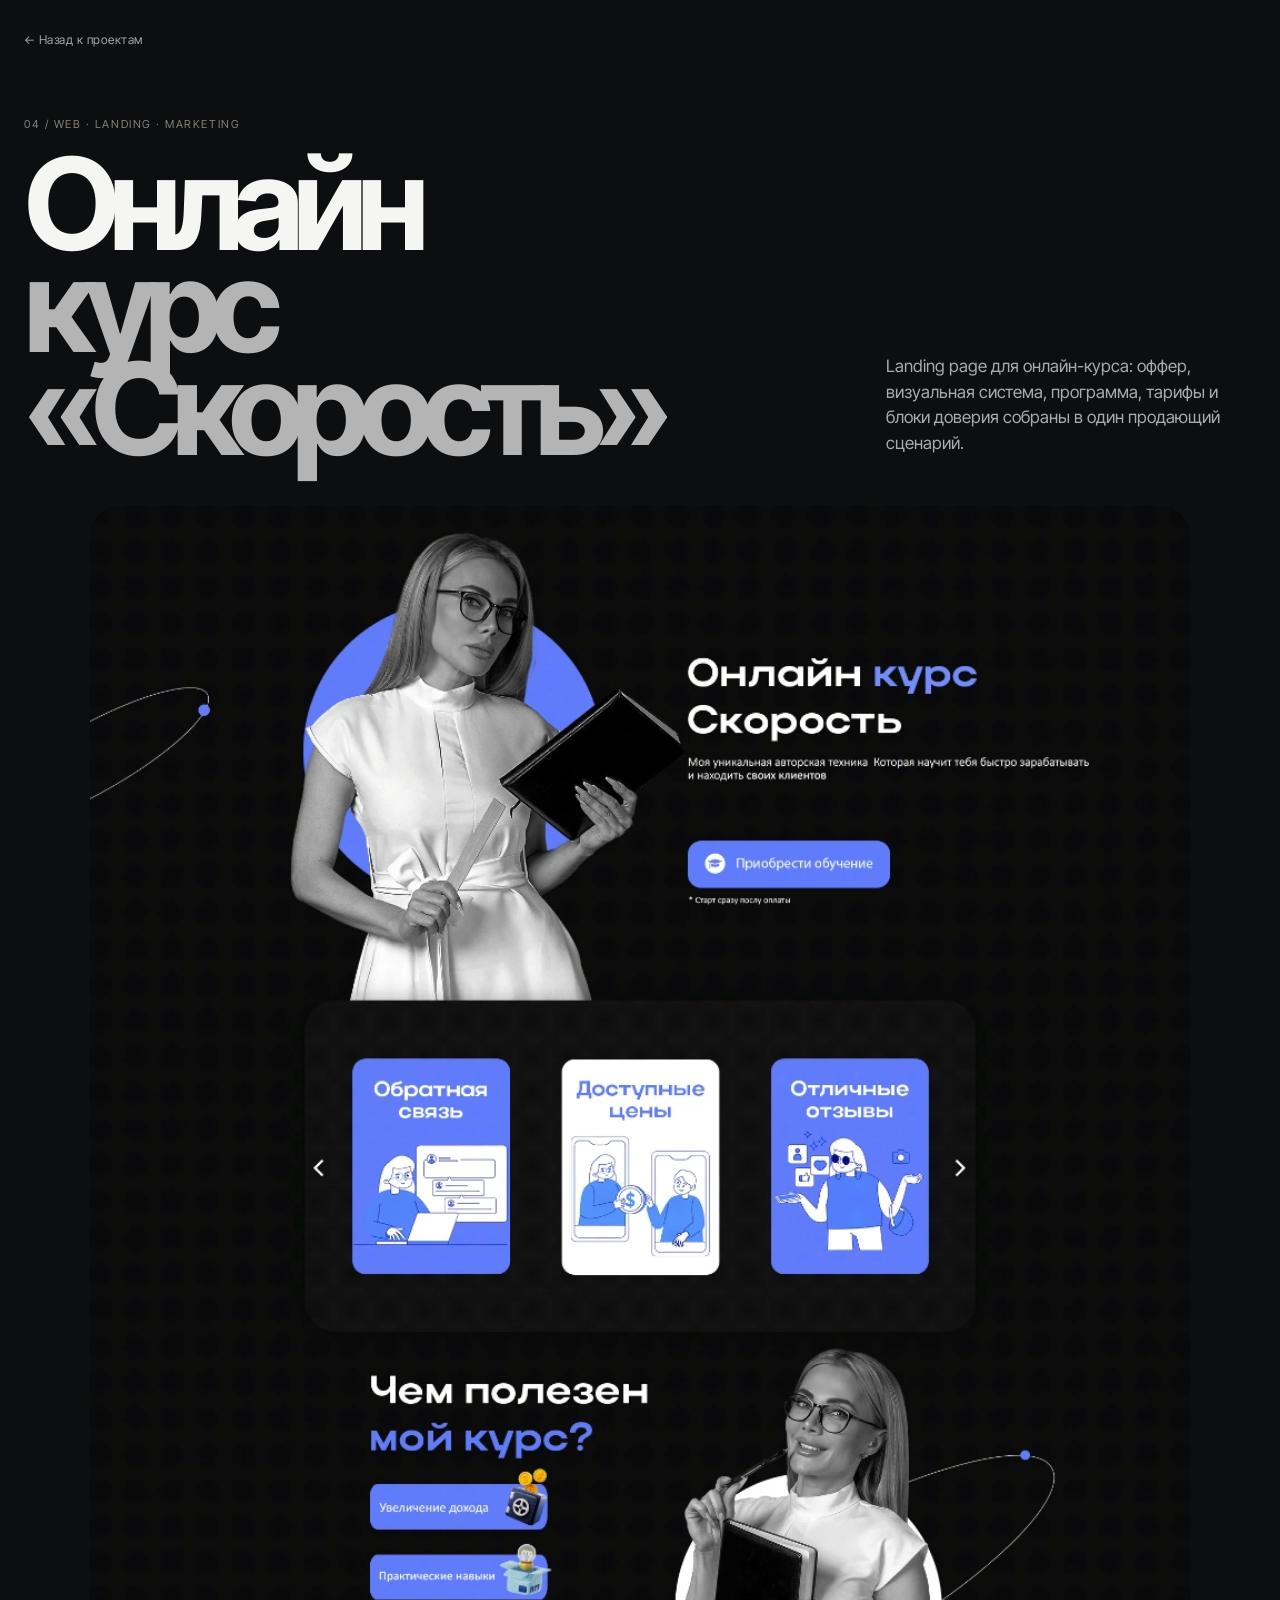
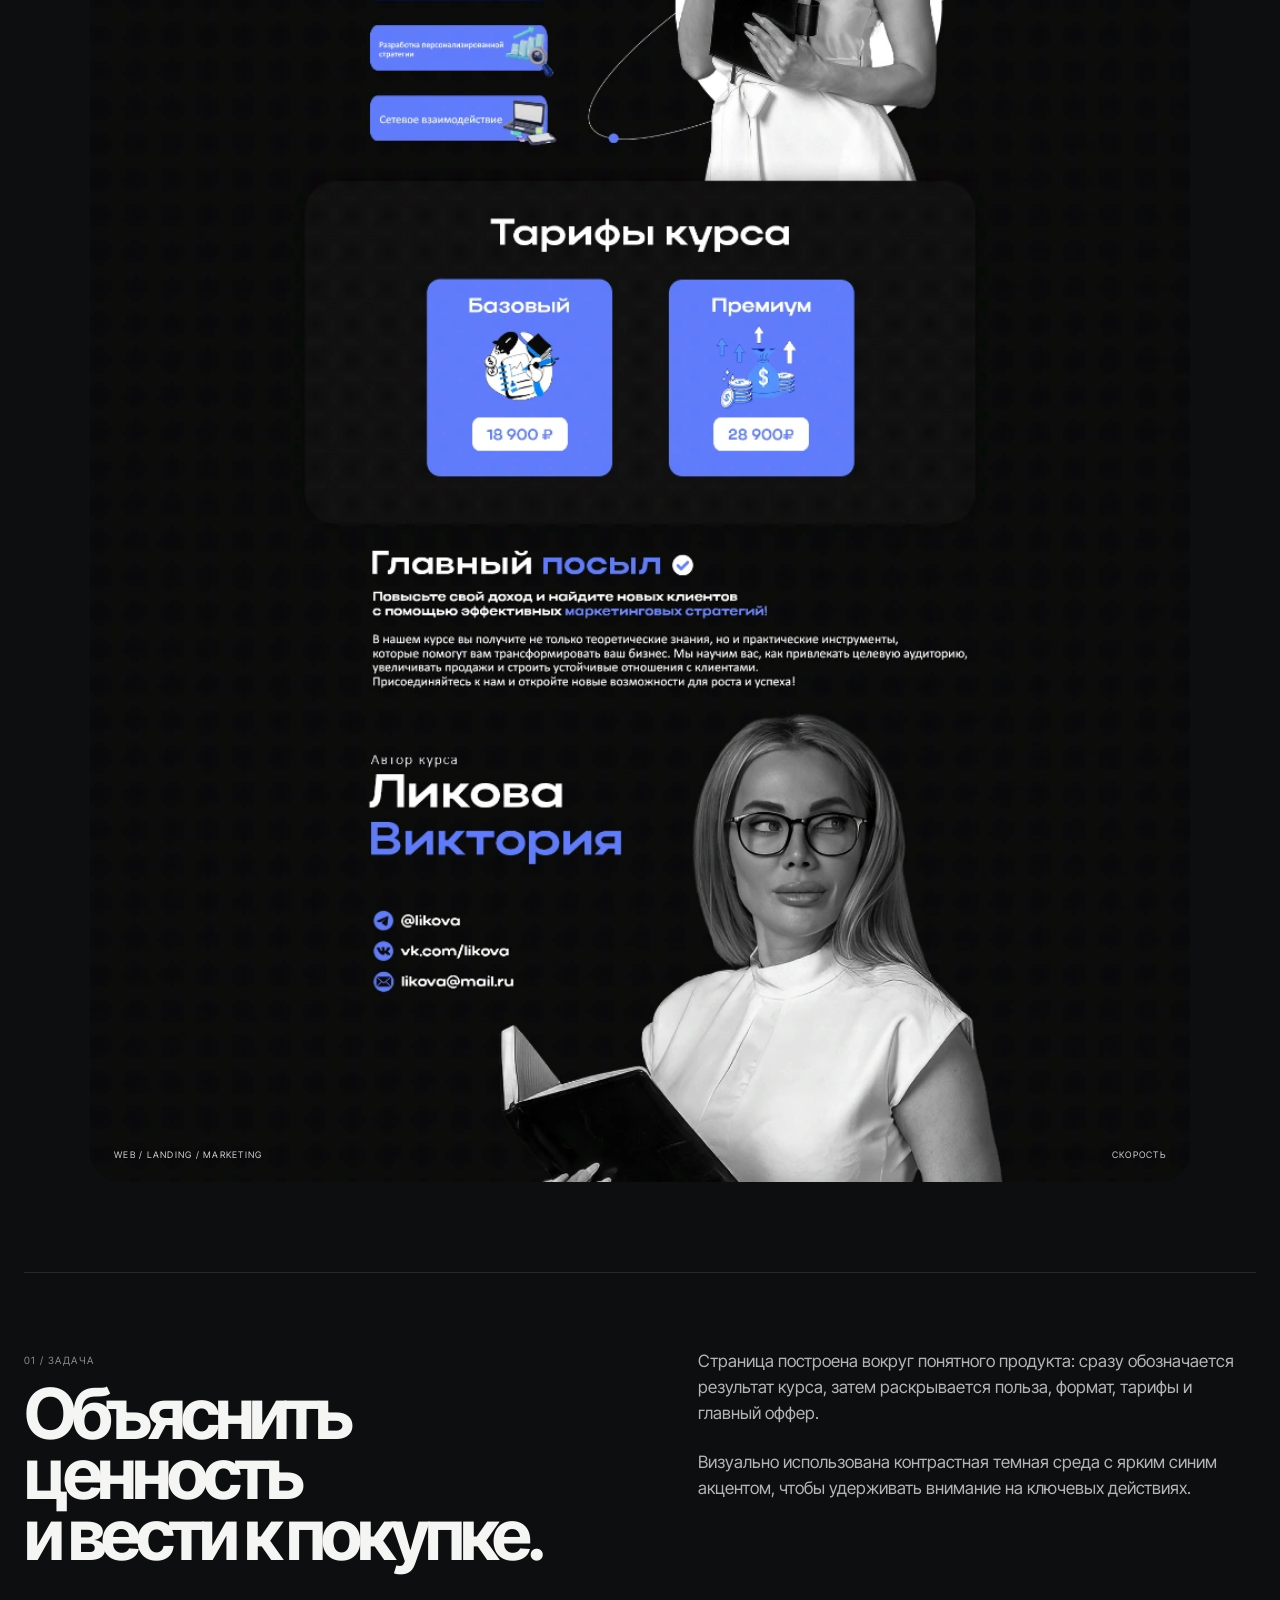
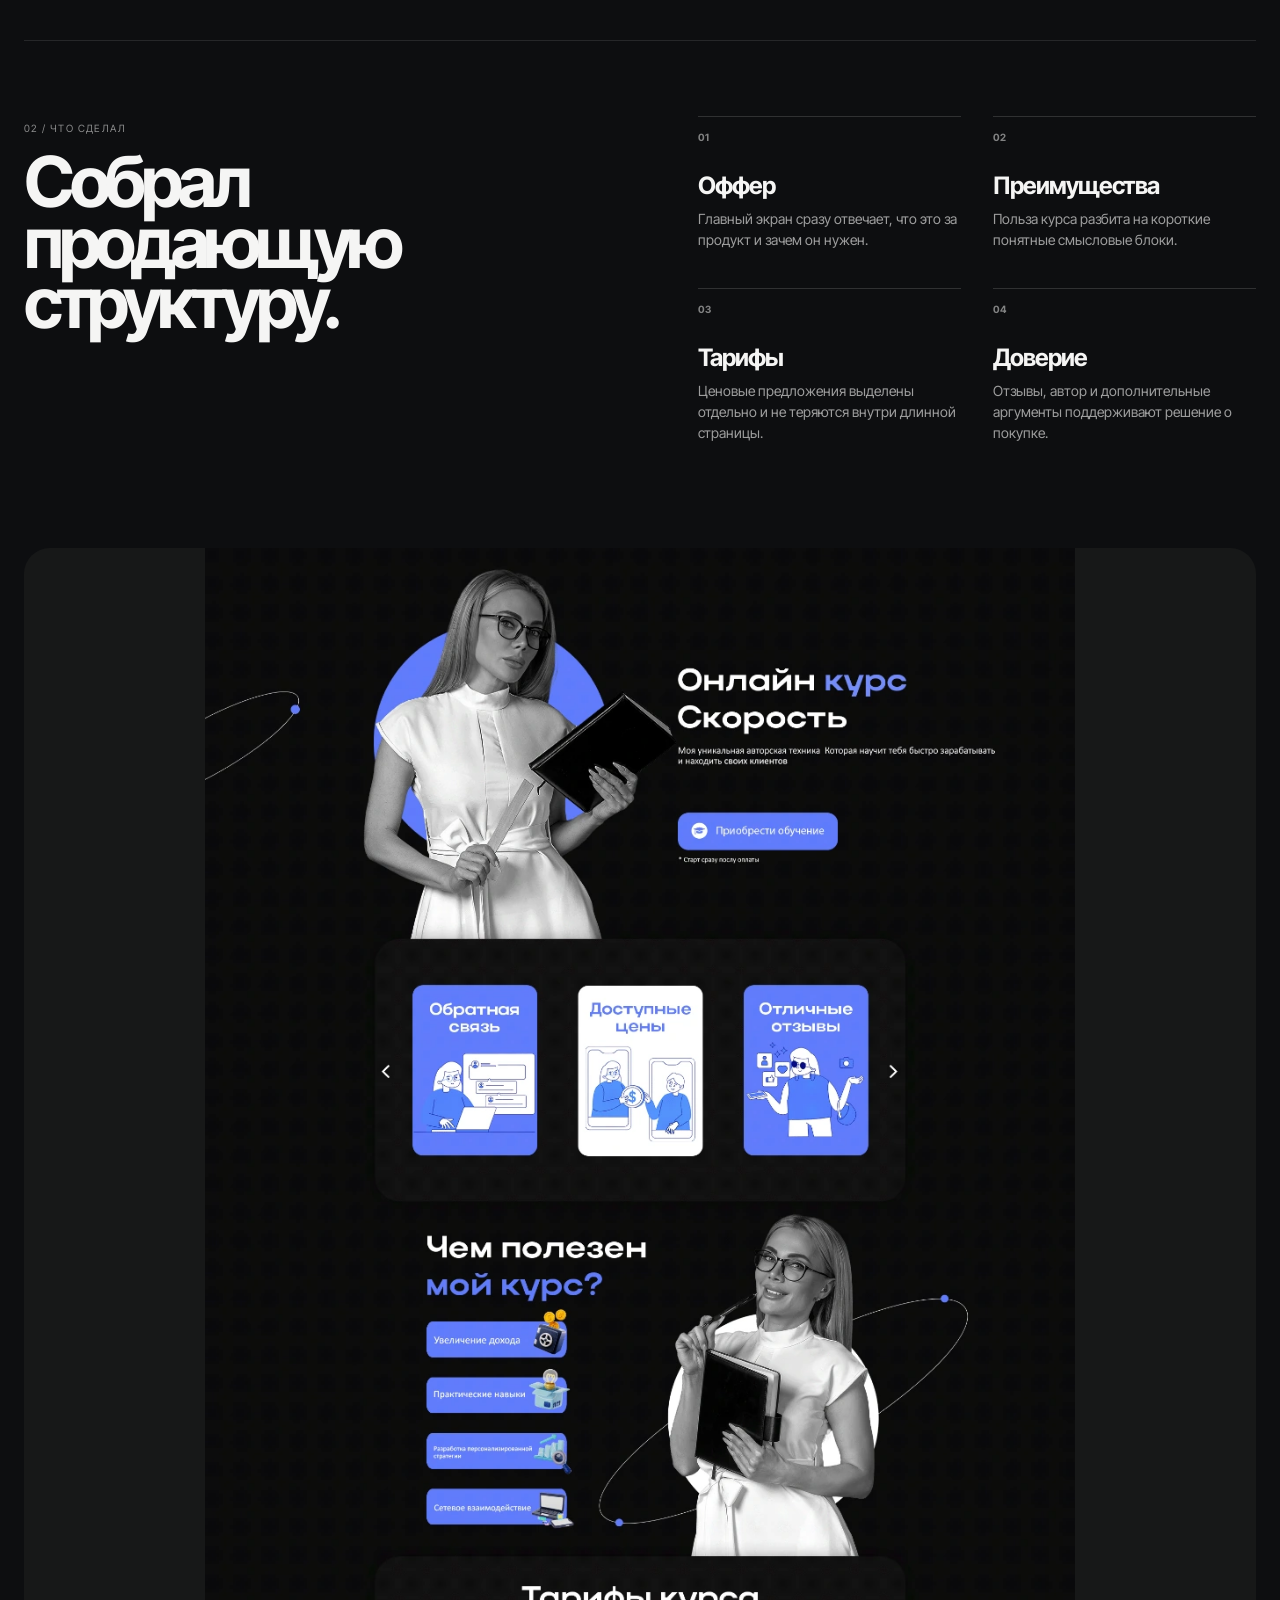
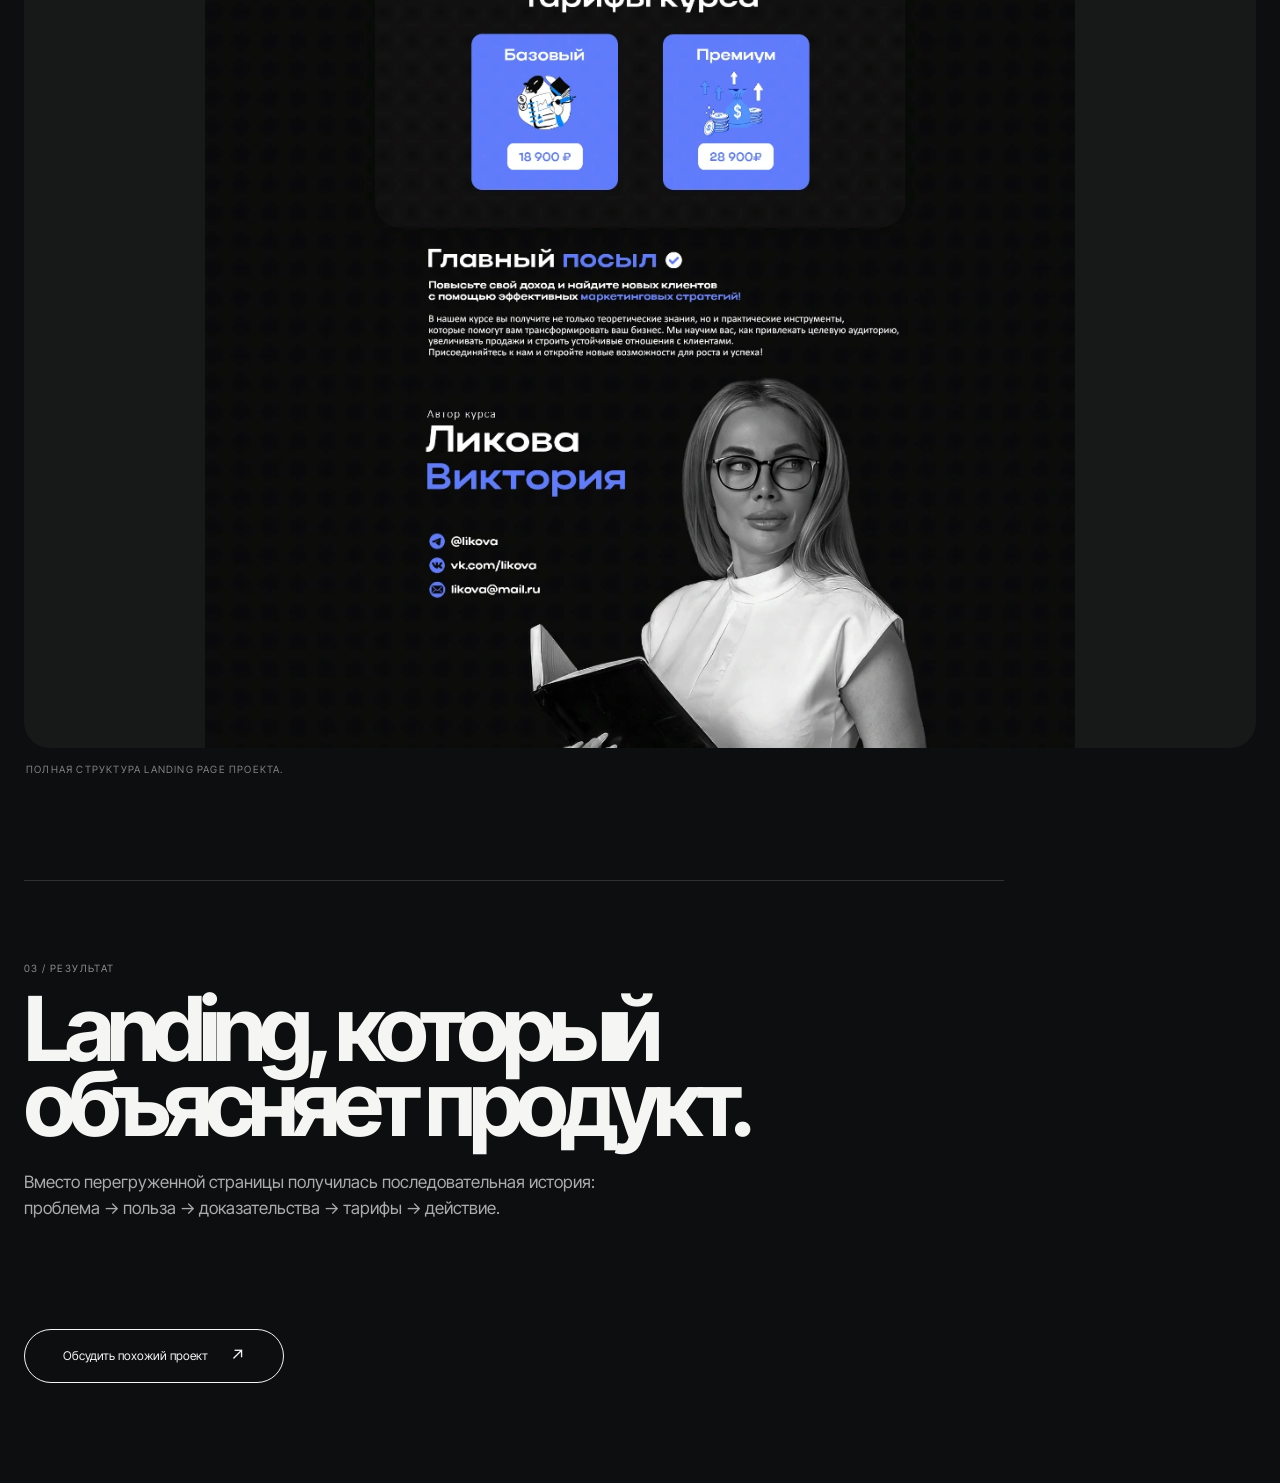
<file: project-idea.html>
<!doctype html><html lang="ru"><head><meta charset="utf-8"><meta name="viewport" content="width=device-width,initial-scale=1"><title>Скорость — Nikita Manin</title><link rel="preconnect" href="https://fonts.googleapis.com"><link rel="preconnect" href="https://fonts.gstatic.com" crossorigin><link href="https://fonts.googleapis.com/css2?family=Inter+Tight:wght@400;500;600;700;800&family=Manrope:wght@400;500;600;700;800&display=swap" rel="stylesheet"><link rel="stylesheet" href="style.css"></head><body class="case-page case-course-page"><main class="case-main">
<a class="detail-back" href="index.html#work">← Назад к проектам</a>
<div class="case-hero-head"><div><p class="eyebrow">04 / Web · Landing · Marketing</p><h1>Онлайн<br><span>курс «Скорость»</span></h1></div><p class="case-lead">Landing page для онлайн-курса: оффер, визуальная система, программа, тарифы и блоки доверия собраны в один продающий сценарий.</p></div>
<div class="case-cover"><img src="course-case-2k.webp" alt="Онлайн курс Скорость — сайт" loading="eager"><div class="case-cover-label"><span>WEB / LANDING / MARKETING</span><span>СКОРОСТЬ</span></div></div>
<section class="case-split"><div><span class="case-index">01 / Задача</span><h2>Объяснить ценность<br>и вести к покупке.</h2></div><div><p>Страница построена вокруг понятного продукта: сразу обозначается результат курса, затем раскрывается польза, формат, тарифы и главный оффер.</p><p>Визуально использована контрастная темная среда с ярким синим акцентом, чтобы удерживать внимание на ключевых действиях.</p></div></section>
<section class="case-split"><div><span class="case-index">02 / Что сделал</span><h2>Собрал продающую<br>структуру.</h2></div><div class="case-points"><div><b>01</b><strong>Оффер</strong><p>Главный экран сразу отвечает, что это за продукт и зачем он нужен.</p></div><div><b>02</b><strong>Преимущества</strong><p>Польза курса разбита на короткие понятные смысловые блоки.</p></div><div><b>03</b><strong>Тарифы</strong><p>Ценовые предложения выделены отдельно и не теряются внутри длинной страницы.</p></div><div><b>04</b><strong>Доверие</strong><p>Отзывы, автор и дополнительные аргументы поддерживают решение о покупке.</p></div></div></section>
<div class="case-gallery-single"><img src="course-case-2k.webp" alt="Онлайн курс Скорость — полный макет" loading="lazy"><p>Полная структура landing page проекта.</p></div>
<section class="case-result"><span class="case-index">03 / Результат</span><h2>Landing, который<br>объясняет продукт.</h2><p>Вместо перегруженной страницы получилась последовательная история: проблема → польза → доказательства → тарифы → действие.</p></section>
<a class="case-cta" href="index.html#contact">Обсудить похожий проект <b>↗</b></a>
</main><script src="script.js"></script></body></html>
</file>
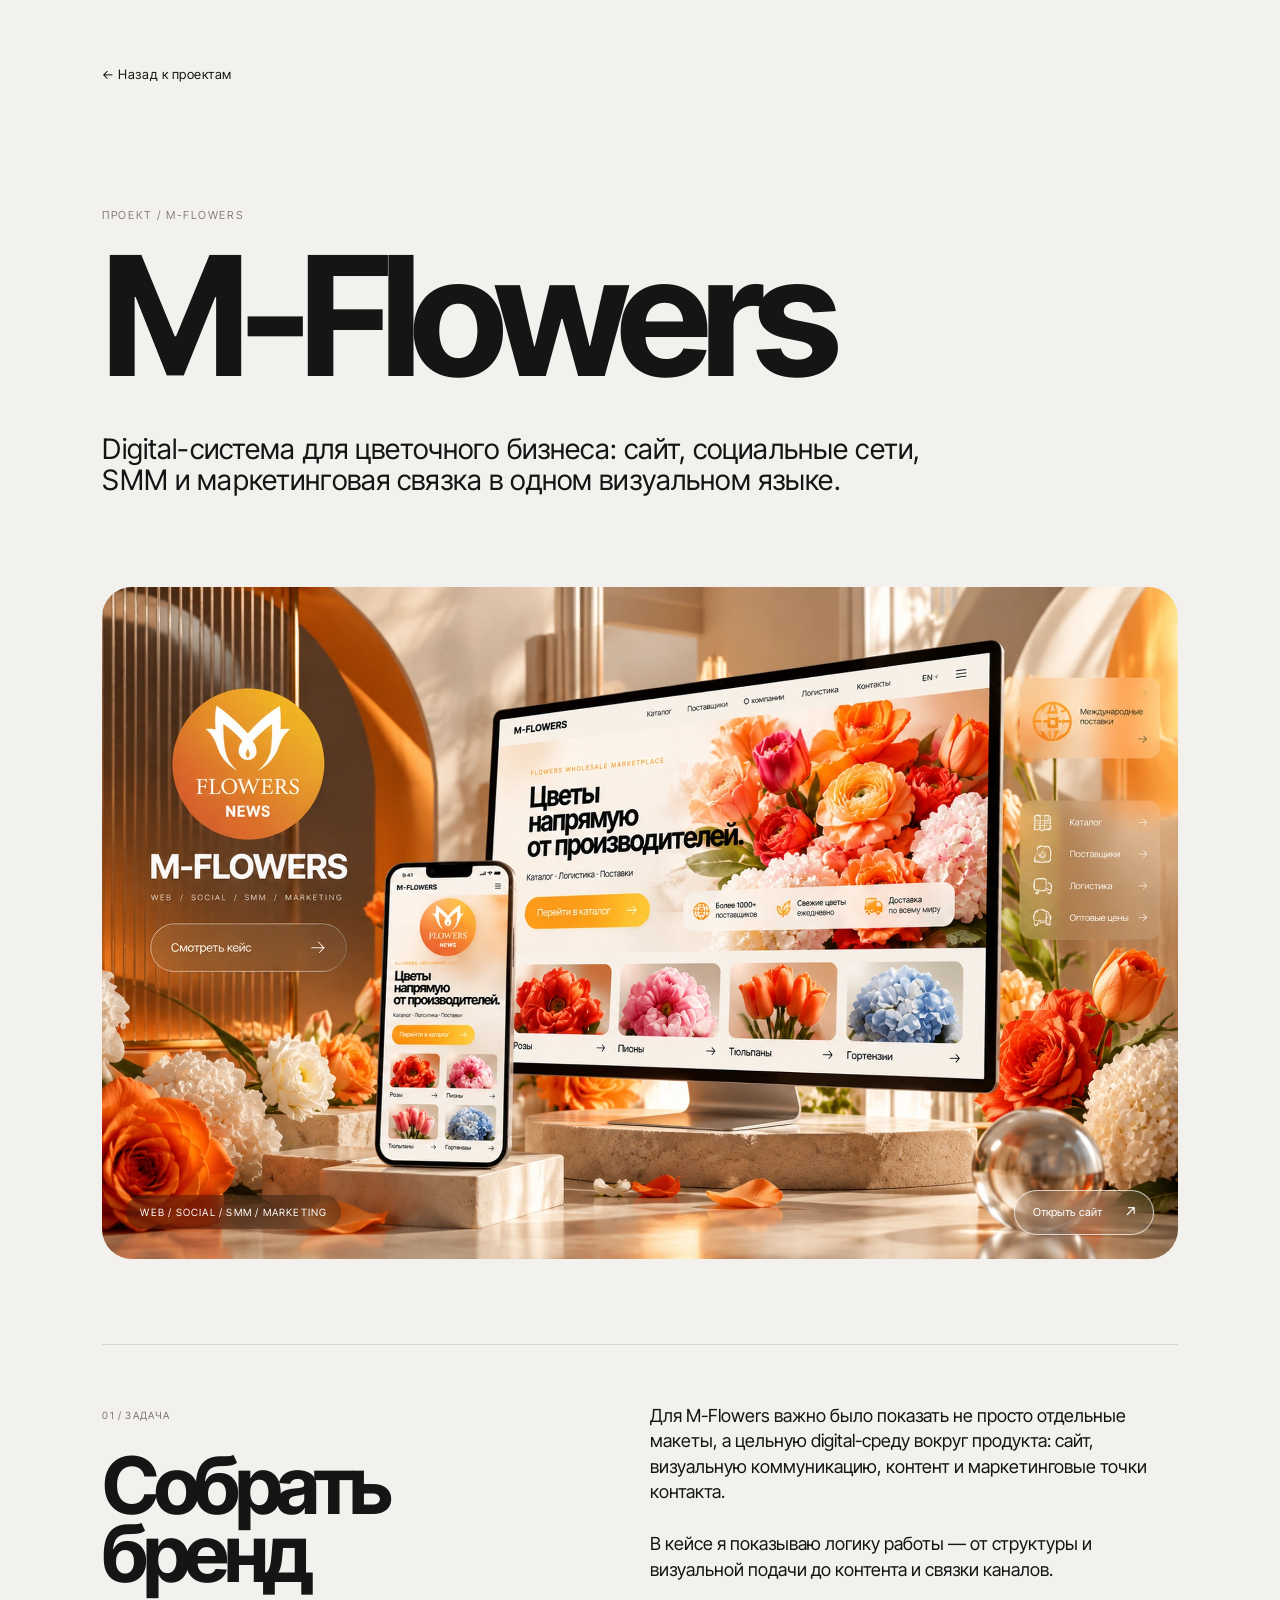
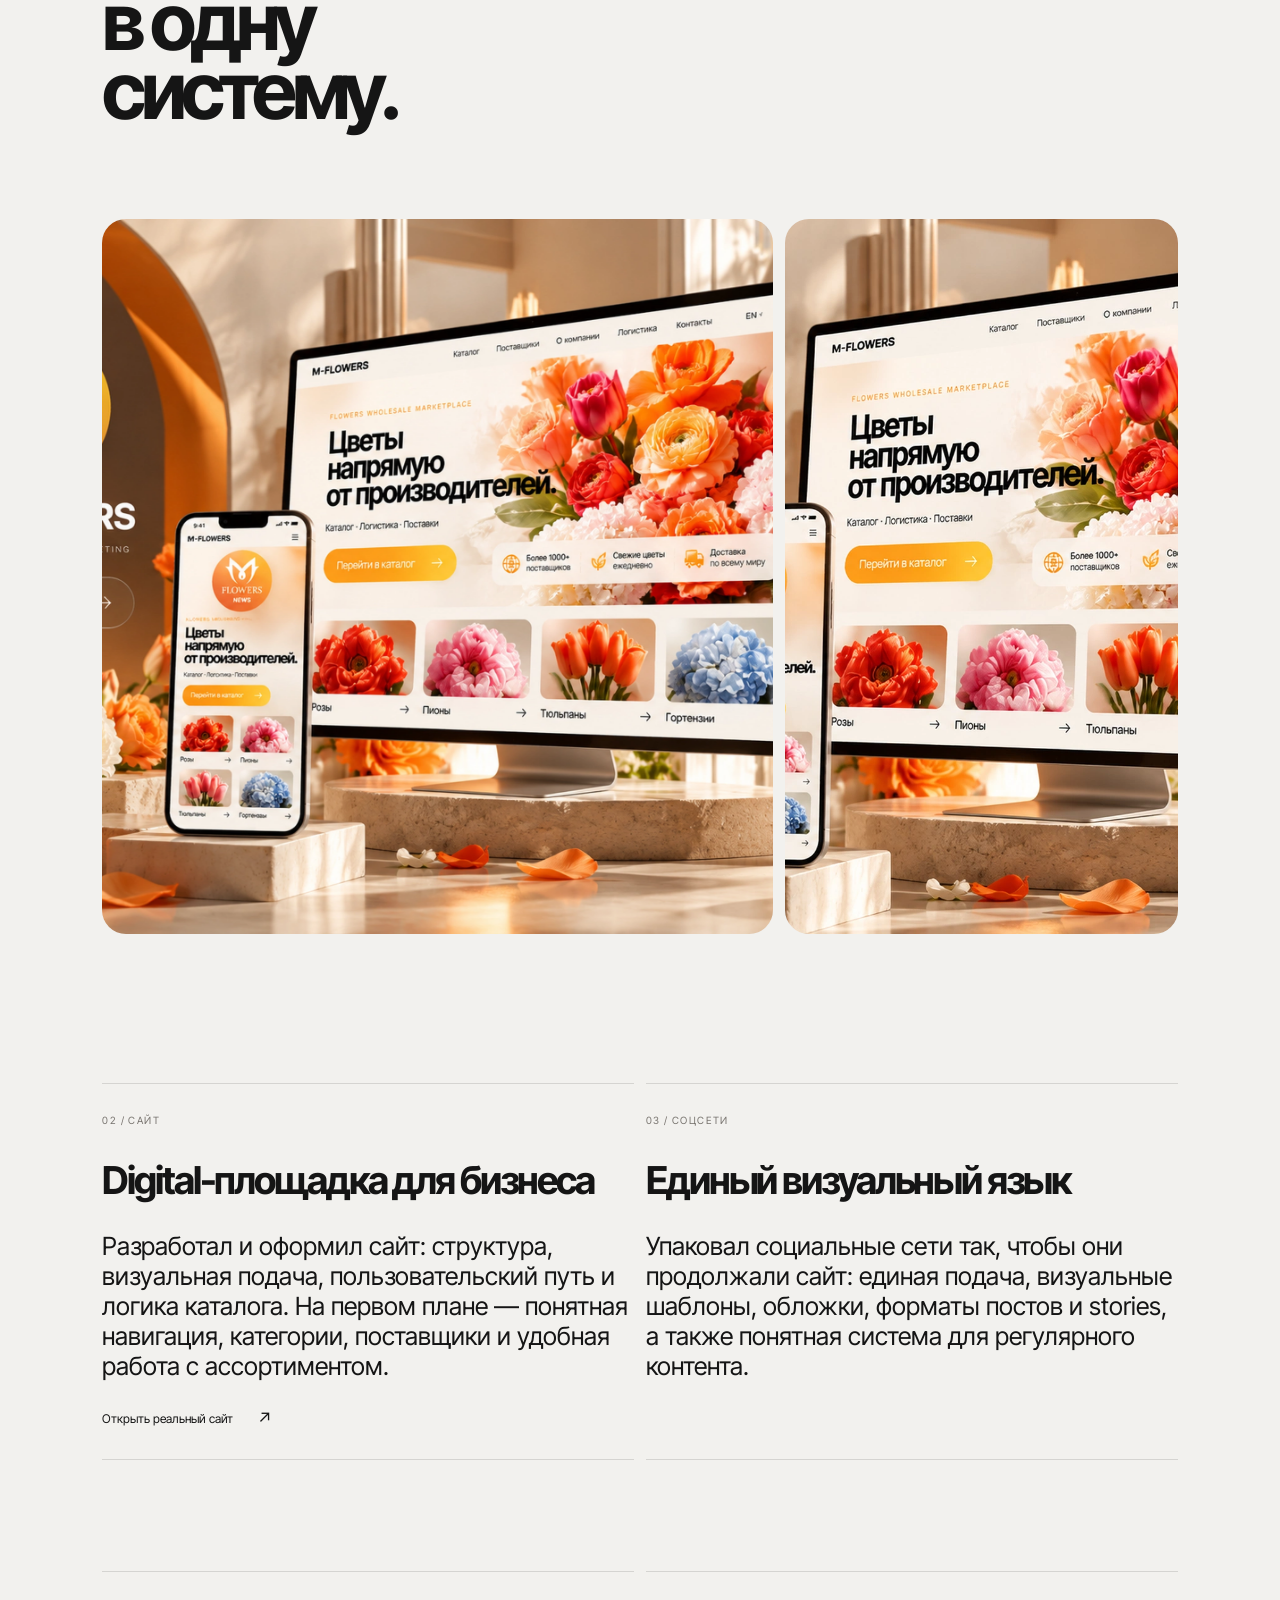
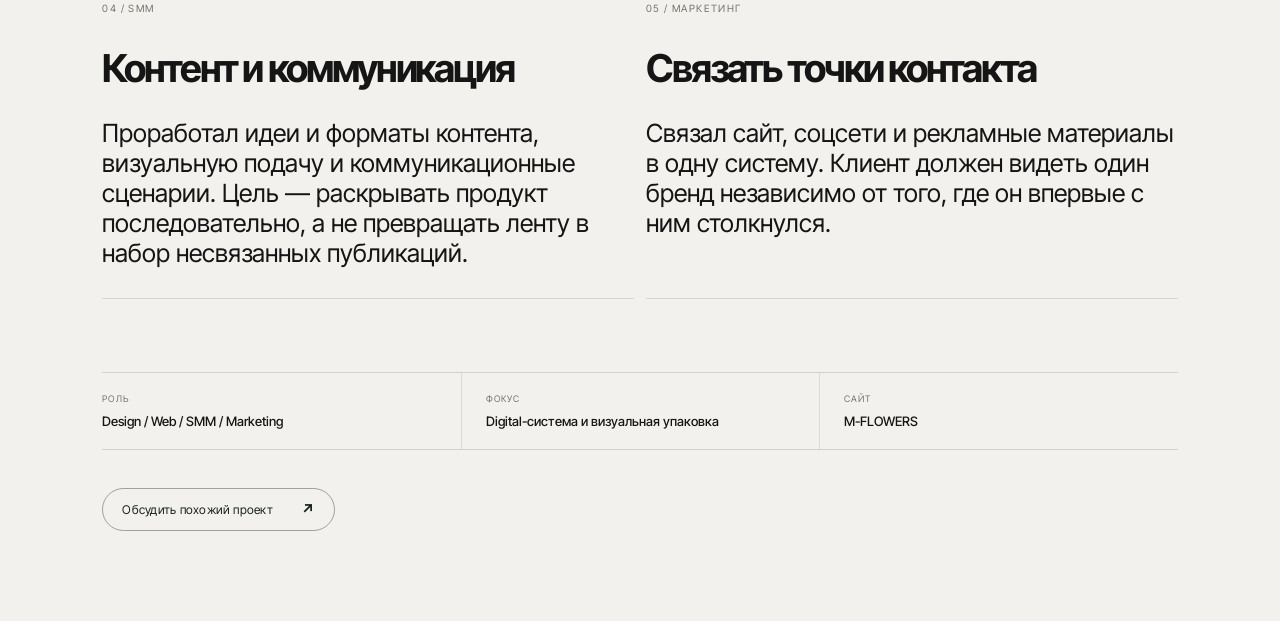
<file: project-system.html>
<!doctype html><html lang="ru"><head><meta charset="utf-8"><meta name="viewport" content="width=device-width,initial-scale=1"><title>M-Flowers — Nikita Manin</title><link rel="preconnect" href="https://fonts.googleapis.com"><link rel="preconnect" href="https://fonts.gstatic.com" crossorigin><link href="https://fonts.googleapis.com/css2?family=Inter+Tight:wght@400;500;600;700;800&family=Manrope:wght@400;500;600;700;800&display=swap" rel="stylesheet"><link rel="stylesheet" href="style.css"></head><body class="detail-page project-detail mf-case-page"><main class="detail-main">
<a class="detail-back" href="index.html#work">← Назад к проектам</a>
<p class="eyebrow">Проект / M-Flowers</p>
<h1>M-Flowers</h1>
<p class="detail-lead">Digital-система для цветочного бизнеса: сайт, социальные сети, SMM и маркетинговая связка в одном визуальном языке.</p>
<div class="mf-case-hero"><img src="mflowers-case-2k.webp" alt="M-FLOWERS — digital-проект" loading="eager" decoding="async"><div class="mf-case-hero-caption"><span>WEB / SOCIAL / SMM / MARKETING</span><a href="https://m-flowers.com/en" target="_blank" rel="noreferrer">Открыть сайт <b>↗</b></a></div></div>
<div class="mf-case-intro"><div><span class="mf-kicker">01 / Задача</span><h2>Собрать бренд<br>в одну систему.</h2></div><div><p>Для M-Flowers важно было показать не просто отдельные макеты, а цельную digital-среду вокруг продукта: сайт, визуальную коммуникацию, контент и маркетинговые точки контакта.</p><p>В кейсе я показываю логику работы — от структуры и визуальной подачи до контента и связки каналов.</p></div></div>
<div class="mf-case-gallery"><figure><img src="mflowers-detail-2k.webp" alt="M-FLOWERS — визуальная подача проекта" loading="lazy" decoding="async"><figcaption>Визуальная система и digital-подача</figcaption></figure><figure><img src="mflowers-card-2k.webp" alt="M-FLOWERS — сайт и мобильная версия" loading="lazy" decoding="async"><figcaption>Сайт и мобильная версия</figcaption></figure></div>
<div class="detail-grid mf-detail-grid"><div class="project-detail-card"><span>02 / Сайт</span><h2>Digital-площадка для бизнеса</h2><p>Разработал и оформил сайт: структура, визуальная подача, пользовательский путь и логика каталога. На первом плане — понятная навигация, категории, поставщики и удобная работа с ассортиментом.</p><a class="detail-external" href="https://m-flowers.com/en" target="_blank" rel="noreferrer">Открыть реальный сайт <b>↗</b></a></div><div class="project-detail-card"><span>03 / Соцсети</span><h2>Единый визуальный язык</h2><p>Упаковал социальные сети так, чтобы они продолжали сайт: единая подача, визуальные шаблоны, обложки, форматы постов и stories, а также понятная система для регулярного контента.</p></div><div class="project-detail-card"><span>04 / SMM</span><h2>Контент и коммуникация</h2><p>Проработал идеи и форматы контента, визуальную подачу и коммуникационные сценарии. Цель — раскрывать продукт последовательно, а не превращать ленту в набор несвязанных публикаций.</p></div><div class="project-detail-card"><span>05 / Маркетинг</span><h2>Связать точки контакта</h2><p>Связал сайт, соцсети и рекламные материалы в одну систему. Клиент должен видеть один бренд независимо от того, где он впервые с ним столкнулся.</p></div></div>
<div class="mf-case-facts"><div><span>Роль</span><b>Design / Web / SMM / Marketing</b></div><div><span>Фокус</span><b>Digital-система и визуальная упаковка</b></div><div><span>Сайт</span><b>M-FLOWERS</b></div></div>
<a class="contact-btn" href="index.html#contact">Обсудить похожий проект <b>↗</b></a>
</main><script src="script.js"></script></body></html>
</file>
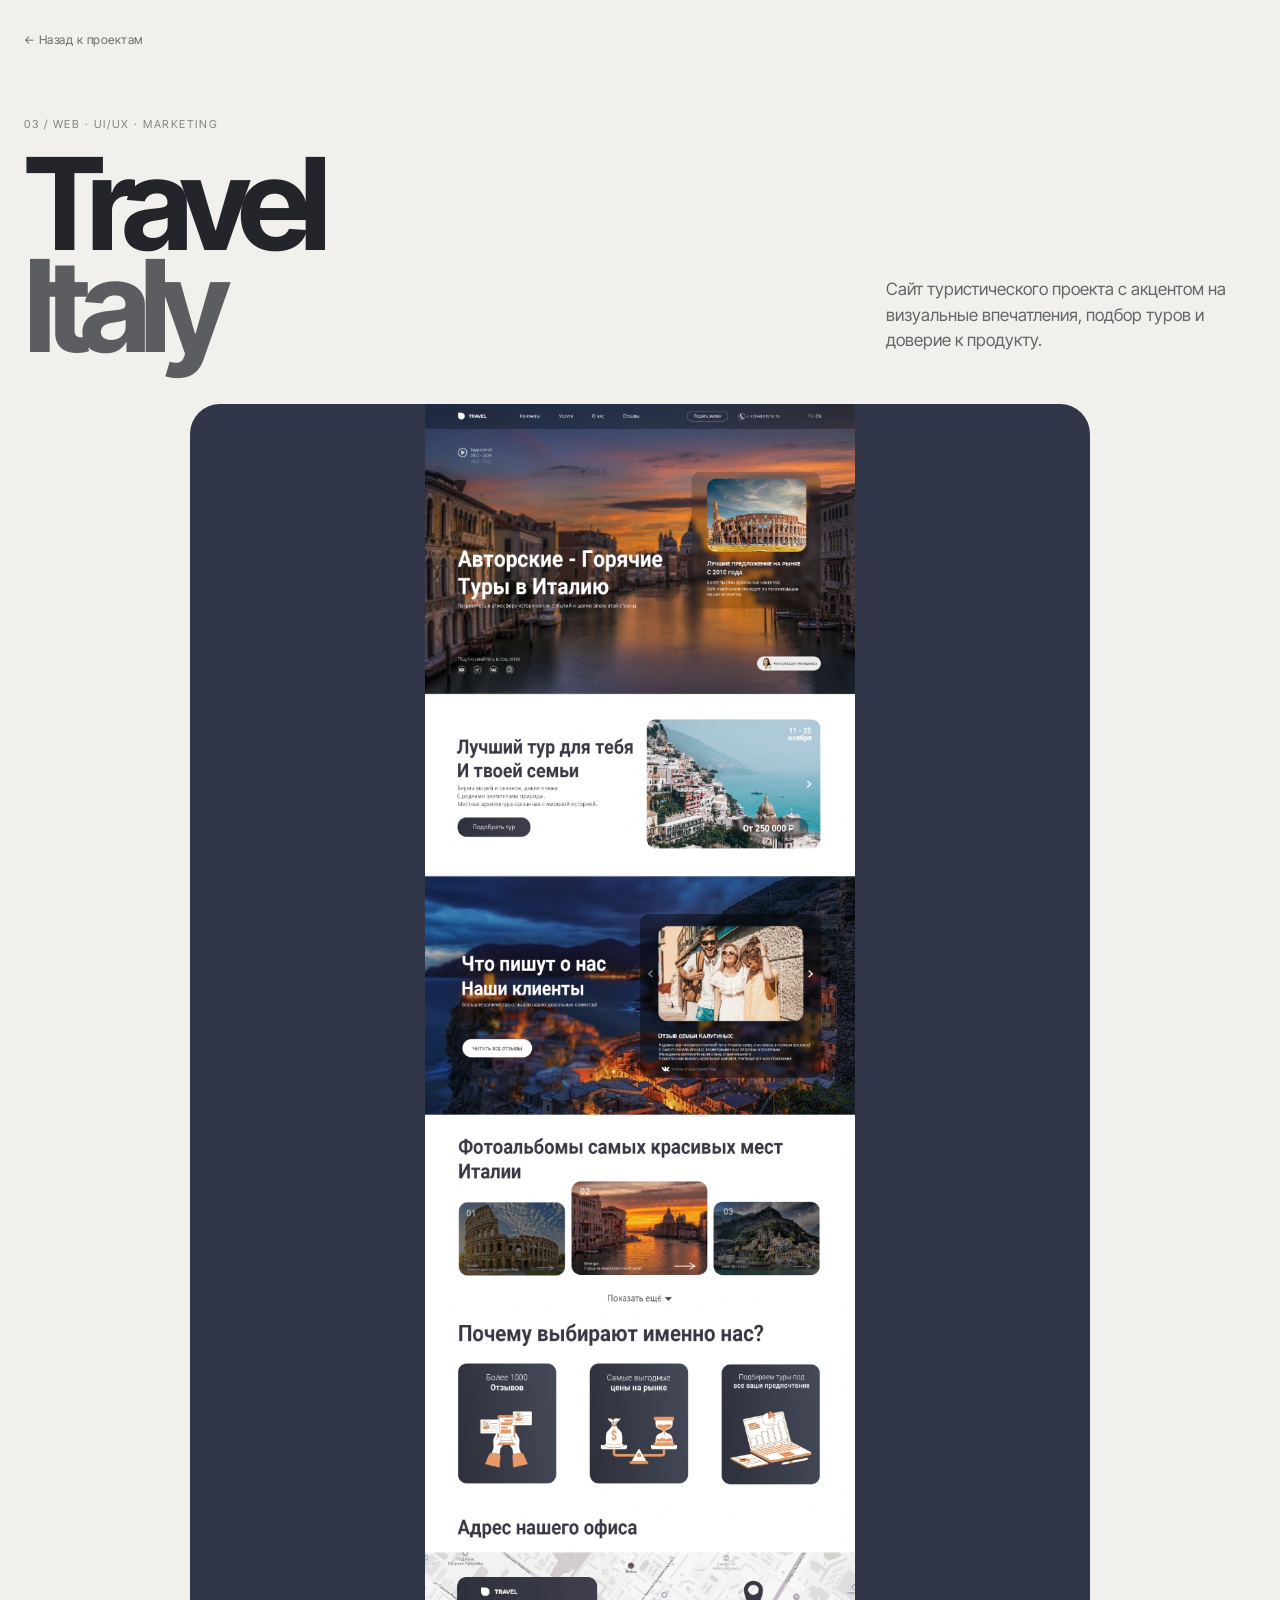
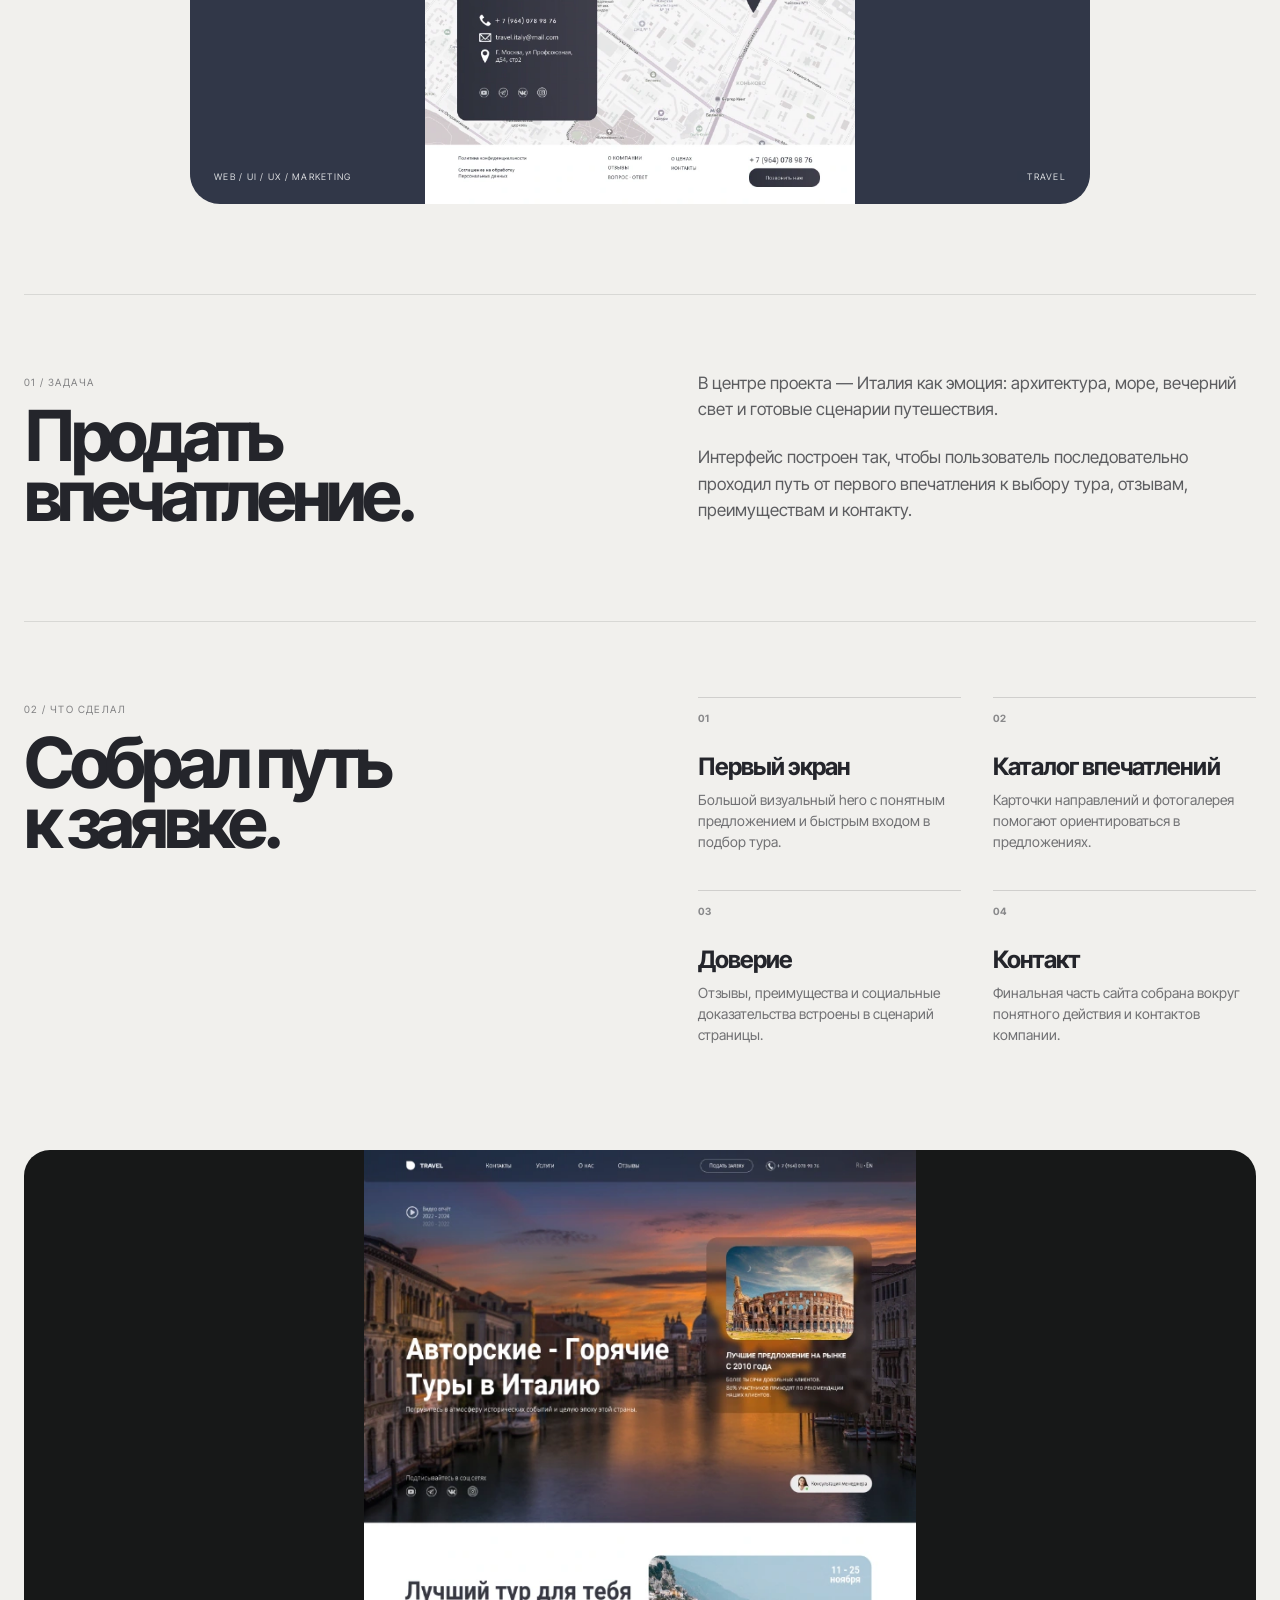
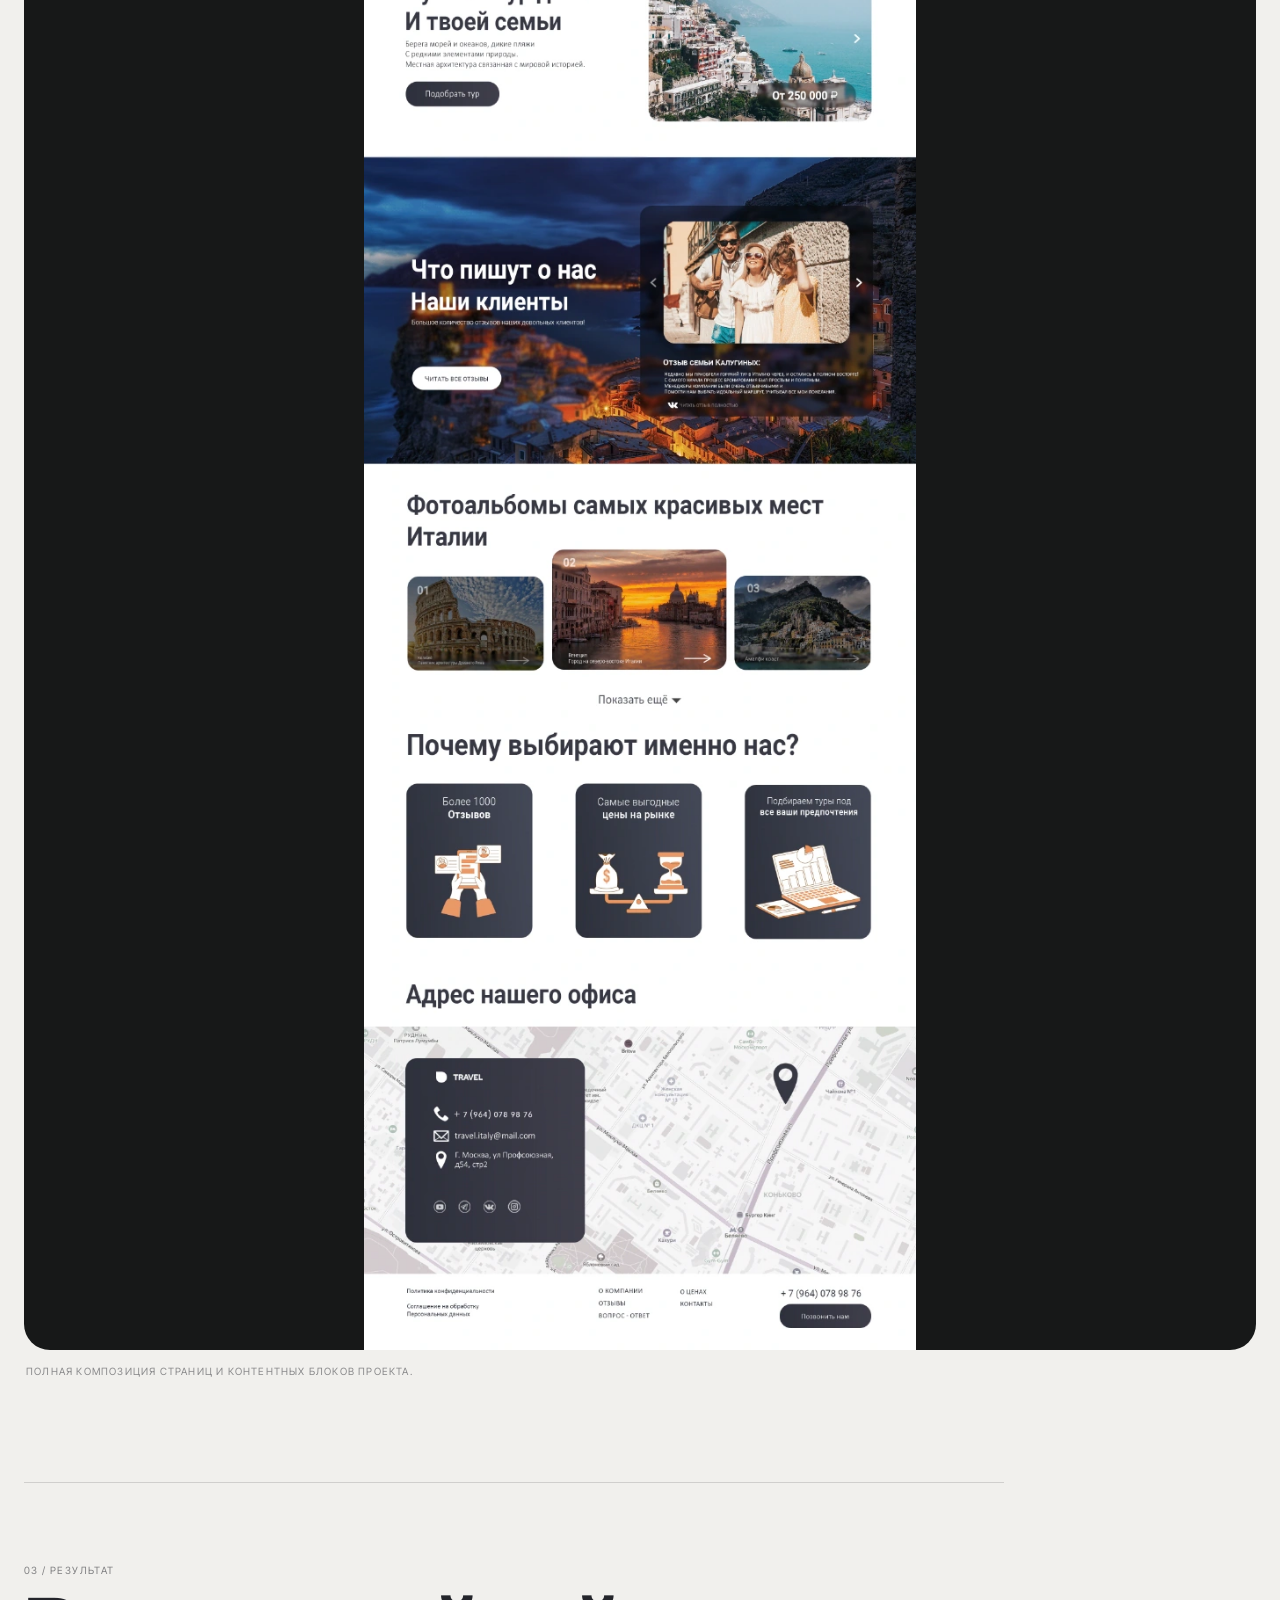
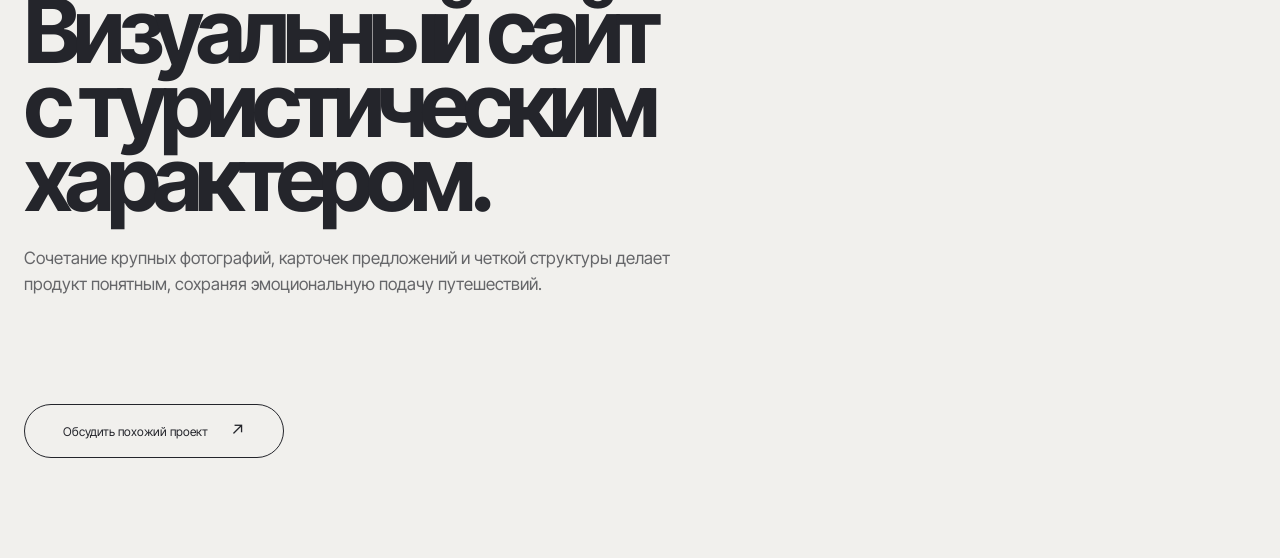
<file: project-travel.html>
<!doctype html><html lang="ru"><head><meta charset="utf-8"><meta name="viewport" content="width=device-width,initial-scale=1"><title>Travel — Nikita Manin</title><link rel="preconnect" href="https://fonts.googleapis.com"><link rel="preconnect" href="https://fonts.gstatic.com" crossorigin><link href="https://fonts.googleapis.com/css2?family=Inter+Tight:wght@400;500;600;700;800&family=Manrope:wght@400;500;600;700;800&display=swap" rel="stylesheet"><link rel="stylesheet" href="style.css"></head><body class="case-page case-travel-page"><main class="case-main">
<a class="detail-back" href="index.html#work">← Назад к проектам</a>
<div class="case-hero-head"><div><p class="eyebrow">03 / Web · UI/UX · Marketing</p><h1>Travel<br><span>Italy</span></h1></div><p class="case-lead">Сайт туристического проекта с акцентом на визуальные впечатления, подбор туров и доверие к продукту.</p></div>
<div class="case-cover"><img src="travel-case-2k.webp" alt="Travel — сайт туристического проекта" loading="eager"><div class="case-cover-label"><span>WEB / UI / UX / MARKETING</span><span>TRAVEL</span></div></div>
<section class="case-split"><div><span class="case-index">01 / Задача</span><h2>Продать<br>впечатление.</h2></div><div><p>В центре проекта — Италия как эмоция: архитектура, море, вечерний свет и готовые сценарии путешествия.</p><p>Интерфейс построен так, чтобы пользователь последовательно проходил путь от первого впечатления к выбору тура, отзывам, преимуществам и контакту.</p></div></section>
<section class="case-split"><div><span class="case-index">02 / Что сделал</span><h2>Собрал путь<br>к заявке.</h2></div><div class="case-points"><div><b>01</b><strong>Первый экран</strong><p>Большой визуальный hero с понятным предложением и быстрым входом в подбор тура.</p></div><div><b>02</b><strong>Каталог впечатлений</strong><p>Карточки направлений и фотогалерея помогают ориентироваться в предложениях.</p></div><div><b>03</b><strong>Доверие</strong><p>Отзывы, преимущества и социальные доказательства встроены в сценарий страницы.</p></div><div><b>04</b><strong>Контакт</strong><p>Финальная часть сайта собрана вокруг понятного действия и контактов компании.</p></div></div></section>
<div class="case-gallery-single"><img src="travel-case-2k.webp" alt="Travel — полный макет сайта" loading="lazy"><p>Полная композиция страниц и контентных блоков проекта.</p></div>
<section class="case-result"><span class="case-index">03 / Результат</span><h2>Визуальный сайт<br>с туристическим характером.</h2><p>Сочетание крупных фотографий, карточек предложений и четкой структуры делает продукт понятным, сохраняя эмоциональную подачу путешествий.</p></section>
<a class="case-cta" href="index.html#contact">Обсудить похожий проект <b>↗</b></a>
</main><script src="script.js"></script></body></html>
</file>
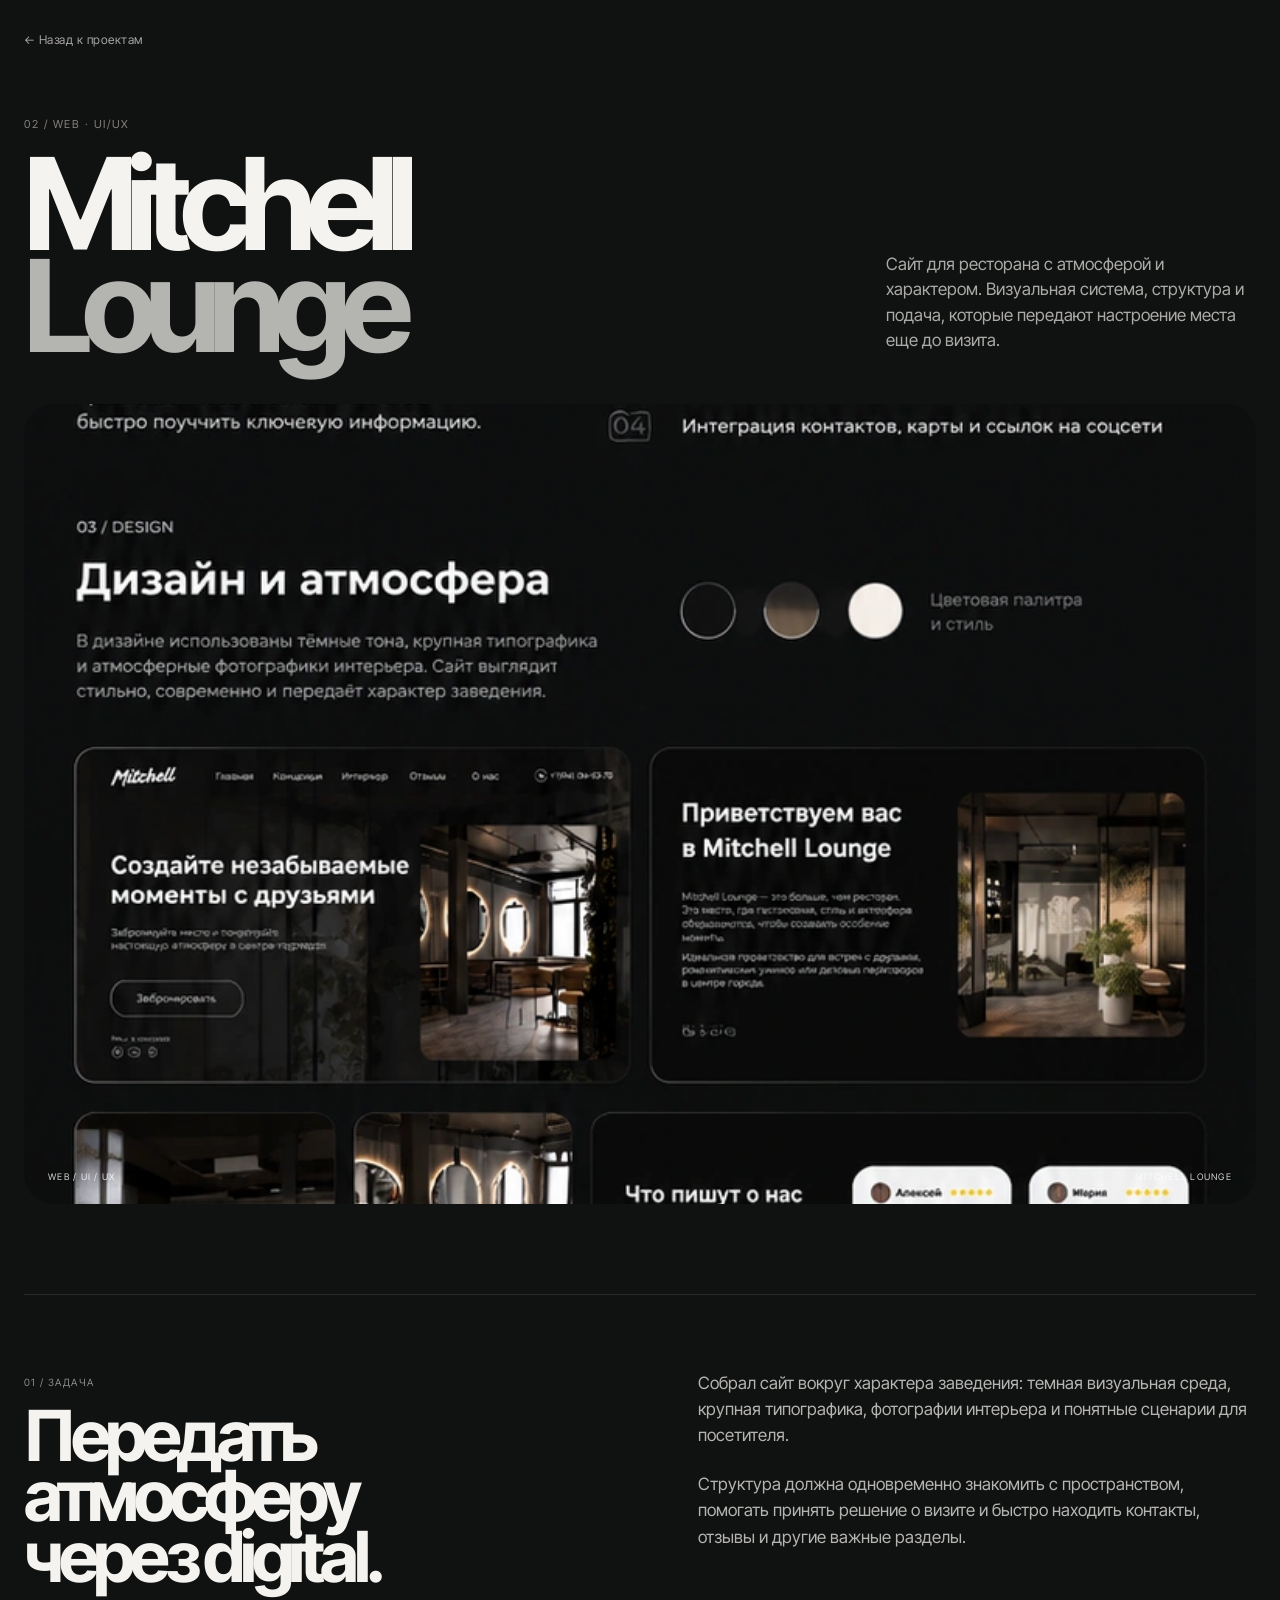
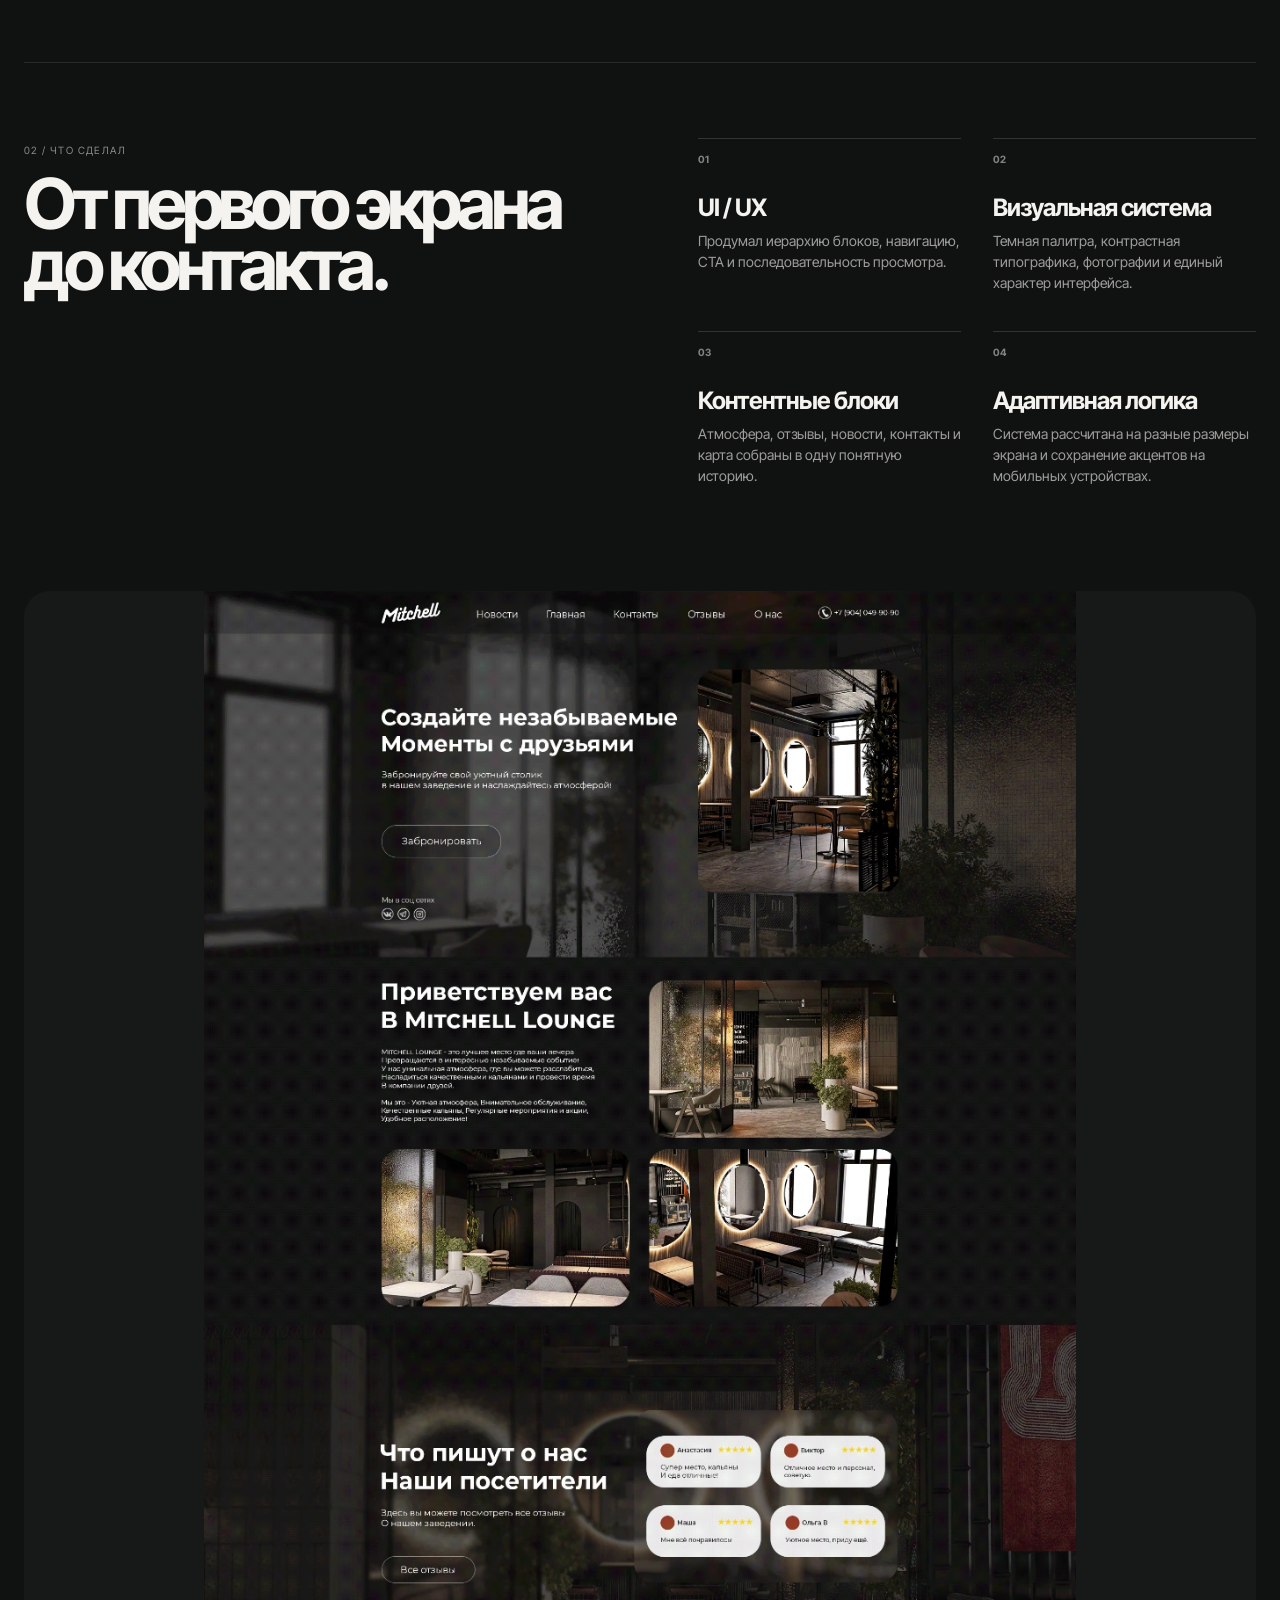
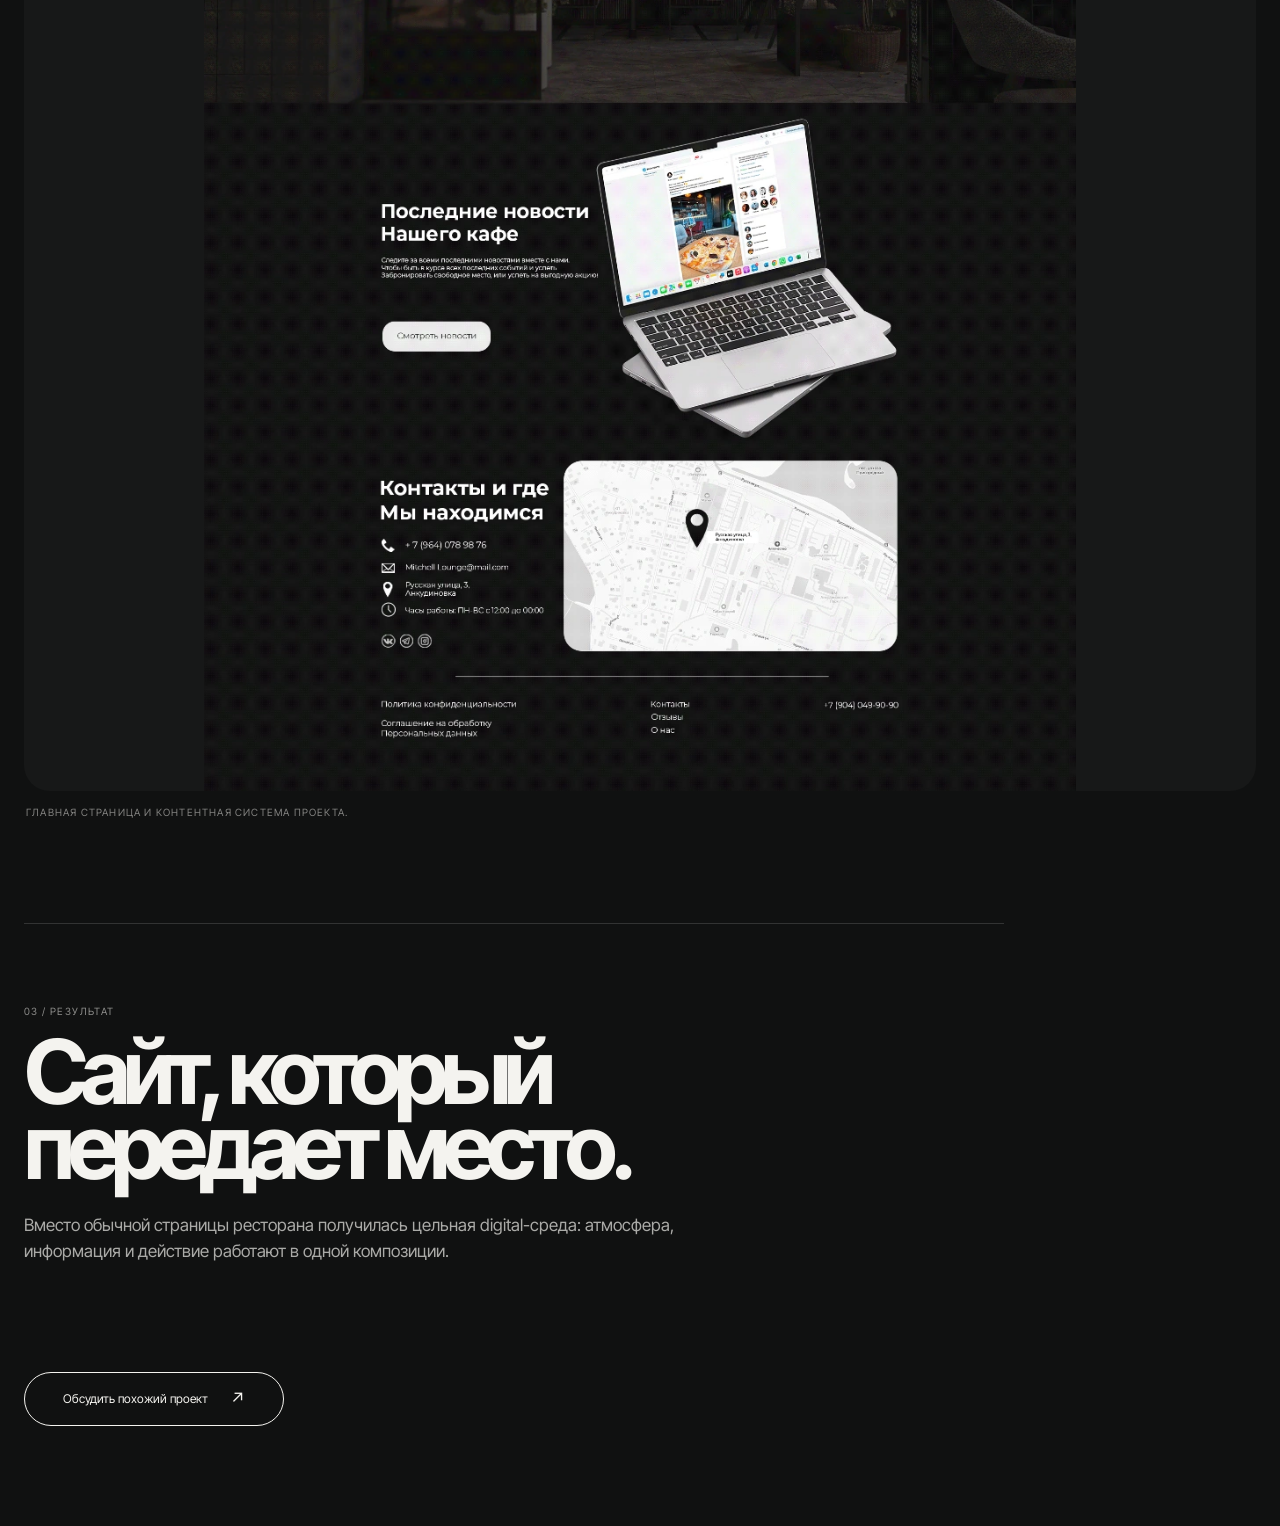
<file: project-web.html>
<!doctype html><html lang="ru"><head><meta charset="utf-8"><meta name="viewport" content="width=device-width,initial-scale=1"><title>Mitchell Lounge — Nikita Manin</title><link rel="preconnect" href="https://fonts.googleapis.com"><link rel="preconnect" href="https://fonts.gstatic.com" crossorigin><link href="https://fonts.googleapis.com/css2?family=Inter+Tight:wght@400;500;600;700;800&family=Manrope:wght@400;500;600;700;800&display=swap" rel="stylesheet"><link rel="stylesheet" href="style.css"></head><body class="case-page case-dark-page"><main class="case-main">
<a class="detail-back" href="index.html#work">← Назад к проектам</a>
<div class="case-hero-head"><div><p class="eyebrow">02 / Web · UI/UX</p><h1>Mitchell<br><span>Lounge</span></h1></div><p class="case-lead">Сайт для ресторана с атмосферой и характером. Визуальная система, структура и подача, которые передают настроение места еще до визита.</p></div>
<div class="case-cover"><img src="mitchell-case-2k.webp" alt="Mitchell Lounge — кейс сайта" loading="eager"><div class="case-cover-label"><span>WEB / UI / UX</span><span>MITCHELL LOUNGE</span></div></div>
<section class="case-split"><div><span class="case-index">01 / Задача</span><h2>Передать атмосферу<br>через digital.</h2></div><div><p>Собрал сайт вокруг характера заведения: темная визуальная среда, крупная типографика, фотографии интерьера и понятные сценарии для посетителя.</p><p>Структура должна одновременно знакомить с пространством, помогать принять решение о визите и быстро находить контакты, отзывы и другие важные разделы.</p></div></section>
<section class="case-split"><div><span class="case-index">02 / Что сделал</span><h2>От первого экрана<br>до контакта.</h2></div><div class="case-points"><div><b>01</b><strong>UI / UX</strong><p>Продумал иерархию блоков, навигацию, CTA и последовательность просмотра.</p></div><div><b>02</b><strong>Визуальная система</strong><p>Темная палитра, контрастная типографика, фотографии и единый характер интерфейса.</p></div><div><b>03</b><strong>Контентные блоки</strong><p>Атмосфера, отзывы, новости, контакты и карта собраны в одну понятную историю.</p></div><div><b>04</b><strong>Адаптивная логика</strong><p>Система рассчитана на разные размеры экрана и сохранение акцентов на мобильных устройствах.</p></div></div></section>
<div class="case-gallery-single"><img src="mitchell-site-2k.webp" alt="Mitchell Lounge — главная страница сайта" loading="lazy"><p>Главная страница и контентная система проекта.</p></div>
<section class="case-result"><span class="case-index">03 / Результат</span><h2>Сайт, который<br>передает место.</h2><p>Вместо обычной страницы ресторана получилась цельная digital-среда: атмосфера, информация и действие работают в одной композиции.</p></section>
<a class="case-cta" href="index.html#contact">Обсудить похожий проект <b>↗</b></a>
</main><script src="script.js"></script></body></html>
</file>
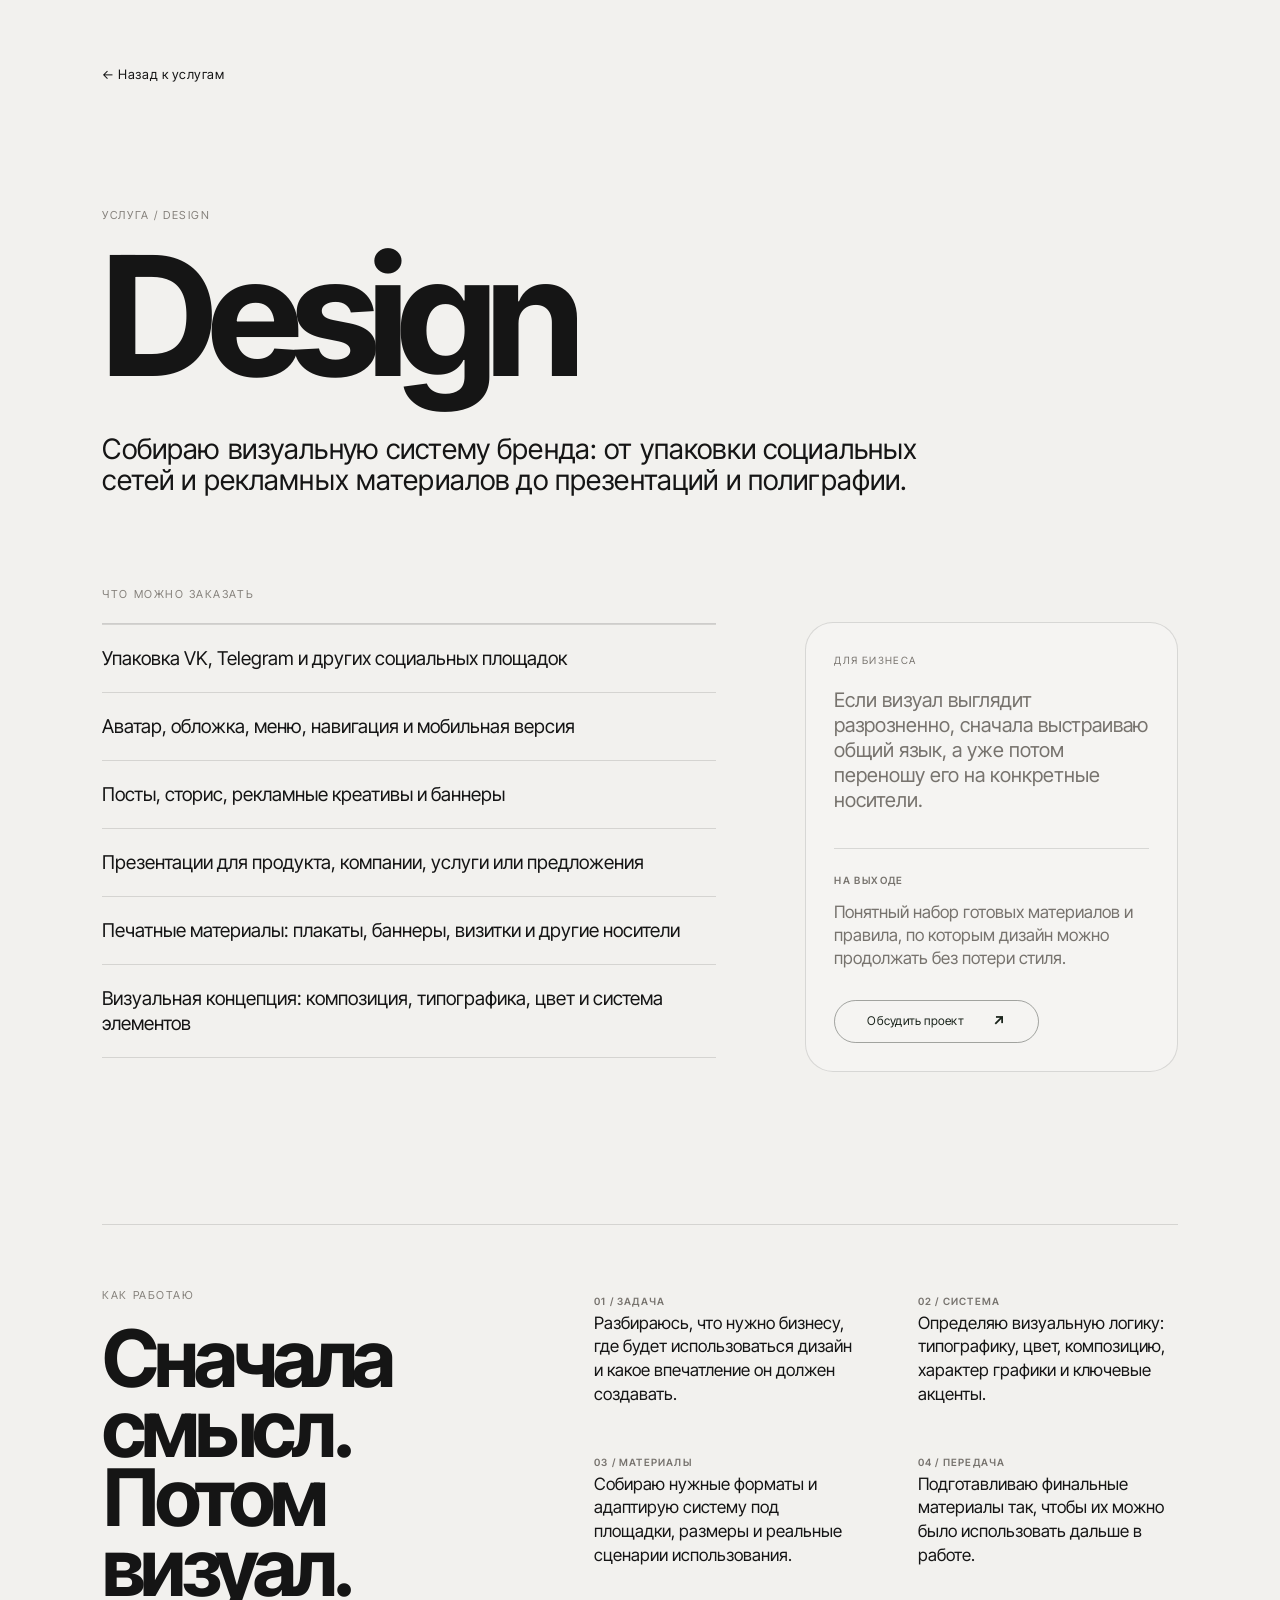
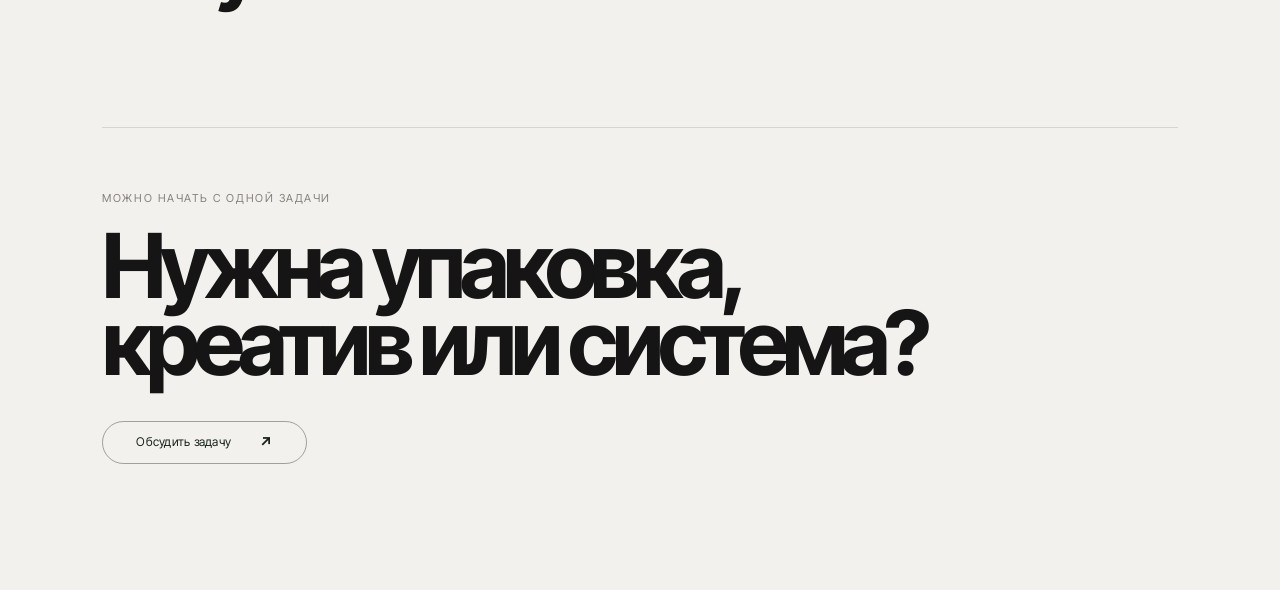
<file: service-design.html>
<!doctype html><html lang="ru"><head><meta charset="utf-8"><meta name="viewport" content="width=device-width,initial-scale=1"><title>Design — Nikita Manin</title><link rel="preconnect" href="https://fonts.googleapis.com"><link rel="preconnect" href="https://fonts.gstatic.com" crossorigin><link href="https://fonts.googleapis.com/css2?family=Inter+Tight:wght@400;500;600;700;800&family=Manrope:wght@400;500;600;700;800&display=swap" rel="stylesheet"><link rel="stylesheet" href="style.css"></head><body class="detail-page"><main class="detail-main"><a class="detail-back" href="index.html#services">← Назад к услугам</a><p class="eyebrow">Услуга / Design</p><h1>Design</h1><p class="detail-lead">Собираю визуальную систему бренда: от упаковки социальных сетей и рекламных материалов до презентаций и полиграфии.</p><section class="service-detail-grid"><div><p class="eyebrow">Что можно заказать</p><ul class="detail-list"><li>Упаковка VK, Telegram и других социальных площадок</li><li>Аватар, обложка, меню, навигация и мобильная версия</li><li>Посты, сторис, рекламные креативы и баннеры</li><li>Презентации для продукта, компании, услуги или предложения</li><li>Печатные материалы: плакаты, баннеры, визитки и другие носители</li><li>Визуальная концепция: композиция, типографика, цвет и система элементов</li></ul></div><aside class="detail-note"><span>Для бизнеса</span><p>Если визуал выглядит разрозненно, сначала выстраиваю общий язык, а уже потом переношу его на конкретные носители.</p><div class="detail-note-block"><b>На выходе</b><p>Понятный набор готовых материалов и правила, по которым дизайн можно продолжать без потери стиля.</p></div><a class="contact-btn" href="index.html#contact">Обсудить проект <b>↗</b></a></aside></section><section class="service-detail-sections"><div><p class="eyebrow">Как работаю</p><h2>Сначала смысл.<br>Потом визуал.</h2></div><div class="detail-copy"><p><strong>01 / Задача</strong><br>Разбираюсь, что нужно бизнесу, где будет использоваться дизайн и какое впечатление он должен создавать.</p><p><strong>02 / Система</strong><br>Определяю визуальную логику: типографику, цвет, композицию, характер графики и ключевые акценты.</p><p><strong>03 / Материалы</strong><br>Собираю нужные форматы и адаптирую систему под площадки, размеры и реальные сценарии использования.</p><p><strong>04 / Передача</strong><br>Подготавливаю финальные материалы так, чтобы их можно было использовать дальше в работе.</p></div></section><section class="service-bottom"><p class="eyebrow">Можно начать с одной задачи</p><h2>Нужна упаковка,<br>креатив или система?</h2><a class="contact-btn" href="index.html#contact">Обсудить задачу <b>↗</b></a></section></main><script src="script.js"></script></body></html>
</file>
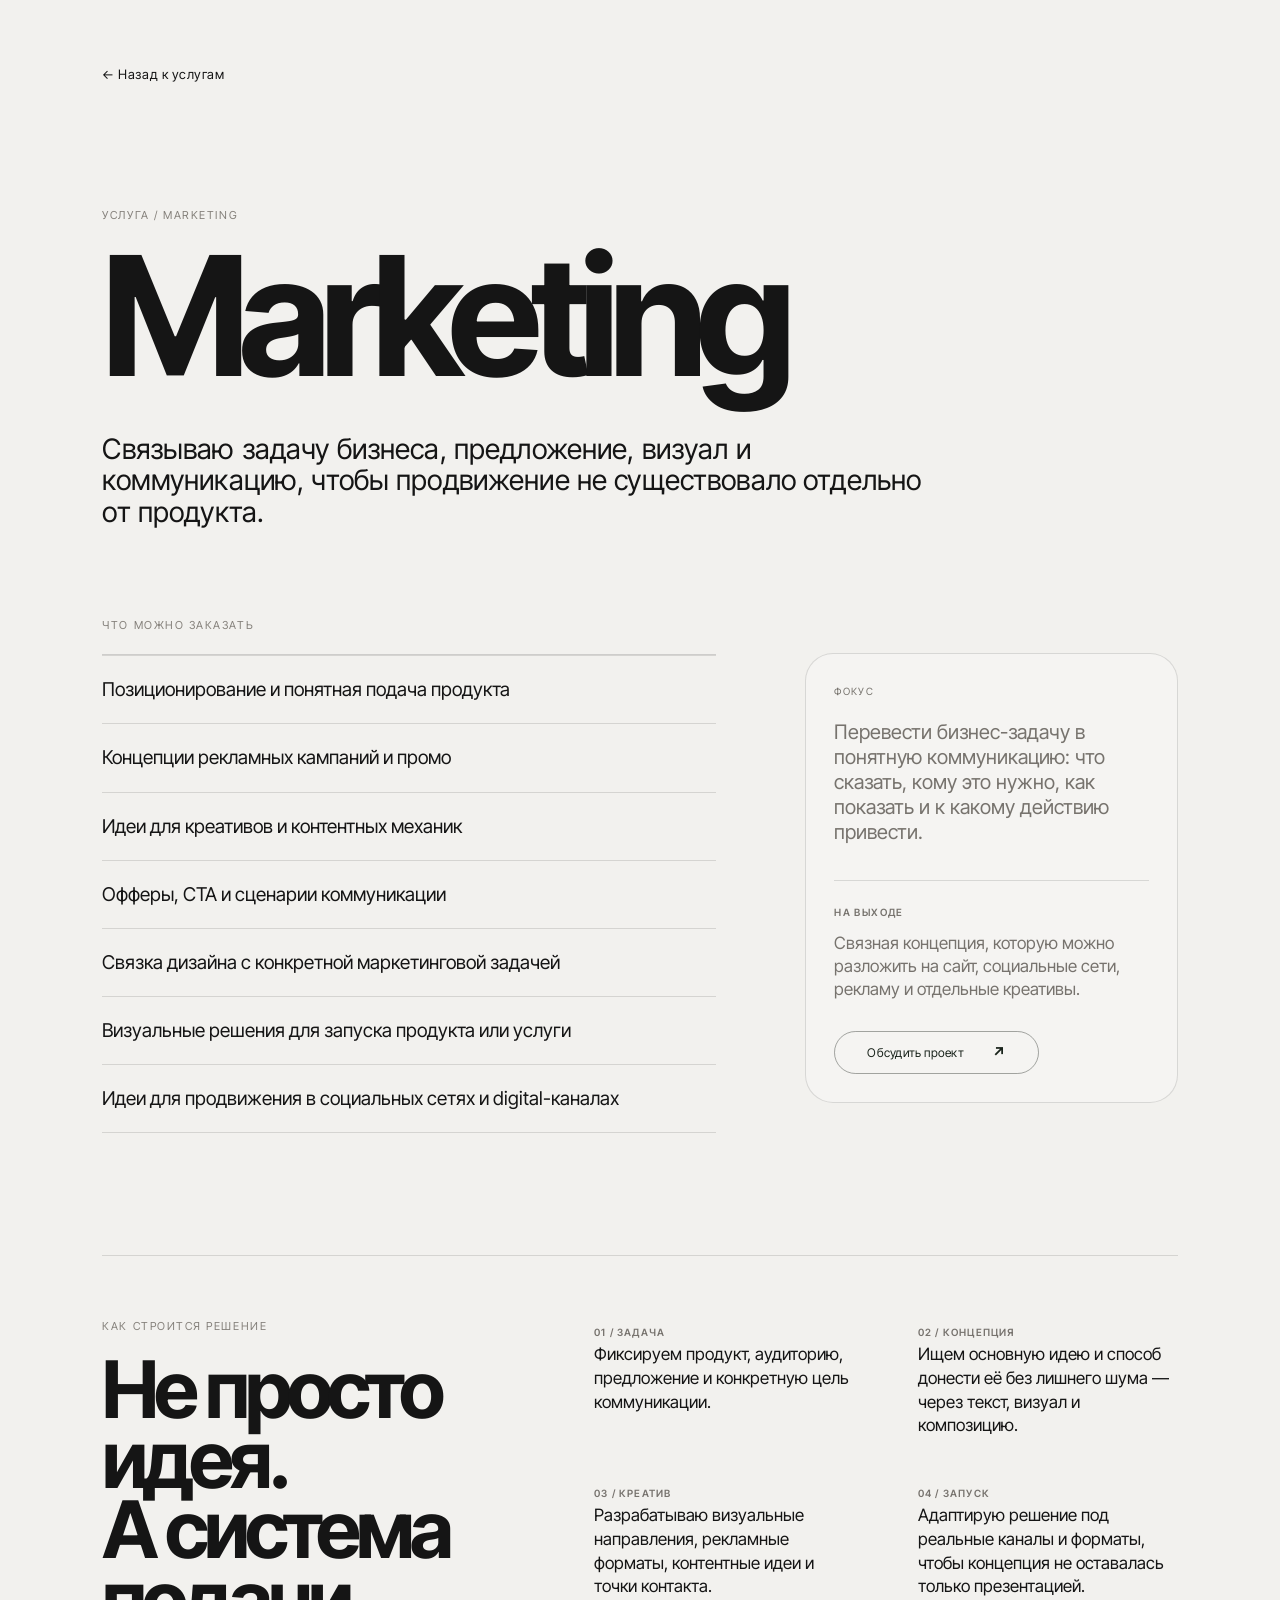
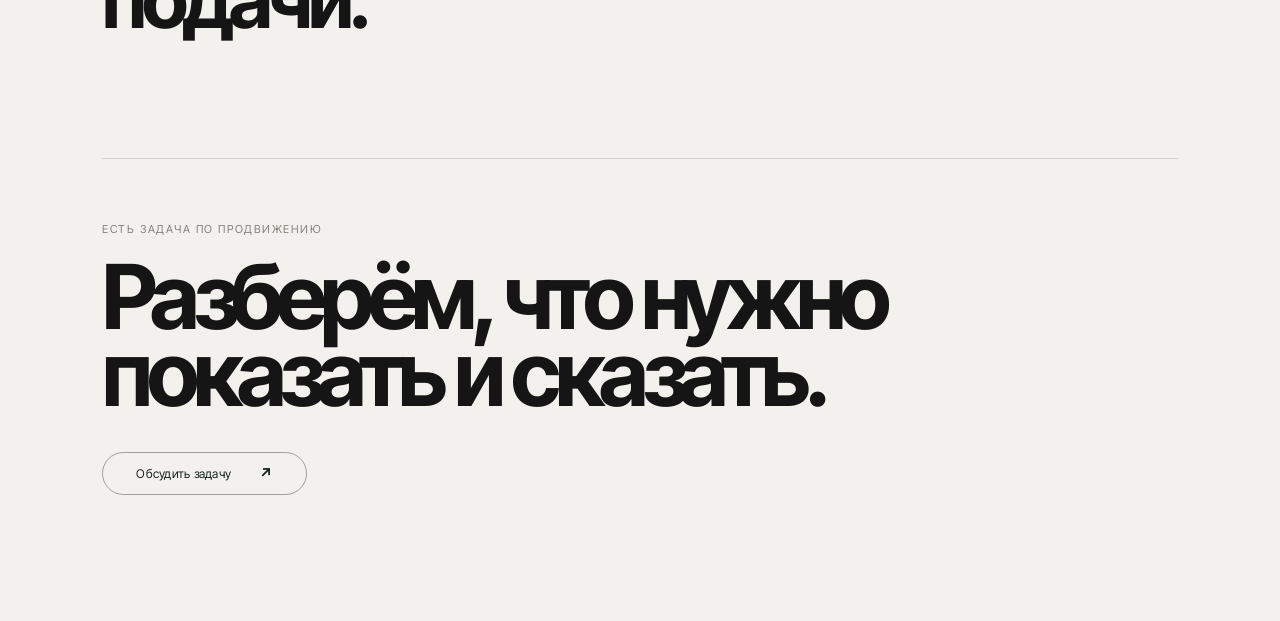
<file: service-marketing.html>
<!doctype html><html lang="ru"><head><meta charset="utf-8"><meta name="viewport" content="width=device-width,initial-scale=1"><title>Marketing — Nikita Manin</title><link rel="preconnect" href="https://fonts.googleapis.com"><link rel="preconnect" href="https://fonts.gstatic.com" crossorigin><link href="https://fonts.googleapis.com/css2?family=Inter+Tight:wght@400;500;600;700;800&family=Manrope:wght@400;500;600;700;800&display=swap" rel="stylesheet"><link rel="stylesheet" href="style.css"></head><body class="detail-page"><main class="detail-main"><a class="detail-back" href="index.html#services">← Назад к услугам</a><p class="eyebrow">Услуга / Marketing</p><h1>Marketing</h1><p class="detail-lead">Связываю задачу бизнеса, предложение, визуал и коммуникацию, чтобы продвижение не существовало отдельно от продукта.</p><section class="service-detail-grid"><div><p class="eyebrow">Что можно заказать</p><ul class="detail-list"><li>Позиционирование и понятная подача продукта</li><li>Концепции рекламных кампаний и промо</li><li>Идеи для креативов и контентных механик</li><li>Офферы, CTA и сценарии коммуникации</li><li>Связка дизайна с конкретной маркетинговой задачей</li><li>Визуальные решения для запуска продукта или услуги</li><li>Идеи для продвижения в социальных сетях и digital-каналах</li></ul></div><aside class="detail-note"><span>Фокус</span><p>Перевести бизнес-задачу в понятную коммуникацию: что сказать, кому это нужно, как показать и к какому действию привести.</p><div class="detail-note-block"><b>На выходе</b><p>Связная концепция, которую можно разложить на сайт, социальные сети, рекламу и отдельные креативы.</p></div><a class="contact-btn" href="index.html#contact">Обсудить проект <b>↗</b></a></aside></section><section class="service-detail-sections"><div><p class="eyebrow">Как строится решение</p><h2>Не просто идея.<br>А система подачи.</h2></div><div class="detail-copy"><p><strong>01 / Задача</strong><br>Фиксируем продукт, аудиторию, предложение и конкретную цель коммуникации.</p><p><strong>02 / Концепция</strong><br>Ищем основную идею и способ донести её без лишнего шума — через текст, визуал и композицию.</p><p><strong>03 / Креатив</strong><br>Разрабатываю визуальные направления, рекламные форматы, контентные идеи и точки контакта.</p><p><strong>04 / Запуск</strong><br>Адаптирую решение под реальные каналы и форматы, чтобы концепция не оставалась только презентацией.</p></div></section><section class="service-bottom"><p class="eyebrow">Есть задача по продвижению</p><h2>Разберём, что нужно<br>показать и сказать.</h2><a class="contact-btn" href="index.html#contact">Обсудить задачу <b>↗</b></a></section></main><script src="script.js"></script></body></html>
</file>
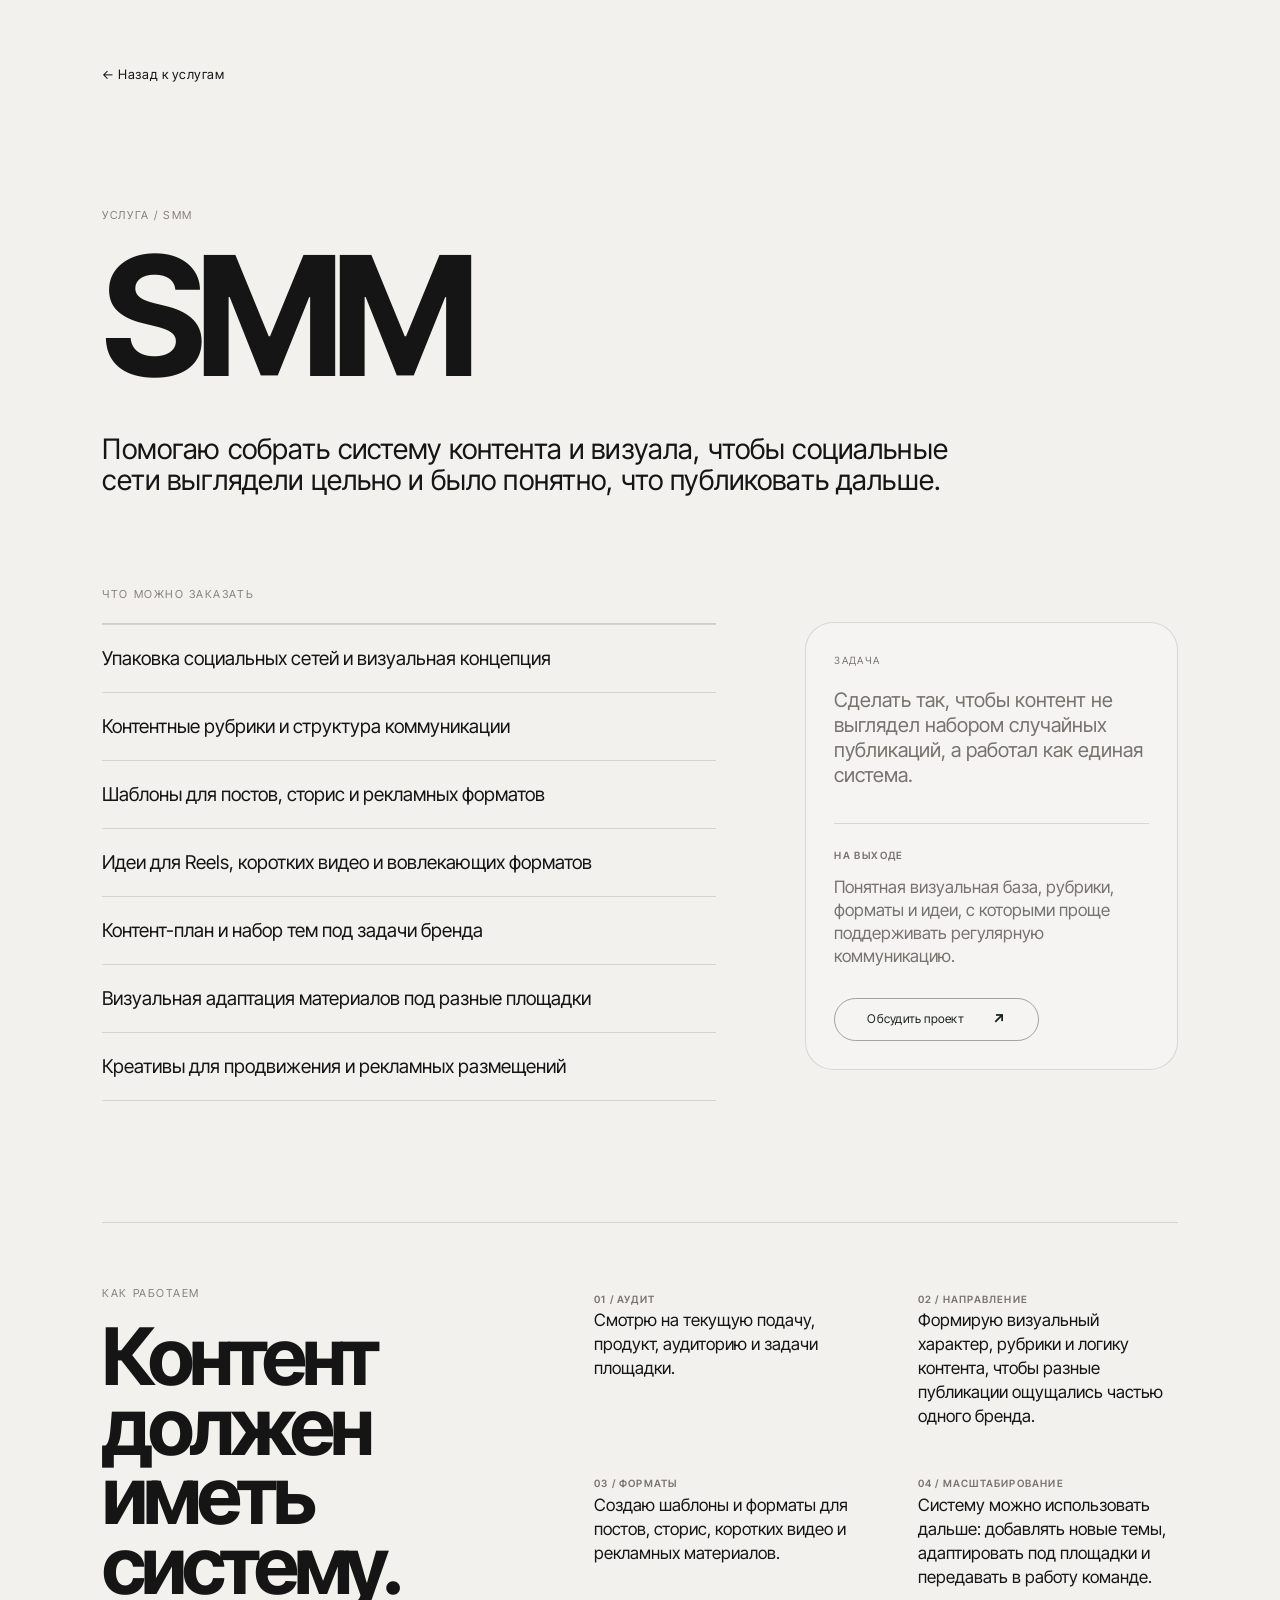
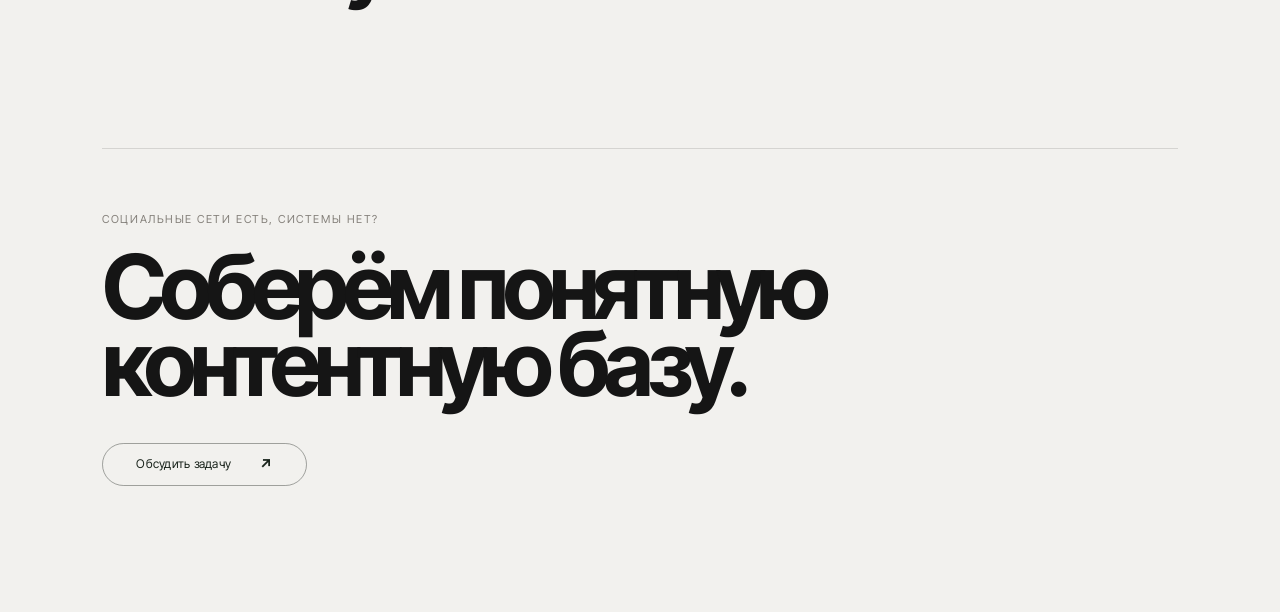
<file: service-smm.html>
<!doctype html><html lang="ru"><head><meta charset="utf-8"><meta name="viewport" content="width=device-width,initial-scale=1"><title>SMM — Nikita Manin</title><link rel="preconnect" href="https://fonts.googleapis.com"><link rel="preconnect" href="https://fonts.gstatic.com" crossorigin><link href="https://fonts.googleapis.com/css2?family=Inter+Tight:wght@400;500;600;700;800&family=Manrope:wght@400;500;600;700;800&display=swap" rel="stylesheet"><link rel="stylesheet" href="style.css"></head><body class="detail-page"><main class="detail-main"><a class="detail-back" href="index.html#services">← Назад к услугам</a><p class="eyebrow">Услуга / SMM</p><h1>SMM</h1><p class="detail-lead">Помогаю собрать систему контента и визуала, чтобы социальные сети выглядели цельно и было понятно, что публиковать дальше.</p><section class="service-detail-grid"><div><p class="eyebrow">Что можно заказать</p><ul class="detail-list"><li>Упаковка социальных сетей и визуальная концепция</li><li>Контентные рубрики и структура коммуникации</li><li>Шаблоны для постов, сторис и рекламных форматов</li><li>Идеи для Reels, коротких видео и вовлекающих форматов</li><li>Контент-план и набор тем под задачи бренда</li><li>Визуальная адаптация материалов под разные площадки</li><li>Креативы для продвижения и рекламных размещений</li></ul></div><aside class="detail-note"><span>Задача</span><p>Сделать так, чтобы контент не выглядел набором случайных публикаций, а работал как единая система.</p><div class="detail-note-block"><b>На выходе</b><p>Понятная визуальная база, рубрики, форматы и идеи, с которыми проще поддерживать регулярную коммуникацию.</p></div><a class="contact-btn" href="index.html#contact">Обсудить проект <b>↗</b></a></aside></section><section class="service-detail-sections"><div><p class="eyebrow">Как работаем</p><h2>Контент должен<br>иметь систему.</h2></div><div class="detail-copy"><p><strong>01 / Аудит</strong><br>Смотрю на текущую подачу, продукт, аудиторию и задачи площадки.</p><p><strong>02 / Направление</strong><br>Формирую визуальный характер, рубрики и логику контента, чтобы разные публикации ощущались частью одного бренда.</p><p><strong>03 / Форматы</strong><br>Создаю шаблоны и форматы для постов, сторис, коротких видео и рекламных материалов.</p><p><strong>04 / Масштабирование</strong><br>Систему можно использовать дальше: добавлять новые темы, адаптировать под площадки и передавать в работу команде.</p></div></section><section class="service-bottom"><p class="eyebrow">Социальные сети есть, системы нет?</p><h2>Соберём понятную<br>контентную базу.</h2><a class="contact-btn" href="index.html#contact">Обсудить задачу <b>↗</b></a></section></main><script src="script.js"></script></body></html>
</file>
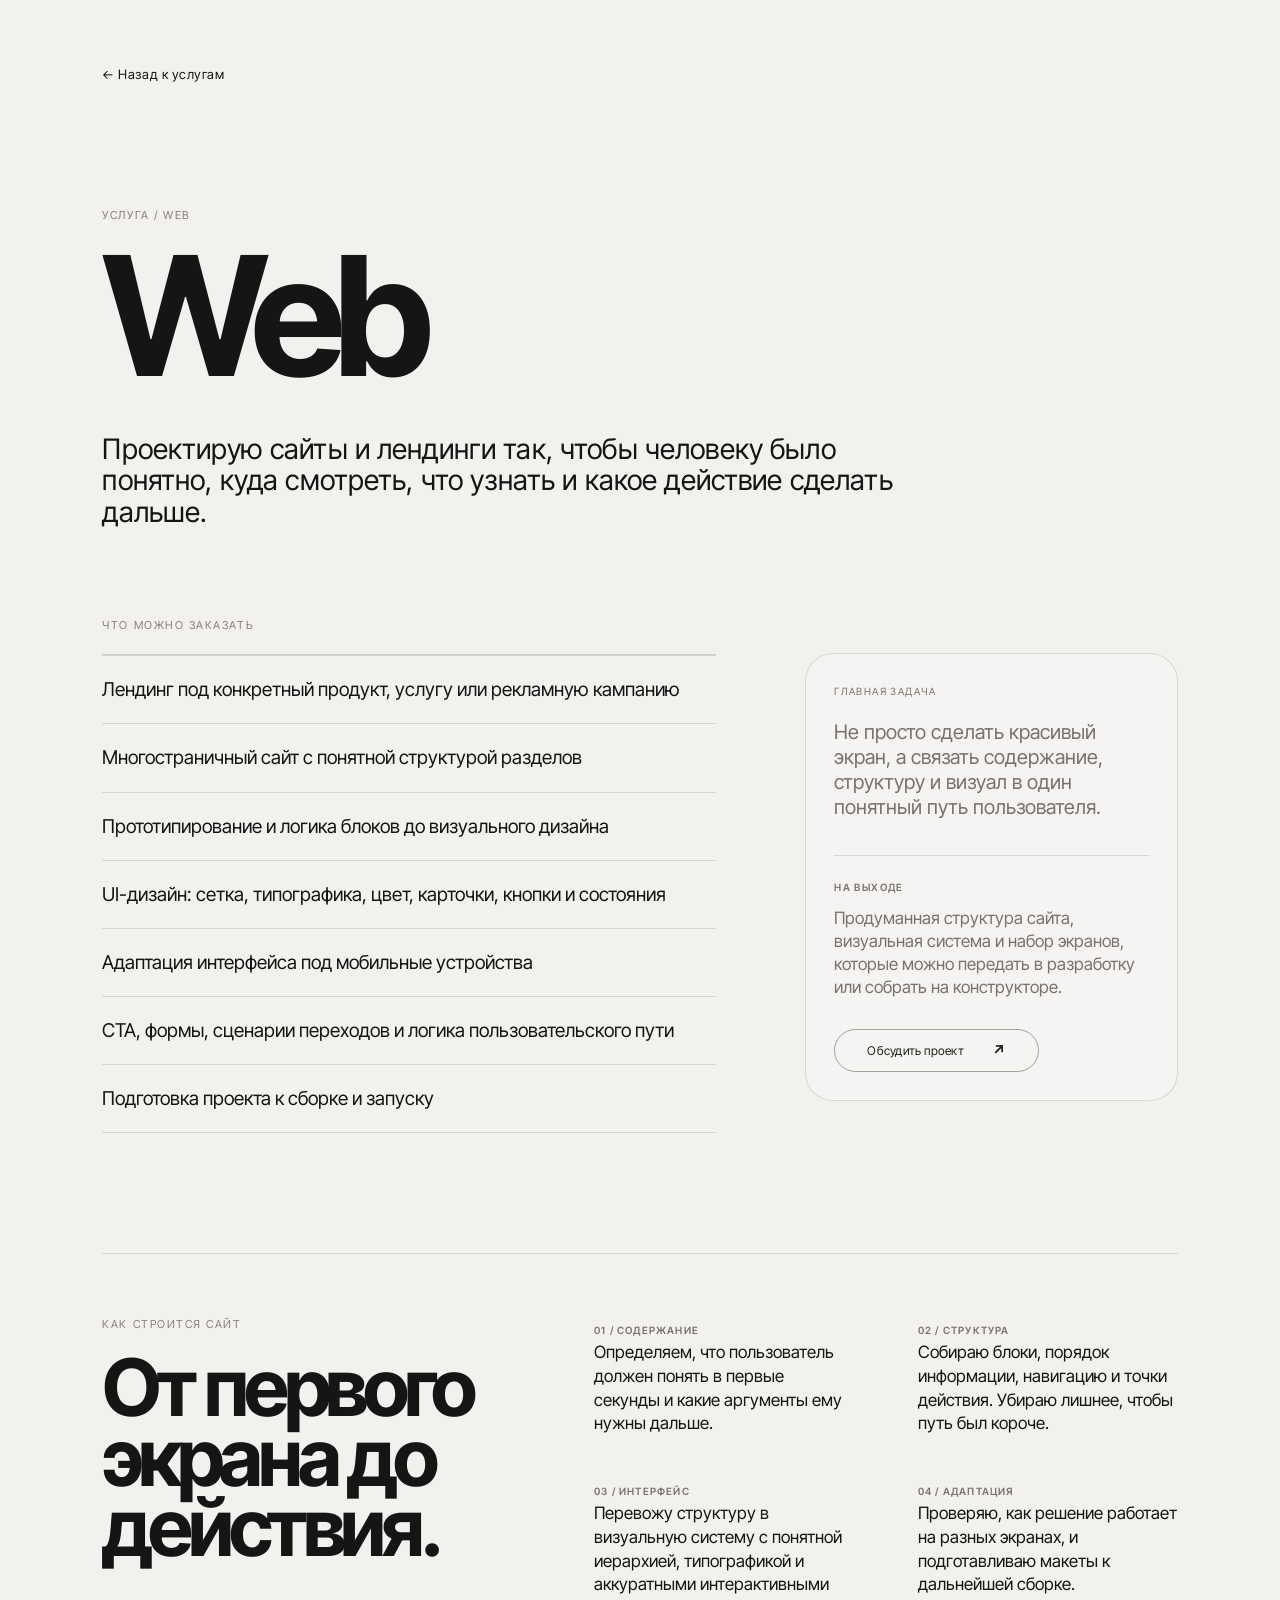
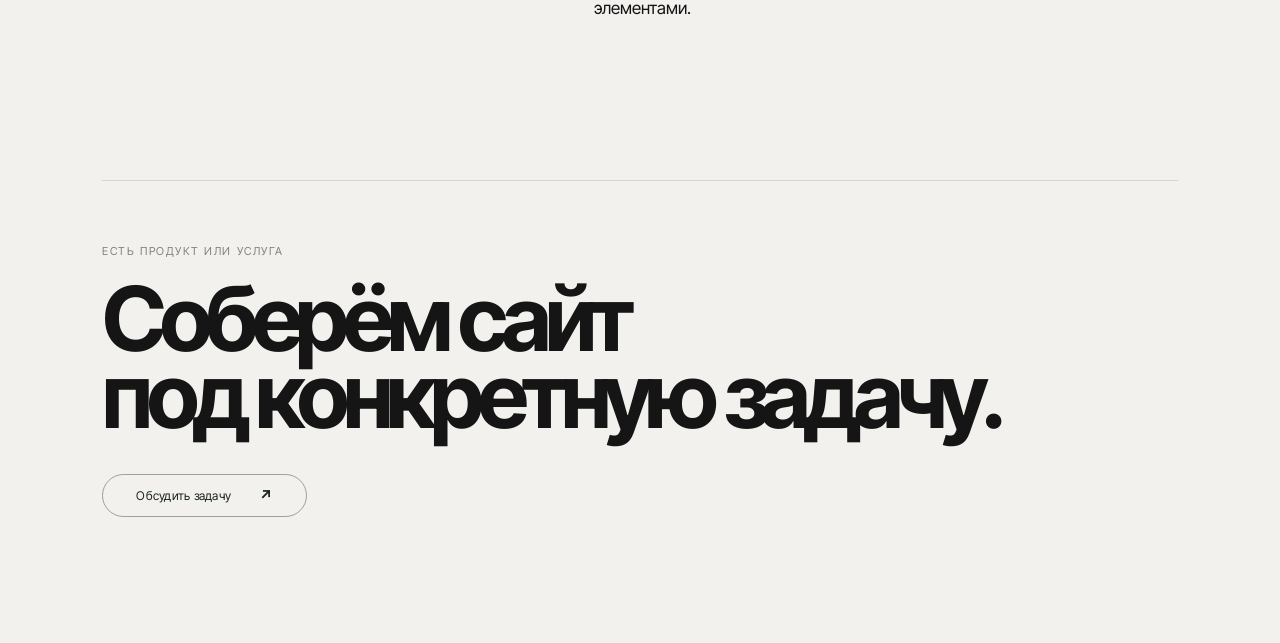
<file: service-web.html>
<!doctype html><html lang="ru"><head><meta charset="utf-8"><meta name="viewport" content="width=device-width,initial-scale=1"><title>Web — Nikita Manin</title><link rel="preconnect" href="https://fonts.googleapis.com"><link rel="preconnect" href="https://fonts.gstatic.com" crossorigin><link href="https://fonts.googleapis.com/css2?family=Inter+Tight:wght@400;500;600;700;800&family=Manrope:wght@400;500;600;700;800&display=swap" rel="stylesheet"><link rel="stylesheet" href="style.css"></head><body class="detail-page"><main class="detail-main"><a class="detail-back" href="index.html#services">← Назад к услугам</a><p class="eyebrow">Услуга / Web</p><h1>Web</h1><p class="detail-lead">Проектирую сайты и лендинги так, чтобы человеку было понятно, куда смотреть, что узнать и какое действие сделать дальше.</p><section class="service-detail-grid"><div><p class="eyebrow">Что можно заказать</p><ul class="detail-list"><li>Лендинг под конкретный продукт, услугу или рекламную кампанию</li><li>Многостраничный сайт с понятной структурой разделов</li><li>Прототипирование и логика блоков до визуального дизайна</li><li>UI-дизайн: сетка, типографика, цвет, карточки, кнопки и состояния</li><li>Адаптация интерфейса под мобильные устройства</li><li>CTA, формы, сценарии переходов и логика пользовательского пути</li><li>Подготовка проекта к сборке и запуску</li></ul></div><aside class="detail-note"><span>Главная задача</span><p>Не просто сделать красивый экран, а связать содержание, структуру и визуал в один понятный путь пользователя.</p><div class="detail-note-block"><b>На выходе</b><p>Продуманная структура сайта, визуальная система и набор экранов, которые можно передать в разработку или собрать на конструкторе.</p></div><a class="contact-btn" href="index.html#contact">Обсудить проект <b>↗</b></a></aside></section><section class="service-detail-sections"><div><p class="eyebrow">Как строится сайт</p><h2>От первого<br>экрана до действия.</h2></div><div class="detail-copy"><p><strong>01 / Содержание</strong><br>Определяем, что пользователь должен понять в первые секунды и какие аргументы ему нужны дальше.</p><p><strong>02 / Структура</strong><br>Собираю блоки, порядок информации, навигацию и точки действия. Убираю лишнее, чтобы путь был короче.</p><p><strong>03 / Интерфейс</strong><br>Перевожу структуру в визуальную систему с понятной иерархией, типографикой и аккуратными интерактивными элементами.</p><p><strong>04 / Адаптация</strong><br>Проверяю, как решение работает на разных экранах, и подготавливаю макеты к дальнейшей сборке.</p></div></section><section class="service-bottom"><p class="eyebrow">Есть продукт или услуга</p><h2>Соберём сайт<br>под конкретную задачу.</h2><a class="contact-btn" href="index.html#contact">Обсудить задачу <b>↗</b></a></section></main><script src="script.js"></script></body></html>
</file>
<file: style.css>
:root{--bg:#f2f1ee;--ink:#1d1e1c;--muted:#77736e;--line:rgba(21,21,21,.13);--dark:#20221f;--cream:#e8e2d8;--mint:#c9d9ca;--acid:#b9d4bd;--side:228px}*{box-sizing:border-box}html{scroll-behavior:auto}body{margin:0;background:var(--bg);color:var(--ink);font-family:'Inter Tight',Arial,sans-serif;cursor:none}a{color:inherit;text-decoration:none}.cursor,.cursor-dot{position:fixed;pointer-events:none;z-index:9999;transform:translate(-50%,-50%);border-radius:50%;mix-blend-mode:difference}.cursor{width:34px;height:34px;border:1px solid #fff;transition:width .25s,height .25s}.cursor-dot{width:5px;height:5px;background:#fff}.loader{position:fixed;inset:0;background:#20221f;color:#f2f1ee;z-index:10000;display:flex;flex-direction:column;justify-content:center;padding-left:calc(var(--side) + 7vw);transition:transform 1s cubic-bezier(.77,0,.18,1)}.loader.done{transform:translateY(-100%)}.loader-word{font-size:clamp(50px,10vw,170px);font-weight:800;letter-spacing:-.07em}.loader-word span{display:block;color:#b9cdbb}.loader-line{width:min(440px,50vw);height:1px;background:#444;margin-top:30px;overflow:hidden}.loader-line i{display:block;width:100%;height:100%;background:#fff;transform:translateX(-100%);animation:load 1.2s .1s forwards}@keyframes load{to{transform:none}}.side{position:fixed;left:0;top:0;width:var(--side);height:100vh;padding:30px 26px;display:flex;flex-direction:column;z-index:50;background:rgba(242,241,238,.9);backdrop-filter:blur(18px);border-right:1px solid var(--line)}.brand{display:flex;align-items:center;gap:10px;font-weight:700;font-size:17px;letter-spacing:-.02em}.mini-dot{width:9px;height:9px;background:#20221f;border-radius:50%}.side-role{font-size:12px;line-height:1.3;color:var(--muted);margin:11px 0 54px}.side nav{display:flex;flex-direction:column;gap:7px}.side nav a{font-size:13px;color:#817d78;transition:.3s}.side nav a.active,.side nav a:hover{color:#151515;transform:translateX(5px)}.side-tg{margin-top:auto;border-top:1px solid var(--line);padding-top:17px;font-size:13px;display:flex;justify-content:space-between}.panel-section{margin-left:var(--side);min-height:100vh;position:relative;overflow:hidden}.hero{padding:7vh 6vw 5vh;display:grid;grid-template-columns:minmax(0,1.2fr) .7fr;align-items:center;gap:3vw}.eyebrow{font-size:11px;text-transform:uppercase;letter-spacing:.14em;color:#85817b;margin:0 0 22px}.hero h1{font-size:clamp(56px,7.2vw,122px);line-height:.92;letter-spacing:-.045em;margin:0;max-width:1050px;font-weight:700}
.hero-swap{display:inline-flex;align-items:baseline;white-space:nowrap;min-width:8.8ch;color:#758a78;letter-spacing:-.028em}
.hero h1 .swap{display:inline-block;position:relative;min-width:8.8ch;transition:color .45s,transform .45s}
.hero h1 .swap.change{transform:translateY(-7px);color:#2e4633}
.hero h1 em{font-style:normal;display:inline-block;margin-left:.035em;color:#4d6852;transition:transform .45s,color .45s}
.hero h1 .swap.change+em{transform:translateY(-7px);color:#4d6852}.lead{font-size:clamp(18px,1.6vw,25px);line-height:1.15;letter-spacing:-.014em;max-width:620px;margin:42px 0 30px;color:#373532}.hero-meta{display:flex;gap:22px;flex-wrap:wrap;color:#8a857e;font-size:11px;text-transform:uppercase;letter-spacing:.08em}.portrait-wrap{position:relative;justify-self:end;width:min(34vw,470px);height:min(72vh,690px);min-height:500px;display:flex;align-items:flex-end;justify-content:center}.portrait{height:100%;width:78%;position:relative;z-index:3;overflow:hidden;border-radius:230px 230px 25px 25px;background:#d7d4cf;filter:grayscale(.12)}.portrait img{width:100%;height:100%;object-fit:cover;object-position:center top;display:block}.portrait-ring{position:absolute;width:95%;height:85%;border:1px solid rgba(21,21,21,.17);border-radius:50%;transform:rotate(-14deg);top:8%;z-index:1}.portrait-label{position:absolute;right:-3%;bottom:3%;z-index:5;font-size:10px;letter-spacing:.12em;line-height:1.5;text-align:right}.portrait-label span{color:#89847d}.orb{position:absolute;right:5%;top:11%;width:150px;height:150px;z-index:2;opacity:.85}.orb-core{position:absolute;inset:28px;border-radius:50%;background:radial-gradient(circle at 35% 25%,#fff,#c7d5c9 35%,#6d7f70 72%,#303932);box-shadow:inset -15px -22px 35px rgba(0,0,0,.2),0 30px 60px rgba(0,0,0,.15)}.orb i{position:absolute;inset:8px;border:1px solid rgba(40,50,43,.25);border-radius:50%;transform:rotate(25deg) skewX(10deg)}.orb i:nth-child(3){transform:rotate(72deg) scale(.82)}.orb i:nth-child(4){transform:rotate(-35deg) scale(1.12)}.scroll-cue{position:absolute;left:6vw;bottom:30px;font-size:10px;letter-spacing:.14em;color:#85817b}.scroll-cue span{margin-left:12px;font-size:15px}.dark{background:var(--dark);color:#f2f1ee}.dark .eyebrow{color:#8e918c}.about{padding:11vh 7vw;display:grid;grid-template-columns:.9fr 1.1fr;gap:8vw}.about-intro h2,.service-head h2,.process-title h2{font-size:clamp(60px,7vw,120px);line-height:.94;letter-spacing:-.055em;margin:0;font-weight:600}.about-intro h2 span,.service-head h2 span,.process-title h2 span{color:#aebbae}.about-cards{display:grid;grid-template-columns:repeat(3,1fr);align-items:end;gap:14px;padding-top:22vh}.feature-card{border-top:1px solid #454744;padding-top:15px;min-height:245px;transition:transform .5s}.feature-card:hover{transform:translateY(-12px)}.feature-card b{font-size:11px;color:#90948f}.feature-card h3{font-size:24px;letter-spacing:-.022em;margin:65px 0 12px}.feature-card p{font-size:14px;line-height:1.45;color:#aaa9a3;margin:0}.horizontal-section{margin-left:var(--side);height:310vh;background:#f2f1ee}.horizontal-sticky{position:sticky;top:0;height:100vh;overflow:hidden}.horizontal-track{height:100%;display:flex;width:300%;will-change:transform}.slide{width:33.3333%;height:100%;padding:9vh 6vw;display:grid;grid-template-columns:.9fr 1.1fr;align-items:center;gap:6vw;position:relative}.slide-light{background:#f2f1ee}.slide-beige{background:#e7e0d5}.slide-dark{background:#20221f;color:#f2f1ee}.slide-num{position:absolute;right:5vw;top:34px;font-size:10px;letter-spacing:.1em;color:#8b877f}.slide h2{font-size:clamp(70px,8.2vw,150px);line-height:.93;letter-spacing:-.055em;margin:0;font-weight:650}.slide h2 span{color:#738674}.slide-dark h2 span{color:#aebbae}.slide-text{font-size:16px;line-height:1.3;letter-spacing:-.008em;max-width:390px;color:#77736e;margin-top:35px}.slide-dark .slide-text{color:#a5a59f}.fake-project{height:64vh;max-height:650px;position:relative;overflow:hidden;box-shadow:0 30px 80px rgba(0,0,0,.13);transition:transform .7s cubic-bezier(.2,.7,.2,1)}.slide:hover .fake-project{transform:translateY(-12px) rotate(1deg)}.project-a{background:#292b28;color:#eae9e4;padding:35px;display:flex;flex-direction:column;justify-content:space-between}.project-top,.project-foot{font-size:10px;letter-spacing:.13em;color:#aaa}.project-big{font-size:clamp(60px,7vw,120px);line-height:.88;letter-spacing:-.055em}.project-b{background:#f5f3ef;padding:25px}.browser{display:flex;gap:5px}.browser span{width:7px;height:7px;background:#292b28;border-radius:50%}.web-title{font-size:clamp(50px,6vw,100px);line-height:.8;letter-spacing:-.08em;margin-top:18vh}.web-grid{position:absolute;right:0;bottom:0;width:60%;display:grid;grid-template-columns:1fr 1fr;gap:7px}.web-grid i{height:130px;background:#d0c9bc}.project-c{background:#cbd9cc;display:flex;align-items:center;justify-content:center}.c-circle{position:absolute;width:70%;aspect-ratio:1;border-radius:50%;border:1px solid rgba(20,30,20,.4);box-shadow:inset 0 0 0 30px rgba(255,255,255,.09)}.c-copy{position:relative;z-index:2;font-size:clamp(60px,7vw,120px);line-height:.88;letter-spacing:-.055em;color:#172017}.h-progress{position:absolute;left:6vw;right:6vw;bottom:28px;height:1px;background:rgba(20,20,20,.2)}.h-progress span{display:block;height:2px;width:33.333%;background:#1b1b1b;transform-origin:left}.services{padding:12vh 7vw;background:#e7e5e1}.service-head{display:flex;justify-content:space-between;align-items:flex-end;gap:40px}.service-head h2{max-width:1000px}.service-grid{margin-top:11vh;display:grid;grid-template-columns:repeat(4,1fr);gap:12px}.service-card{background:#f7f6f3;min-height:420px;padding:22px;display:flex;flex-direction:column;border:1px solid rgba(20,20,20,.07);transition:transform .5s,background .5s}.service-card:hover{transform:translateY(-10px);background:#dddcd7}.service-index{font-size:10px;color:#88837c}.service-card h3{font-size:clamp(44px,4.5vw,80px);letter-spacing:-.06em;line-height:.9;margin:auto 0 18px}.service-card p{font-size:14px;line-height:1.42;letter-spacing:-.006em;color:#6e6a64;max-width:270px}.service-tag{margin-top:30px;font-size:10px;letter-spacing:.13em}.process{padding:12vh 7vw;display:grid;grid-template-columns:1fr 1.2fr;gap:7vw}.steps{display:grid;grid-template-columns:1fr 1fr;gap:0}.step{border-top:1px solid #454744;padding:17px 10px 38px 0;min-height:220px}.step span{font-size:10px;color:#92958f}.step h3{font-size:28px;letter-spacing:-.022em;margin:55px 0 8px}.step p{font-size:13px;color:#a7a7a2;margin:0;max-width:200px;line-height:1.45;letter-spacing:-.004em}.contact{padding:11vh 7vw 35px;background:#cbd9cc;min-height:100vh;display:flex;flex-direction:column;justify-content:center}.contact h2{font-size:clamp(70px,9vw,160px);line-height:.93;letter-spacing:-.055em;margin:0;position:relative;z-index:2}.contact h2 span{color:#657a68}.contact-text{max-width:450px;font-size:17px;line-height:1.35;letter-spacing:-.008em;margin:45px 0 28px;position:relative;z-index:2}.contact-btn{width:max-content;border:1px solid #1a241c;border-radius:999px;padding:17px 21px;font-size:13px;display:flex;gap:35px;position:relative;z-index:2;transition:.3s}.contact-btn:hover{background:#20221f;color:#f2f1ee;transform:translateY(-3px)}.contact-btn b{font-size:18px}.contact-orb{position:absolute;width:42vw;height:42vw;border-radius:50%;right:-12vw;top:7vh;border:1px solid rgba(20,30,20,.18);box-shadow:inset 0 0 0 45px rgba(255,255,255,.07)}footer{position:absolute;left:7vw;right:7vw;bottom:28px;border-top:1px solid rgba(20,30,20,.2);padding-top:12px;display:flex;justify-content:space-between;font-size:10px;letter-spacing:.1em;text-transform:uppercase}.reveal{opacity:0;transform:translateY(35px);transition:opacity .8s cubic-bezier(.2,.7,.2,1),transform .9s cubic-bezier(.2,.7,.2,1)}.reveal.in{opacity:1;transform:none}
@media(max-width:900px){body{cursor:auto}.cursor,.cursor-dot{display:none}:root{--side:0px}.side{position:fixed;width:100%;height:58px;padding:0 18px;display:flex;flex-direction:row;align-items:center;justify-content:space-between;border-right:0;border-bottom:1px solid var(--line)}.side-role,.side nav{display:none}.side-tg{margin:0;border:0;padding:0;font-size:11px}.hero,.about,.services,.process,.contact,.horizontal-section{margin-left:0}.hero{padding:100px 20px 60px;display:block;min-height:100svh}.hero h1{font-size:clamp(54px,15vw,88px)}.lead{font-size:19px;margin-top:35px}.portrait-wrap{width:72vw;height:72vw;min-height:0;margin:55px auto 20px}.orb{width:90px;height:90px;right:6%;top:10%}.about{padding:90px 20px;display:block}.about-cards{padding-top:70px;grid-template-columns:1fr;gap:25px}.feature-card{min-height:0;padding-bottom:25px}.feature-card h3{margin-top:35px}.horizontal-section{height:260vh}.slide{padding:85px 20px 50px;grid-template-columns:1fr;align-content:center;gap:35px}.slide h2{font-size:clamp(62px,17vw,110px)}.slide-text{margin-top:22px}.fake-project{height:40vh;max-height:420px}.project-big{font-size:18vw}.service-head{display:block}.services{padding:90px 20px}.service-grid{grid-template-columns:1fr 1fr;margin-top:60px}.service-card{min-height:330px}.service-card h3{font-size:55px}.process{padding:90px 20px;display:block}.steps{margin-top:70px}.step{min-height:190px}.contact{padding:110px 20px 90px}.contact h2{font-size:17vw}.contact-orb{width:75vw;height:75vw;right:-30vw;top:15vh}footer{left:20px;right:20px;bottom:20px;gap:15px;flex-direction:column}.loader{padding-left:20px}.loader-word{font-size:18vw}}
@media(max-width:560px){.service-grid,.steps{grid-template-columns:1fr}.service-card{min-height:280px}.slide{grid-template-rows:auto auto}.fake-project{height:35vh}.hero-meta{gap:9px 15px}.portrait-wrap{width:82vw;height:82vw}}

/* V6 final typography + hero polish */
.hero-swap{overflow:visible}
/* FINAL TYPE + HERO FIX */
.hero h1{line-height:.96;letter-spacing:-.025em}
.hero h1 .hero-line{display:block;white-space:nowrap}
.hero h1 .hero-swap-line{display:block}
.hero h1 .swap{display:inline-block;position:relative;white-space:nowrap;min-width:8.8ch;color:#758a78;transition:color .45s,transform .45s}
.hero h1 .swap.change{transform:translateY(-7px);color:#657a68}
.hero h1 .swap em{font-style:normal;display:inline-block;margin-left:.015em;color:inherit;transition:inherit}
@media(max-width:900px){.hero h1 .hero-line{white-space:nowrap}.hero h1{line-height:.94;letter-spacing:-.032em}}
/* V8 interaction layer */
.hero h1 .hero-line{display:block;white-space:nowrap}
.hero h1 .hero-swap-line{display:block}
.hero h1 .swap{white-space:nowrap;color:#758a78}
.hero h1 .swap-dot{color:#758a78;display:inline-block;margin-left:.015em}
.hero h1 .swap.change .swap-dot{color:#758a78!important}
.case-trigger,.service-trigger{appearance:none;-webkit-appearance:none;font:inherit;color:inherit;text-align:left;border-radius:0;cursor:none}
.case-trigger{width:100%;border:0}
.service-trigger{width:100%;border:1px solid rgba(20,20,20,.07)}
.case-arrow{float:right;font-size:16px;color:inherit}
.web-foot{position:absolute;left:25px;right:25px;bottom:20px;color:#77736e}
.case-c-foot{position:absolute;left:35px;right:35px;bottom:28px;color:#263326}
.service-tag span{float:right;font-size:15px}
.detail-modal{position:fixed;inset:0;z-index:9000;display:grid;place-items:center;pointer-events:none;visibility:hidden}
.detail-modal.is-open{visibility:visible;pointer-events:auto}
.detail-backdrop{position:absolute;inset:0;background:rgba(15,16,15,.55);backdrop-filter:blur(12px);opacity:0;transition:opacity .4s}
.detail-panel{position:relative;width:min(860px,calc(100vw - 40px));max-height:min(82vh,780px);overflow:auto;background:#f2f1ee;color:#151515;padding:clamp(32px,5vw,70px);transform:translateY(30px) scale(.97);opacity:0;transition:transform .55s cubic-bezier(.2,.7,.2,1),opacity .4s}
.detail-modal.is-open .detail-backdrop{opacity:1}.detail-modal.is-open .detail-panel{transform:none;opacity:1}
.detail-close{position:absolute;right:22px;top:18px;border:0;background:none;font-size:34px;line-height:1;cursor:pointer;color:#151515}
.detail-kicker{font-size:10px;letter-spacing:.14em;color:#77736e;margin-bottom:30px}
.detail-panel h2{font-size:clamp(58px,8vw,110px);line-height:.86;letter-spacing:-.065em;margin:0 0 35px}
.detail-intro{font-size:clamp(19px,2vw,27px);line-height:1.1;letter-spacing:-.025em;max-width:700px;margin:0 0 55px}
.detail-list{border-top:1px solid rgba(21,21,21,.16)}
.detail-list>div{display:grid;grid-template-columns:70px 1fr;gap:20px;border-bottom:1px solid rgba(21,21,21,.16);padding:18px 0}
.detail-list span{font-size:10px;letter-spacing:.1em;color:#77736e}.detail-list p{margin:0;font-size:16px;line-height:1.2}
.detail-note{font-size:13px;line-height:1.35;color:#77736e;max-width:520px;margin:35px 0}
.detail-cta{border:1px solid #171817;border-radius:999px;background:transparent;padding:15px 20px;font-size:13px;cursor:pointer;transition:.3s}.detail-cta:hover{background:#171817;color:#f2f1ee}.detail-cta span{margin-left:35px;font-size:16px}
body.modal-open{overflow:hidden}
@media(max-width:900px){.hero h1 .hero-line{white-space:nowrap}.detail-panel{width:calc(100vw - 24px);padding:32px 22px}.detail-panel h2{font-size:16vw}.detail-list>div{grid-template-columns:45px 1fr}.case-c-foot{left:22px;right:22px}.web-foot{left:18px;right:18px}}
/* V9 — visual system, full-page routes, minimal controls */
:root{--green:#758a78;--green-deep:#304434;--paper:#f2f1ee;--dark:#20221f}
button{font-family:inherit}
.about{padding:10vh 7vw;display:grid;grid-template-columns:minmax(0,.95fr) minmax(420px,.9fr);gap:7vw;align-items:center}
.about-intro{position:relative;z-index:2}.about-intro h2{font-size:clamp(64px,7.6vw,132px);line-height:.9;letter-spacing:-.06em;margin:0}.about-intro h2 span{color:#9fb1a1}.approach-copy{margin-top:55px;max-width:590px}.approach-copy>p{font-size:clamp(18px,1.5vw,23px);line-height:1.16;color:#b8bbb5;max-width:520px;margin:0 0 34px;letter-spacing:-.015em}.approach-steps{border-top:1px solid #484b47}.approach-steps>div{display:grid;grid-template-columns:50px 100px 1fr;gap:14px;padding:15px 0;border-bottom:1px solid #484b47;align-items:baseline}.approach-steps b{font-size:10px;color:#81847e}.approach-steps span{font-size:17px}.approach-steps small{font-size:11px;color:#858981;text-transform:uppercase;letter-spacing:.06em}
.about-visual{position:relative;border-radius:30px;overflow:hidden;background:#111;padding:9px;box-shadow:0 35px 90px rgba(0,0,0,.22)}.about-visual img{display:block;width:100%;aspect-ratio:1/1;object-fit:cover;border-radius:22px;transform:scale(1.01);transition:transform 1s cubic-bezier(.2,.7,.2,1),filter .8s}.about-visual:hover img{transform:scale(1.05);filter:saturate(1.08)}.visual-label{position:absolute;left:25px;top:24px;z-index:2;color:rgba(255,255,255,.75);font-size:9px;letter-spacing:.14em}.visual-caption{position:absolute;left:24px;right:24px;bottom:23px;z-index:2;display:flex;justify-content:space-between;align-items:end;gap:20px;color:#fff}.visual-caption strong{font-size:18px;letter-spacing:-.02em}.visual-caption span{font-size:10px;letter-spacing:.1em;text-transform:uppercase;color:rgba(255,255,255,.65)}
.slide{grid-template-columns:.86fr 1.14fr}.slide>div:nth-child(2){max-width:690px}.minimal-link{margin-top:38px;border:0;border-bottom:1px solid currentColor;background:none;padding:0 0 8px;display:inline-flex;gap:28px;align-items:center;font-size:12px;letter-spacing:.03em;color:inherit;cursor:none}.minimal-link span{font-size:16px;transition:transform .3s}.minimal-link:hover span{transform:translate(4px,-4px)}
.project-visual{height:64vh;max-height:650px;width:100%;position:relative;overflow:hidden;border:0;padding:0;border-radius:0;cursor:none;box-shadow:0 30px 80px rgba(0,0,0,.16);background:#1b1d1b}.project-visual img{width:100%;height:100%;display:block;object-fit:cover;transition:transform .8s cubic-bezier(.2,.7,.2,1),filter .8s}.project-visual:hover img{transform:scale(1.055);filter:saturate(1.12)}.visual-shade{position:absolute;inset:0;background:linear-gradient(180deg,rgba(8,10,9,.03) 35%,rgba(8,10,9,.72) 100%)}.project-overlay{position:absolute;left:30px;right:30px;bottom:26px;display:flex;flex-direction:column;align-items:flex-start;text-align:left;color:#fff;z-index:2}.project-overlay small{font-size:9px;letter-spacing:.14em;opacity:.72;margin-bottom:14px}.project-overlay strong{font-size:clamp(48px,5vw,92px);line-height:.86;letter-spacing:-.06em;font-weight:650}.project-overlay span{margin-top:22px;font-size:9px;letter-spacing:.12em;opacity:.72}.project-a,.project-b,.project-c{background:#171917}.project-b .project-overlay{color:#111}.project-b .visual-shade{background:linear-gradient(180deg,rgba(255,255,255,.02) 35%,rgba(255,255,255,.7) 100%)}
.services{padding:11vh 7vw}.service-head{align-items:end}.service-head h2{font-size:clamp(62px,7vw,122px);line-height:.9;letter-spacing:-.06em;margin:0}.service-head h2 span{color:#758a78}.service-lead{max-width:360px;margin:0 0 5px;font-size:15px;line-height:1.3;color:#77736e}.service-grid{margin-top:8vh;gap:14px}.service-card{position:relative;overflow:hidden;min-height:510px;padding:18px 20px 20px;text-align:left;background:#f8f7f4;border:1px solid rgba(20,20,20,.08);cursor:none;transition:transform .6s cubic-bezier(.2,.7,.2,1),background .4s,box-shadow .6s}.service-card:hover{transform:translateY(-8px);background:#f7f6f3;box-shadow:0 25px 70px rgba(0,0,0,.08)}.service-image{height:220px;margin:-18px -20px 20px;overflow:hidden;background:#171917}.service-image img{width:100%;height:100%;object-fit:cover;display:block;transition:transform .7s}.service-card:hover .service-image img{transform:scale(1.06)}.service-index{font-size:9px;color:#8a867f;letter-spacing:.1em}.service-card h3{font-size:clamp(44px,4.3vw,74px);margin:34px 0 12px}.service-card p{max-width:300px;margin:0;color:#6d6963}.service-footer{margin-top:auto;padding-top:26px;border-top:1px solid rgba(20,20,20,.1);display:flex;justify-content:space-between;align-items:center;font-size:9px;letter-spacing:.13em;color:#77736e}.service-footer i{font-size:17px;font-style:normal;color:#1c1d1b}
.process{padding:11vh 7vw;grid-template-columns:.78fr 1.22fr;gap:6vw}.process-title h2{font-size:clamp(62px,7vw,120px);line-height:.9;letter-spacing:-.06em;margin:0}.process-title h2 span{color:#9fb1a1}.process-lead{max-width:360px;color:#a7aaa3;font-size:16px;line-height:1.3;margin-top:35px}.process-right{display:flex;flex-direction:column;gap:38px}.process-visual{position:relative;overflow:hidden;border-radius:26px;background:#111}.process-visual img{display:block;width:100%;height:330px;object-fit:cover;transition:transform .8s}.process-visual:hover img{transform:scale(1.04)}.steps{width:100%}.step{min-height:175px;padding:17px 18px 28px 0}.step h3{font-size:25px;margin:42px 0 8px}.step p{max-width:270px}
.contact-btn,.route-cta{border:1px solid rgba(25,30,26,.45);border-radius:999px;background:transparent;padding:14px 18px;min-width:190px;justify-content:center;align-items:center;gap:22px;text-align:center}.contact-btn b{font-size:15px}.contact-btn:hover{background:#20221f;color:#f2f1ee}
.route-page{position:fixed;inset:0;z-index:8000;background:#20221f;color:#f2f1ee;overflow:auto;opacity:0;visibility:hidden;transform:translateY(22px);transition:opacity .5s,transform .6s cubic-bezier(.2,.7,.2,1),visibility 0s linear .6s}.route-page.is-open{opacity:1;visibility:visible;transform:none;transition:opacity .5s,transform .6s cubic-bezier(.2,.7,.2,1),visibility 0s}.route-top{position:sticky;top:0;z-index:5;display:flex;justify-content:space-between;align-items:center;padding:22px 5vw;background:linear-gradient(#20221f 65%,transparent);pointer-events:none}.route-back,.route-count{pointer-events:auto}.route-back{border:0;background:none;color:#f2f1ee;font-size:12px;display:flex;gap:13px;align-items:center;cursor:none;padding:0}.route-back span{font-size:20px}.route-count{font-size:9px;letter-spacing:.13em;color:#898c86}.route-body{width:min(1420px,90vw);margin:3vh auto 10vh;display:grid;grid-template-columns:.78fr 1.22fr;grid-template-areas:'copy art' 'details details';gap:7vw 5vw}.route-copy{grid-area:copy;align-self:end}.route-copy h2{font-size:clamp(74px,9vw,156px);line-height:.84;letter-spacing:-.075em;margin:0 0 32px}.route-intro{font-size:clamp(19px,1.8vw,27px);line-height:1.1;letter-spacing:-.02em;color:#b8bbb5;max-width:590px}.route-tags{display:flex;flex-wrap:wrap;gap:7px;margin-top:28px}.route-tags span{border:1px solid #4b4e4a;border-radius:999px;padding:7px 11px;font-size:9px;letter-spacing:.1em;text-transform:uppercase;color:#aaa;}.route-art{grid-area:art;position:relative;border-radius:30px;overflow:hidden;background:#111;min-height:650px}.route-art img{width:100%;height:100%;min-height:650px;object-fit:cover;display:block}.route-art:after{content:"";position:absolute;inset:0;background:linear-gradient(180deg,transparent 45%,rgba(5,7,6,.58))}.route-art-label{position:absolute;z-index:2;left:28px;bottom:24px;font-size:10px;letter-spacing:.14em;color:#fff}.route-details{grid-area:details;display:grid;grid-template-columns:.3fr 1fr .5fr;gap:4vw;border-top:1px solid #474a46;padding-top:30px}.route-detail-head{display:flex;justify-content:space-between;align-items:flex-start;gap:20px;font-size:9px;letter-spacing:.13em;color:#858881}.route-detail-head span:last-child{display:none}.route-item{display:grid;grid-template-columns:45px 1fr 20px;gap:14px;padding:18px 0;border-bottom:1px solid #3f423e;align-items:start}.route-item b{font-size:9px;color:#777b75}.route-item p{margin:0;font-size:16px;line-height:1.25}.route-item>span{color:#9cab9d;font-size:16px}.route-note{margin:0;color:#858981;font-size:12px;line-height:1.4;max-width:300px}.route-cta{margin-top:30px;color:#f2f1ee;border-color:#62655f;cursor:none}.route-cta:hover{background:#f2f1ee;color:#20221f}
body.route-open{overflow:hidden}
@media(max-width:1100px){.about{grid-template-columns:1fr;gap:55px}.about-visual{max-width:720px}.service-grid{grid-template-columns:1fr 1fr}.route-body{grid-template-columns:1fr;grid-template-areas:'copy' 'art' 'details';gap:45px}.route-art,.route-art img{min-height:520px;height:520px}.route-details{grid-template-columns:1fr}.route-detail-head span:last-child{display:block}}
@media(max-width:900px){.about{padding:90px 20px}.approach-copy{margin-top:40px}.approach-steps>div{grid-template-columns:38px 82px 1fr}.slide{grid-template-columns:1fr}.project-visual{height:48vh;max-height:470px}.project-overlay strong{font-size:16vw}.service-head{display:block}.service-lead{margin-top:28px}.service-grid{margin-top:55px}.service-card{min-height:420px}.service-image{height:190px}.process{display:block;padding:90px 20px}.process-right{margin-top:60px}.process-visual img{height:300px}.route-body{width:calc(100vw - 40px);margin-top:2vh}.route-copy h2{font-size:18vw}.route-art,.route-art img{min-height:420px;height:420px}.route-details{padding-top:24px}.route-top{padding:18px 20px}.route-intro{font-size:20px}.route-tags{margin-top:22px}}
@media(max-width:560px){.service-grid{grid-template-columns:1fr}.service-card{min-height:390px}.project-overlay strong{font-size:18vw}.visual-caption{display:block}.visual-caption span{display:block;margin-top:6px}.route-item{grid-template-columns:34px 1fr 14px}.route-item p{font-size:14px}.route-cta{width:100%}}

/* V11 — text-first visual system */
.about-visual{display:flex;align-items:center;justify-content:center;min-height:420px}
.text-visual{width:min(100%,560px);min-height:420px;border:1px solid rgba(255,255,255,.18);border-radius:260px 260px 28px 28px;display:flex;align-items:center;justify-content:center;gap:18px;position:relative;color:#f2f1ee;background:linear-gradient(145deg,#252724,#171917);box-shadow:inset 0 0 0 1px rgba(255,255,255,.025)}
.text-visual span{font-size:clamp(18px,2.2vw,32px);letter-spacing:-.04em}.text-visual strong{font-size:22px;color:#8da08f}.text-visual small{position:absolute;bottom:28px;left:32px;font-size:10px;letter-spacing:.14em;color:#858981;text-transform:uppercase}
.project-visual{position:relative;width:100%;height:58vh;max-height:620px;border:1px solid rgba(20,20,20,.12);border-radius:28px;background:#e9e7e2;color:#171817;text-align:left;padding:28px;display:flex;flex-direction:column;justify-content:space-between;overflow:hidden;cursor:none;transition:transform .6s cubic-bezier(.2,.7,.2,1),background .35s}
.project-visual:hover{transform:translateY(-8px);background:#dfddd6}.project-visual:after{content:"";position:absolute;width:62%;aspect-ratio:1;border:1px solid rgba(20,20,20,.13);border-radius:50%;right:-16%;top:12%;box-shadow:0 0 0 38px rgba(20,20,20,.025),0 0 0 78px rgba(20,20,20,.02)}
.project-b{background:#dfe5df}.project-c{background:#222521;color:#f2f1ee}.project-number{font-size:10px;letter-spacing:.14em;color:#77736e}.project-word{font-size:clamp(70px,9vw,150px);font-weight:600;letter-spacing:-.075em;line-height:.8;position:relative;z-index:1}.project-meta{font-size:10px;letter-spacing:.13em;display:flex;justify-content:space-between;position:relative;z-index:2}.project-meta span{font-size:17px}
.service-card{background:#f8f7f4;border:0;border-top:1px solid rgba(20,20,20,.22);border-radius:0;padding:22px 0 24px;min-height:380px;box-shadow:none;cursor:none}.service-card:hover{transform:none;background:transparent;box-shadow:none}.service-card h3{margin:auto 0 16px}.service-footer{border-top:1px solid rgba(20,20,20,.16);padding-top:18px}.service-footer i{font-size:15px}
.process-visual{border-top:1px solid #454744;border-bottom:1px solid #454744;min-height:180px;display:flex;align-items:center;gap:20px;color:#f2f1ee}.process-visual span{font-size:10px;color:#8f948d}.process-visual strong{font-size:clamp(24px,3vw,46px);letter-spacing:-.05em}.process-visual i{font-style:normal;color:#8da08f;font-size:24px}
.route-body{grid-template-columns:1fr;grid-template-areas:'copy' 'details';max-width:1180px}.route-copy{max-width:900px}.route-details-full{grid-area:details;grid-template-columns:.25fr 1fr .55fr}.route-cta{justify-self:start}
@media(max-width:1100px){.route-details-full{grid-template-columns:1fr}.about-visual{min-height:360px}.text-visual{min-height:360px}.project-visual{height:48vh}.service-card{min-height:330px}}
.portrait-wrap{width:min(31vw,430px);height:min(68vh,650px)}
.portrait{width:88%;height:100%;border-radius:230px 230px 25px 25px}
.portrait img{object-fit:cover;object-position:center 15%;transform:scale(1.22)}
@media(max-width:900px){.portrait-wrap{width:78vw;height:78vw}.portrait img{transform:scale(1.18);object-position:center 13%}}


/* V12 — strict minimalism */
.lead{font-size:clamp(16px,1.25vw,20px)!important;line-height:1.28!important;letter-spacing:-.012em!important;max-width:560px!important;color:#69655f!important;margin:30px 0 26px!important}
.portrait-wrap{width:min(32vw,430px)!important;height:min(68vh,650px)!important;min-height:500px!important;justify-self:end!important;align-items:flex-end!important;justify-content:center!important}
.portrait{width:82%!important;height:100%!important;transform:none!important}
.portrait img{object-position:50% 8%!important;transform:scale(.94)!important;transform-origin:center top!important}
.project-visual{box-shadow:none!important;border:0!important;cursor:none!important}
.project-b{padding:35px!important;display:flex!important;flex-direction:column!important;justify-content:space-between!important;background:#f5f3ef!important;color:#20221f!important}
.project-b .project-number,.project-a .project-number,.project-c .project-number{font-size:10px!important;letter-spacing:.12em!important}
.project-b .project-word{font-size:clamp(60px,7vw,120px)!important;line-height:.88!important;letter-spacing:-.055em!important}
.project-b .project-meta,.project-a .project-meta,.project-c .project-meta{font-size:10px!important;letter-spacing:.13em!important}
.service-card{border:0!important;border-top:1px solid rgba(20,20,20,.22)!important;border-radius:0!important;background:transparent!important;box-shadow:none!important;transform:none!important;padding:22px 0 24px!important;min-height:330px!important;text-align:left!important}
.service-card:hover{background:transparent!important;box-shadow:none!important;transform:none!important}
.service-card:focus-visible,.case-trigger:focus-visible,.minimal-link:focus-visible,.contact-btn:focus-visible{outline:1px solid #758a78!important;outline-offset:7px!important}
.service-footer{border-top:1px solid rgba(20,20,20,.14)!important;padding-top:18px!important;margin-top:auto!important}
.service-footer i{font-size:15px!important}
.minimal-link{display:inline-flex!important;align-items:center!important;justify-content:center!important;gap:12px!important;width:max-content!important;margin-top:28px!important;padding:0!important;border:0!important;background:none!important;box-shadow:none!important;color:inherit!important;font:inherit!important;font-size:12px!important;letter-spacing:.02em!important;cursor:none!important}
.minimal-link span{font-size:15px!important;line-height:1!important}
.contact-btn,.route-cta{border:0!important;border-radius:0!important;background:none!important;box-shadow:none!important;min-width:0!important;padding:0!important;display:inline-flex!important;align-items:center!important;justify-content:center!important;gap:12px!important;color:#1a241c!important;font-size:12px!important;letter-spacing:.02em!important}
.contact-btn:hover,.route-cta:hover{background:none!important;color:#526b58!important;transform:none!important}
.contact-btn b{font-size:15px!important}
.route-cta{color:#f2f1ee!important}
.route-cta:hover{color:#aebbae!important}
.route-page{box-shadow:none!important}
.route-top{padding:22px 5vw!important}
.route-back{padding:0!important;border:0!important;background:none!important;box-shadow:none!important}
.route-back:hover{color:#aebbae!important}
.route-details{gap:5vw!important}
.process-right{gap:30px!important}
.process-visual{border-radius:0!important;box-shadow:none!important}
@media(max-width:900px){.portrait-wrap{width:70vw!important;height:70vw!important;min-height:0!important}.portrait{width:78%!important}.portrait img{transform:scale(.94)!important}.lead{font-size:17px!important;max-width:520px!important}.service-card{min-height:300px!important}.process-right{gap:26px!important}}

/* V13 — refined controls, centered portrait, cleaner process */

/* 01 — portrait: make the portrait image occupy the figure while keeping Nikita visually centered */
.portrait-wrap{width:min(34vw,448px)!important;height:min(69vh,660px)!important;justify-self:end!important;align-items:flex-end!important;justify-content:center!important}
.portrait{width:90%!important;height:100%!important;border-radius:230px 230px 24px 24px!important;overflow:hidden!important}
.portrait img{width:100%!important;height:100%!important;object-fit:cover!important;object-position:50% 18%!important;transform:scale(1.08)!important;transform-origin:50% 18%!important}

/* 02 — project actions: quiet outline, no heavy graphic treatment */
.minimal-link{display:inline-flex!important;align-items:center!important;gap:14px!important;width:max-content!important;margin-top:26px!important;padding:9px 12px!important;border:1px solid rgba(25,27,24,.30)!important;border-radius:7px!important;background:transparent!important;box-shadow:none!important;color:inherit!important;font:inherit!important;font-size:11px!important;line-height:1!important;letter-spacing:.045em!important;cursor:none!important;transition:border-color .25s,color .25s,background .25s!important}
.minimal-link span{font-size:14px!important;line-height:1!important;transition:transform .25s!important}
.minimal-link:hover{border-color:rgba(25,27,24,.65)!important;background:rgba(25,27,24,.035)!important;color:inherit!important}
.minimal-link:hover span{transform:translate(2px,-2px)!important}

/* 03 — service actions: unmistakably clickable, still restrained */
.service-footer{border-top:0!important;padding-top:18px!important;margin-top:auto!important;display:flex!important;align-items:center!important;justify-content:space-between!important;gap:12px!important}
.service-footer span{display:inline-flex!important;align-items:center!important;min-height:34px!important;padding:8px 11px!important;border:1px solid rgba(20,20,20,.28)!important;border-radius:7px!important;font-size:9px!important;letter-spacing:.12em!important;color:#6e6a64!important;transition:border-color .25s,background .25s,color .25s!important}
.service-footer i{display:inline-flex!important;align-items:center!important;justify-content:center!important;width:34px!important;height:34px!important;border:1px solid rgba(20,20,20,.28)!important;border-radius:7px!important;font-size:14px!important;font-style:normal!important;color:#2b302b!important;transition:border-color .25s,background .25s,transform .25s!important}
.service-card:hover .service-footer span,.service-card:hover .service-footer i{border-color:rgba(20,20,20,.55)!important}
.service-card:hover .service-footer i{transform:translate(2px,-2px)!important}

/* 04 — process diagram: balanced grid, contained inside its column */
.process{align-items:start!important}
.process-right{min-width:0!important;width:100%!important;gap:38px!important}
.process-visual{width:100%!important;min-height:150px!important;padding:26px 30px!important;display:grid!important;grid-template-columns:minmax(0,1fr) 42px minmax(0,1fr) 42px minmax(0,1fr)!important;align-items:center!important;column-gap:0!important;overflow:hidden!important}
.process-visual span{font-size:9px!important;align-self:start!important;justify-self:start!important;grid-column:1!important;grid-row:1!important;margin-top:1px!important}
.process-visual strong{font-size:clamp(22px,2.5vw,40px)!important;line-height:1!important;letter-spacing:-.055em!important;white-space:nowrap!important;min-width:0!important}
.process-visual strong:nth-of-type(1){grid-column:1!important;grid-row:1!important;margin-left:28px!important}
.process-visual i{font-size:21px!important;justify-self:center!important;line-height:1!important}
.process-visual i:nth-of-type(1){grid-column:2!important;grid-row:1!important}
.process-visual strong:nth-of-type(2){grid-column:3!important;grid-row:1!important}
.process-visual i:nth-of-type(2){grid-column:4!important;grid-row:1!important}
.process-visual strong:nth-of-type(3){grid-column:5!important;grid-row:1!important}
.steps{min-width:0!important;padding:0 8px!important;column-gap:28px!important}
.step{min-width:0!important;padding:18px 8px 42px 0!important}
.step h3{margin:46px 0 8px!important}
.step p{max-width:260px!important}

/* 05–06 — contact / case-page CTA: thin contour, no shadow */
.contact-btn,.route-cta{border:1px solid rgba(25,30,26,.38)!important;border-radius:7px!important;background:transparent!important;box-shadow:none!important;min-width:0!important;padding:10px 13px!important;display:inline-flex!important;align-items:center!important;justify-content:center!important;gap:15px!important;font-size:11px!important;line-height:1!important;letter-spacing:.045em!important;transition:border-color .25s,background .25s,color .25s,transform .25s!important}
.contact-btn b{font-size:15px!important;line-height:1!important}
.contact-btn:hover{background:rgba(25,30,26,.045)!important;color:#1a241c!important;transform:none!important;border-color:rgba(25,30,26,.65)!important}
.route-cta{color:#f2f1ee!important;border-color:rgba(242,241,238,.38)!important}
.route-cta:hover{background:rgba(242,241,238,.06)!important;color:#f2f1ee!important;border-color:rgba(242,241,238,.68)!important;transform:none!important}

@media(max-width:1100px){
  .portrait-wrap{width:min(42vw,430px)!important}
  .process-visual{padding:24px 22px!important;grid-template-columns:minmax(0,1fr) 30px minmax(0,1fr) 30px minmax(0,1fr)!important}
  .process-visual strong{font-size:clamp(20px,2.6vw,34px)!important}
  .process-visual strong:nth-of-type(1){margin-left:22px!important}
}
@media(max-width:900px){
  .portrait-wrap{width:70vw!important;height:70vw!important;min-height:0!important}
  .portrait{width:84%!important}
  .portrait img{transform:scale(1.06)!important;object-position:50% 17%!important}
  .process-visual{min-height:0!important;padding:22px 18px!important;grid-template-columns:1fr!important;grid-template-rows:auto!important;gap:14px!important;justify-items:start!important}
  .process-visual span,.process-visual strong,.process-visual i{grid-column:auto!important;grid-row:auto!important;margin:0!important;justify-self:start!important}
  .process-visual strong{font-size:28px!important}
  .process-visual i{display:none!important}
  .steps{padding:0!important;column-gap:18px!important}
}
@media(max-width:560px){
  .service-footer span{font-size:8px!important;padding:8px 9px!important}
  .service-footer i{width:32px!important;height:32px!important}
  .minimal-link,.contact-btn,.route-cta{font-size:10px!important}
}

/* V14 — unified typography, restrained interaction and modern process */
:root{--head-lh:.92;--head-ls:-.045em}
.hero h1,.about-intro h2,.service-head h2,.process-title h2,.slide h2,.contact h2,.route-title,.service-card h3,.step h3{font-family:'Inter Tight',Arial,sans-serif;font-weight:700;line-height:var(--head-lh);letter-spacing:var(--head-ls)}
.hero h1{line-height:.92;letter-spacing:-.045em}
.about-intro h2,.service-head h2,.process-title h2,.slide h2,.contact h2{line-height:.92;letter-spacing:-.045em}
.service-card h3,.step h3{line-height:.92;letter-spacing:-.045em}

/* project actions: no shadow, thin and quiet */
.project-visual{box-shadow:none!important}
.project-visual:hover{box-shadow:none!important;transform:translateY(-5px)!important}
.minimal-link{border:1px solid rgba(25,27,24,.26)!important;border-radius:999px!important;padding:10px 14px!important;background:transparent!important;box-shadow:none!important;transition:transform .35s cubic-bezier(.2,.7,.2,1),border-color .3s,background .3s!important}
.minimal-link span{transition:transform .35s cubic-bezier(.2,.7,.2,1)!important}
.minimal-link:hover{border-color:rgba(25,27,24,.58)!important;background:rgba(25,27,24,.025)!important;transform:translateX(4px)!important}
.minimal-link:hover span{transform:translate(4px,-2px)!important}
.slide-dark .minimal-link{border-color:rgba(242,241,238,.3)!important}
.slide-dark .minimal-link:hover{border-color:rgba(242,241,238,.62)!important;background:rgba(242,241,238,.045)!important}

/* services: the whole card is the button */
.service-grid{gap:16px}
.service-card{min-height:330px!important;padding:26px 24px 25px!important;border:1px solid rgba(20,20,20,.16)!important;border-radius:24px!important;background:rgba(248,247,244,.55)!important;cursor:none!important;transition:transform .45s cubic-bezier(.2,.7,.2,1),border-color .3s,background .3s!important}
.service-card:hover{transform:translateY(-6px)!important;border-color:rgba(20,20,20,.42)!important;background:#f8f7f4!important}
.service-card:after{content:'↗';position:absolute;right:24px;top:24px;font-size:17px;line-height:1;opacity:.5;transition:transform .35s,opacity .35s}
.service-card:hover:after{transform:translate(4px,-3px);opacity:1}
.service-card h3{margin:auto 0 12px!important;font-size:clamp(42px,4.1vw,72px)!important}
.service-card p{max-width:290px;margin:0!important}
.service-footer{display:none!important}

/* process: replace crude arrows with a quiet diagram / pseudo-3D nodes */
.process-right{gap:34px!important}
.process-visual{border:0!important;border-radius:28px!important;min-height:205px!important;padding:30px 34px!important;display:grid!important;grid-template-columns:1fr 64px 1fr 64px 1fr!important;align-items:center!important;position:relative!important;background:#171917!important;isolation:isolate}
.process-visual:before{content:'';position:absolute;left:12%;right:12%;top:50%;height:1px;background:linear-gradient(90deg,transparent,rgba(174,187,174,.45) 12%,rgba(174,187,174,.45) 88%,transparent);z-index:-1}
.process-visual:after{content:'';position:absolute;width:110px;height:110px;border-radius:50%;right:7%;top:20%;border:1px solid rgba(174,187,174,.16);box-shadow:0 0 0 18px rgba(174,187,174,.025),inset 0 0 30px rgba(174,187,174,.04);animation:processFloat 7s ease-in-out infinite;z-index:-1}
.process-visual span{font-size:9px!important;color:#8f948d!important;position:absolute!important;left:28px!important;top:24px!important;margin:0!important}
.process-visual strong{font-size:clamp(25px,2.6vw,42px)!important;line-height:.92!important;letter-spacing:-.045em!important;font-weight:700!important;white-space:nowrap!important;margin:0!important;position:relative!important}
.process-visual strong:before{content:'';display:block;width:10px;height:10px;border:1px solid #aebbae;border-radius:50%;margin-bottom:16px;opacity:.8;transition:transform .35s,background .35s}
.process-visual strong:hover:before{transform:scale(1.35);background:#aebbae}
.process-visual i{font-style:normal!important;font-size:0!important;width:44px!important;height:1px!important;background:rgba(174,187,174,.45)!important;position:relative!important;justify-self:center!important}
.process-visual i:after{content:'+';position:absolute;right:-3px;top:50%;transform:translateY(-50%);font-size:14px;color:#aebbae;background:#171917;padding-left:7px}
.process-visual i:nth-of-type(1){grid-column:2!important}
.process-visual i:nth-of-type(2){grid-column:4!important}
.process-visual strong:nth-of-type(1){grid-column:1!important;grid-row:1!important}
.process-visual strong:nth-of-type(2){grid-column:3!important;grid-row:1!important}
.process-visual strong:nth-of-type(3){grid-column:5!important;grid-row:1!important}
@keyframes processFloat{0%,100%{transform:translate3d(0,0,0) rotate(0deg)}50%{transform:translate3d(-8px,-6px,0) rotate(8deg)}}

/* contact / route CTA: larger, soft capsule, light outline */
.contact-btn,.route-cta{border:1px solid rgba(25,30,26,.38)!important;border-radius:999px!important;background:transparent!important;box-shadow:none!important;padding:13px 19px!important;min-width:205px!important;gap:28px!important;font-size:12px!important;letter-spacing:.02em!important;transition:transform .4s cubic-bezier(.2,.7,.2,1),border-color .3s,background .3s,color .3s!important}
.contact-btn:hover,.route-cta:hover{transform:translateX(5px)!important;background:rgba(25,30,26,.045)!important;border-color:rgba(25,30,26,.62)!important}
.contact-btn b,.route-cta span{transition:transform .35s cubic-bezier(.2,.7,.2,1)!important}
.contact-btn:hover b,.route-cta:hover span{transform:translate(4px,-2px)!important}
.route-cta{color:#f2f1ee!important;border-color:rgba(242,241,238,.34)!important}
.route-cta:hover{background:rgba(242,241,238,.055)!important;border-color:rgba(242,241,238,.65)!important;color:#f2f1ee!important}

/* subtle scroll/reveal motion */
.reveal{transition:opacity .9s cubic-bezier(.2,.7,.2,1),transform 1s cubic-bezier(.2,.7,.2,1)}

@media(max-width:900px){
  .service-grid{grid-template-columns:1fr 1fr!important}
  .service-card{min-height:280px!important;border-radius:20px!important}
  .process-visual{grid-template-columns:1fr!important;gap:18px!important;padding:48px 24px 28px!important}
  .process-visual:before{left:28px;right:auto;top:58px;bottom:36px;width:1px;height:auto;background:linear-gradient(180deg,transparent,rgba(174,187,174,.45),transparent)}
  .process-visual strong{grid-column:1!important;grid-row:auto!important;padding-left:28px}
  .process-visual i{display:none!important}
  .process-visual:after{right:5%;top:8%;width:80px;height:80px}
}
@media(max-width:560px){
  .service-grid{grid-template-columns:1fr!important}
  .service-card{min-height:250px!important}
  .contact-btn,.route-cta{min-width:190px!important;padding:12px 16px!important}
}

/* V15 — refined typography, lighter approach, animated process and richer micro-interactions */
:root{--head-lh:.92;--head-ls:-.045em}
/* all display headings follow the hero rhythm */
.hero h1,.about-intro h2,.service-head h2,.process-title h2,.slide h2,.contact h2,#routeTitle,.service-card h3,.step h3{font-family:'Inter Tight',Arial,sans-serif!important;font-weight:700!important;line-height:.92!important;letter-spacing:-.045em!important}
#routeTitle{font-size:clamp(74px,9vw,156px)!important}
/* lighten the approach visual: no heavy black slab */
.about-visual{background:transparent!important;box-shadow:none!important;border-radius:0!important;padding:0!important;overflow:visible!important}
.text-visual{width:min(100%,560px)!important;min-height:420px!important;border:1px solid rgba(174,187,174,.24)!important;border-radius:260px 260px 30px 30px!important;background:linear-gradient(145deg,rgba(174,187,174,.055),rgba(20,22,20,.08))!important;box-shadow:inset 0 0 0 1px rgba(255,255,255,.025)!important;position:relative!important;overflow:hidden!important}
.text-visual:before{content:'';position:absolute;width:180px;height:180px;border-radius:50%;right:8%;top:15%;border:1px solid rgba(174,187,174,.16);box-shadow:inset 0 0 34px rgba(174,187,174,.05);animation:approachOrb 9s ease-in-out infinite}
.text-visual:after{content:'';position:absolute;width:9px;height:9px;border:1px solid #aebbae;border-radius:50%;left:12%;top:25%;opacity:.7;animation:approachDot 5s ease-in-out infinite}
.text-visual span,.text-visual strong{position:relative;z-index:2}.text-visual small{z-index:2}
@keyframes approachOrb{0%,100%{transform:translate3d(0,0,0) rotate(0deg)}50%{transform:translate3d(-14px,9px,0) rotate(18deg)}}
@keyframes approachDot{0%,100%{transform:translate(0,0)}50%{transform:translate(34px,16px) scale(1.35)}}
/* process — thin schematic with a restrained CSS 3D object */
.process-visual{background:linear-gradient(145deg,#1e211e,#151715)!important;border:1px solid rgba(174,187,174,.14)!important;border-radius:30px!important;min-height:250px!important;padding:42px 38px!important;display:grid!important;grid-template-columns:1fr 72px 1fr 72px 1fr!important;align-items:center!important;gap:0!important;overflow:hidden!important;position:relative!important;box-shadow:none!important}
.process-visual:before{content:''!important;position:absolute!important;inset:18% 8%!important;border:1px solid rgba(174,187,174,.07)!important;border-radius:50%!important;background:none!important;transform:rotate(-12deg)!important;animation:processRing 14s linear infinite!important}
.process-visual:after{display:none!important}
.process-orbit{position:absolute;right:6%;top:12%;width:112px;height:112px;transform-style:preserve-3d;animation:processModel 8s ease-in-out infinite;z-index:0}
.process-orbit:before{content:'';position:absolute;inset:22px;border-radius:50%;background:radial-gradient(circle at 35% 30%,#cbd9cc 0,#8c9d8d 24%,#445348 56%,#1a1e1a 74%);box-shadow:inset -12px -15px 28px rgba(0,0,0,.35),0 12px 30px rgba(0,0,0,.18)}
.process-orbit:after{content:'';position:absolute;inset:5px;border:1px solid rgba(174,187,174,.3);border-radius:50%;transform:rotateX(68deg) rotateZ(22deg)}
.process-orbit span{position:absolute;inset:-6px;border:1px solid rgba(174,187,174,.14);border-radius:50%;transform:rotateY(70deg)}
.process-orbit i{position:absolute;left:-20px;right:-20px;top:55px;height:1px;background:rgba(174,187,174,.14);transform:rotate(-18deg)}
.process-orbit b{position:absolute;width:7px;height:7px;border:1px solid #aebbae;border-radius:50%;right:-4px;top:13px}
.process-node{position:relative;z-index:2;display:flex;flex-direction:column;align-items:flex-start;gap:7px}.process-node small{font-size:9px;letter-spacing:.12em;color:#7f867e}.process-node strong{font-size:clamp(26px,2.7vw,43px);line-height:.92;letter-spacing:-.045em;font-weight:700}.process-node em{font-style:normal;font-size:10px;letter-spacing:.12em;text-transform:uppercase;color:#80867f}.process-line{height:1px;background:linear-gradient(90deg,rgba(174,187,174,.15),rgba(174,187,174,.48),rgba(174,187,174,.15));position:relative;z-index:2}.process-line:after{content:'↗';position:absolute;right:-3px;top:50%;transform:translateY(-50%);font-size:12px;color:#aebbae;background:#1a1d1a;padding-left:8px}
@keyframes processModel{0%,100%{transform:translate3d(0,0,0) rotate(0deg)}50%{transform:translate3d(-8px,7px,0) rotate(10deg)}}
@keyframes processRing{from{transform:rotate(-12deg)}to{transform:rotate(348deg)}}
/* stronger but elegant button interaction */
.minimal-link,.contact-btn,.route-cta,.service-card,.project-visual{transition-timing-function:cubic-bezier(.2,.75,.2,1)!important}
.minimal-link:hover{transform:translateX(6px)!important}.minimal-link:hover span{transform:translate(7px,-3px) rotate(-5deg)!important}
.contact-btn:hover,.route-cta:hover{transform:translateX(7px)!important}.contact-btn:hover b,.route-cta:hover span{transform:translate(7px,-3px) rotate(-5deg)!important}
.service-card:before{content:'';position:absolute;left:24px;right:24px;bottom:22px;height:1px;background:rgba(20,20,20,.12);transform:scaleX(0);transform-origin:left;transition:transform .55s cubic-bezier(.2,.75,.2,1)}
.service-card:hover:before{transform:scaleX(1)}
.service-card:hover h3{transform:translateX(4px)}.service-card h3{transition:transform .5s cubic-bezier(.2,.75,.2,1)!important}
@media(max-width:900px){.process-visual{grid-template-columns:1fr!important;gap:20px!important;padding:42px 26px!important}.process-line{width:70%;margin-left:0}.process-orbit{width:82px;height:82px;right:6%;top:8%}.process-orbit:before{inset:17px}.process-node strong{font-size:34px}.text-visual{min-height:360px!important}}

/* V14 polished layer */
:root{--accent:#aebbae;--accent-strong:#9fb49f}
.hero h1{font-family:'Inter Tight',Arial,sans-serif;font-weight:650;letter-spacing:-.065em;line-height:.87}
.hero-line{display:block;white-space:nowrap}
.hero-swap-line{display:block;white-space:nowrap}
.swap{color:var(--accent-strong);display:inline-block;min-width:7.4ch;transition:opacity .2s,transform .3s}
.swap-dot{color:var(--accent-strong);font-style:normal;margin-left:.02em}
.hero .lead{font-weight:400;opacity:.72;max-width:520px;letter-spacing:.012em;line-height:1.34}
.about-intro h2,.service-head h2,.process-title h2,.slide h2,.contact h2,.detail-page h1{font-family:'Inter Tight',Arial,sans-serif;letter-spacing:-.065em;line-height:.87}
.about-visual{position:absolute;right:8vw;top:13vh;width:min(300px,24vw);height:min(300px,24vw);pointer-events:none;opacity:.72}
.about-visual-core{position:absolute;inset:28%;border-radius:28%;background:linear-gradient(145deg,#dbe6dc,#8fa592);transform:rotate(24deg);box-shadow:20px 25px 50px rgba(0,0,0,.13);animation:aboutFloat 7s ease-in-out infinite}
.about-visual-core span,.about-visual-core i,.about-visual-core b{position:absolute;inset:18%;border:1px solid rgba(30,45,34,.25);border-radius:50%;transform:rotate(32deg)}
.about-visual-core i{inset:2%;transform:rotate(-42deg) scale(.8)}
.about-visual-core b{inset:28%;transform:rotate(80deg) scale(1.15)}
.about-visual-orbit{position:absolute;inset:6%;border:1px solid rgba(30,45,34,.18);border-radius:50%;transform:rotate(-18deg);animation:orbitSpin 14s linear infinite}
.about-visual-line{position:absolute;width:130%;height:1px;background:rgba(30,45,34,.12);left:-15%;top:50%;transform:rotate(-23deg)}
@keyframes aboutFloat{0%,100%{transform:rotate(24deg) translate3d(0,0,0)}50%{transform:rotate(34deg) translate3d(0,-12px,0)}}
@keyframes orbitSpin{to{transform:rotate(342deg)}}
.fake-project{box-shadow:none!important}
.project-link{display:block;color:inherit;text-decoration:none;cursor:none}
.project-link:after{content:'Открыть проект ↗';position:absolute;left:35px;bottom:32px;font-size:11px;letter-spacing:.08em;opacity:.55;transform:translateX(-10px);transition:transform .45s,opacity .45s}
.project-link:hover:after{opacity:1;transform:translateX(0)}
.service-card{position:relative;text-decoration:none;color:inherit;overflow:hidden;cursor:none;transition:transform .55s cubic-bezier(.2,.8,.2,1),background .55s,letter-spacing .35s}
.service-card:before{content:'';position:absolute;inset:0;background:linear-gradient(115deg,transparent 30%,rgba(255,255,255,.55) 50%,transparent 70%);transform:translateX(-130%);transition:transform .8s cubic-bezier(.2,.7,.2,1)}
.service-card:hover:before{transform:translateX(130%)}
.service-card:hover{transform:translate3d(8px,-8px,0);background:#deded8}
.service-card h3{transition:transform .45s cubic-bezier(.2,.7,.2,1)}
.service-card:hover h3{transform:translateX(8px)}
.service-card:after{content:'↗';position:absolute;right:22px;bottom:20px;font-size:20px;opacity:.35;transition:transform .45s,opacity .45s}
.service-card:hover:after{transform:translate(5px,-5px);opacity:1}
.process{position:relative}
.process-visual{grid-column:1 / -1;position:relative;height:min(430px,45vh);margin-top:3vh;display:flex;align-items:center;justify-content:center;perspective:1000px;overflow:visible}
.process-object{position:relative;width:180px;height:180px;transform-style:preserve-3d;transform:rotateX(-18deg) rotateY(28deg) rotateZ(-8deg);transition:transform .18s ease-out;filter:drop-shadow(0 30px 28px rgba(0,0,0,.28))}
.process-object-face{position:absolute;inset:0;border:1px solid rgba(190,213,192,.4);background:linear-gradient(145deg,rgba(180,210,183,.72),rgba(91,120,96,.32));backdrop-filter:blur(2px)}
.face-front{transform:translateZ(90px)}
.face-back{transform:rotateY(180deg) translateZ(90px)}
.face-right{transform:rotateY(90deg) translateZ(90px)}
.face-left{transform:rotateY(-90deg) translateZ(90px)}
.face-top{transform:rotateX(90deg) translateZ(90px)}
.face-bottom{transform:rotateX(-90deg) translateZ(90px)}
.process-object:before{content:'';position:absolute;inset:20%;border-radius:30%;background:radial-gradient(circle at 30% 25%,rgba(240,250,240,.8),rgba(100,135,105,.35) 48%,rgba(25,45,30,.3));transform:translateZ(95px);box-shadow:inset -20px -20px 40px rgba(0,0,0,.2)}
.process-orbit{position:absolute;border:1px solid rgba(174,187,174,.2);border-radius:50%;transform-style:preserve-3d}
.orbit-a{width:380px;height:170px;transform:rotateX(62deg) rotateZ(-14deg);animation:processOrbit 12s linear infinite}
.orbit-b{width:300px;height:300px;transform:rotateY(66deg) rotateZ(24deg);animation:processOrbit 16s linear infinite reverse}
.orbit-c{width:450px;height:100px;transform:rotateX(72deg) rotateY(12deg);animation:processOrbit 20s linear infinite}
@keyframes processOrbit{to{transform:rotateX(422deg) rotateZ(346deg)}}
.process-node{position:absolute;font-size:10px;color:#aebbae;border:1px solid rgba(174,187,174,.22);border-radius:999px;padding:7px 9px;background:rgba(23,24,23,.55);backdrop-filter:blur(8px)}
.node-1{left:25%;top:20%}.node-2{right:24%;top:27%}.node-3{left:28%;bottom:22%}.node-4{right:27%;bottom:18%}
.step{display:block;color:inherit;text-decoration:none;transition:transform .45s ease,border-color .45s}
.step:hover{transform:translateX(8px);border-color:#aebbae}
.detail-page{background:#f2f1ee;color:#151515;cursor:auto}
.detail-main{min-height:100vh;padding:7vh 8vw 10vh;margin-left:0;max-width:1400px}
.detail-back{display:inline-flex;margin-bottom:14vh;font-size:13px;letter-spacing:.04em;transition:transform .35s}
.detail-back:hover{transform:translateX(-6px)}
.detail-page h1{font-size:clamp(90px,13vw,190px);margin:0;max-width:1000px}
.detail-lead{font-size:clamp(22px,2.2vw,34px);line-height:1.12;max-width:850px;margin:5vh 0 10vh;letter-spacing:.005em}
.detail-layout{display:grid;grid-template-columns:1.1fr .9fr;gap:8vw;align-items:start}
.detail-list{list-style:none;padding:0;margin:0}
.detail-list li{padding:18px 0;border-top:1px solid rgba(20,20,20,.13);font-size:18px;line-height:1.25}
.detail-list li:last-child{border-bottom:1px solid rgba(20,20,20,.13)}
.detail-note{border:1px solid rgba(20,20,20,.13);border-radius:28px;padding:28px;position:sticky;top:30px;background:rgba(255,255,255,.25)}
.detail-note span,.project-detail-card span{font-size:10px;letter-spacing:.14em;text-transform:uppercase;color:#77736e}
.detail-note p{font-size:20px;line-height:1.25;margin:20px 0 35px}
.detail-note .contact-btn{display:inline-flex}
.project-detail-card{max-width:760px;border-top:1px solid rgba(20,20,20,.13);border-bottom:1px solid rgba(20,20,20,.13);padding:30px 0;margin:6vh 0 5vh}
.project-detail-card p{font-size:25px;line-height:1.2;margin:18px 0 0}
@media(max-width:900px){
  .hero-line{white-space:normal}
  .about-visual{opacity:.45;right:4vw;top:18vh;width:180px;height:180px}
  .process-visual{height:360px}
  .detail-main{padding:100px 22px 70px}
  .detail-back{margin-bottom:80px}
  .detail-page h1{font-size:19vw}
  .detail-layout{grid-template-columns:1fr;gap:50px}
  .detail-note{position:relative;top:auto}
  .detail-lead{font-size:24px}
}
.service-card:hover,.project-link:hover,.contact-btn:hover{translate:var(--hover-x,0) 0;}
/* STEP 1 — first block object: compact, contained typography */
.about-visual .text-visual{
  width:min(330px,100%)!important;
  min-height:380px!important;
  height:380px!important;
  border-radius:190px 190px 26px 26px!important;
  padding:54px 34px 58px!important;
  flex-direction:column!important;
  gap:7px!important;
  text-align:center;
}
.about-visual .text-visual span{
  display:block;
  font-size:clamp(18px,2vw,25px)!important;
  line-height:1!important;
  letter-spacing:-.035em!important;
  white-space:nowrap;
}
.about-visual .text-visual strong{
  display:block;
  font-size:17px!important;
  line-height:1!important;
  color:#8da08f!important;
}
.about-visual .text-visual small{
  left:20px!important;
  right:20px!important;
  bottom:24px!important;
  text-align:center;
  white-space:nowrap;
}

/* STEP 2 — process block only: compact schematic + refined 3D object */
.process-right{gap:28px!important}
.process-panel{position:relative!important;width:100%!important;height:310px!important;min-height:310px!important;border:1px solid rgba(174,187,174,.15)!important;border-radius:28px!important;background:linear-gradient(145deg,#1d201d 0%,#151715 100%)!important;overflow:hidden!important;padding:30px 34px!important;display:grid!important;grid-template-rows:auto 1fr!important;box-shadow:none!important;isolation:isolate}
.process-panel:before{content:'';position:absolute;inset:0;background:radial-gradient(circle at 78% 70%,rgba(174,187,174,.08),transparent 34%),linear-gradient(120deg,transparent 35%,rgba(174,187,174,.035) 50%,transparent 65%);pointer-events:none}
.process-flow{position:relative;z-index:4;display:grid;grid-template-columns:1fr 64px 1fr 64px 1fr;align-items:center;width:100%;padding-bottom:10px}
.process-stage{min-width:0;display:flex;flex-direction:column;gap:5px}.process-stage span{font-size:9px;letter-spacing:.12em;color:#7f867e}.process-stage strong{font-size:clamp(24px,2.3vw,38px);line-height:.92;letter-spacing:-.045em;font-weight:700;color:#f1f0ec;white-space:nowrap}.process-stage small{font-size:9px;letter-spacing:.06em;color:#7f867e;white-space:nowrap}
.process-connector{height:24px;position:relative;display:flex;align-items:center;justify-content:center}.process-connector i{display:block;width:100%;height:1px;background:rgba(174,187,174,.28)}.process-connector b{position:absolute;right:-2px;width:20px;height:20px;border-radius:50%;display:grid;place-items:center;background:#181a18;color:#aebbae;font-size:11px;font-weight:400}
.process-object-wrap{position:relative;min-height:145px;display:flex;align-items:center;justify-content:center;perspective:900px;transform:translateY(-3px)}
.process-object{position:relative!important;width:116px!important;height:116px!important;transform-style:preserve-3d!important;transform:rotateX(-20deg) rotateY(28deg) rotateZ(-7deg);transition:transform .18s ease-out!important;filter:drop-shadow(0 24px 25px rgba(0,0,0,.34));z-index:3}
.process-object-face{border:1px solid rgba(195,218,198,.38)!important;background:linear-gradient(145deg,rgba(190,215,194,.66),rgba(75,102,81,.26))!important;backdrop-filter:blur(3px)}
.face-front{transform:translateZ(58px)}.face-back{transform:rotateY(180deg) translateZ(58px)}.face-right{transform:rotateY(90deg) translateZ(58px)}.face-left{transform:rotateY(-90deg) translateZ(58px)}.face-top{transform:rotateX(90deg) translateZ(58px)}.face-bottom{transform:rotateX(-90deg) translateZ(58px)}
.process-object:before{content:'';position:absolute;inset:19%;border-radius:28%;background:radial-gradient(circle at 30% 25%,rgba(235,248,237,.92),rgba(117,148,122,.45) 42%,rgba(25,43,29,.28) 72%);transform:translateZ(62px);box-shadow:inset -14px -14px 24px rgba(0,0,0,.2)}
.process-object-core{position:absolute;left:50%;top:50%;width:26px;height:26px;border:1px solid rgba(224,239,225,.7);border-radius:50%;transform:translate(-50%,-50%) translateZ(67px);box-shadow:0 0 22px rgba(174,187,174,.18);z-index:4}
.process-orbit{position:absolute!important;border:1px solid rgba(174,187,174,.16)!important;border-radius:50%;transform-style:preserve-3d;pointer-events:none}.orbit-a{width:260px!important;height:88px!important;transform:rotateX(63deg) rotateZ(-15deg)!important;animation:processOrbitA 11s linear infinite!important}.orbit-b{width:210px!important;height:210px!important;transform:rotateY(66deg) rotateZ(22deg)!important;animation:processOrbitB 15s linear infinite!important}
@keyframes processOrbitA{to{transform:rotateX(63deg) rotateZ(345deg)}}@keyframes processOrbitB{to{transform:rotateY(426deg) rotateZ(22deg)}}
.process-object-label{position:absolute;z-index:5;width:24px;height:24px;border:1px solid rgba(174,187,174,.22);border-radius:50%;display:grid;place-items:center;font-size:8px;color:#aebbae;background:rgba(23,25,23,.72);backdrop-filter:blur(6px)}.label-a{left:calc(50% - 138px);top:50%}.label-b{right:calc(50% - 136px);top:38%}
.process-panel + .steps{margin-top:0!important;grid-template-columns:1fr 1fr!important}.process-panel + .steps .step{min-height:150px!important;padding:15px 18px 24px 0!important}.process-panel + .steps .step h3{margin:34px 0 7px!important;font-size:24px!important}.process-panel + .steps .step p{max-width:250px!important}
@media(max-width:900px){.process-panel{height:360px!important;min-height:360px!important;padding:26px 24px!important}.process-flow{grid-template-columns:1fr!important;gap:10px!important;padding:0!important}.process-connector{display:none!important}.process-object-wrap{position:absolute!important;right:7%;bottom:16px;width:46%;min-height:150px!important}.process-object{width:94px!important;height:94px!important}.face-front{transform:translateZ(47px)}.face-back{transform:rotateY(180deg) translateZ(47px)}.face-right{transform:rotateY(90deg) translateZ(47px)}.face-left{transform:rotateY(-90deg) translateZ(47px)}.face-top{transform:rotateX(90deg) translateZ(47px)}.face-bottom{transform:rotateX(-90deg) translateZ(47px)}.process-panel + .steps{grid-template-columns:1fr!important}.process-panel + .steps .step{min-height:160px!important}}


/* STEP 3 — minimal process + real internal navigation */
/* Process: only a clean, precise diagram. No 3D object, no decorative orbits. */
.process-panel{height:190px!important;min-height:190px!important;padding:30px 34px!important;border-radius:24px!important;background:#181a18!important;border:1px solid rgba(174,187,174,.14)!important;display:flex!important;align-items:center!important;overflow:hidden!important;box-shadow:none!important}
.process-panel:before{display:none!important}
.process-flow{display:grid!important;grid-template-columns:minmax(0,1fr) 58px minmax(0,1fr) 58px minmax(0,1fr)!important;align-items:center!important;width:100%!important;padding:0!important;gap:0!important}
.process-stage{gap:7px!important;position:relative!important}
.process-stage span{font-size:9px!important;letter-spacing:.14em!important;color:#737b73!important}
.process-stage strong{font-size:clamp(25px,2.5vw,40px)!important;line-height:.9!important;letter-spacing:-.055em!important;color:#f1f0ec!important}
.process-stage small{font-size:9px!important;letter-spacing:.08em!important;color:#7f867e!important}
.process-connector{height:1px!important;display:block!important;position:relative!important;margin:0 12px!important}
.process-connector i{width:100%!important;height:1px!important;background:rgba(174,187,174,.34)!important}
.process-connector b{width:auto!important;height:auto!important;right:-3px!important;background:#181a18!important;color:#aebbae!important;border-radius:0!important;font-size:12px!important;padding:0 0 0 8px!important}
.process-minimal-note{display:none!important}
/* Ensure the service and project cards are true links, not button-like controls. */
.service-card,.project-link{display:block!important;text-decoration:none!important;color:inherit!important;appearance:none!important;-webkit-appearance:none!important}
.service-card{width:100%!important}
.project-link{height:58vh!important;max-height:620px!important}
/* Keep the visual language of the small project CTAs minimal. */
.minimal-link{border:0!important;border-radius:0!important;padding:0!important;background:none!important;box-shadow:none!important}
.minimal-link:hover{background:none!important;border:0!important}
@media(max-width:900px){
  .process-panel{height:auto!important;min-height:260px!important;padding:28px 24px!important;align-items:flex-start!important}
  .process-flow{grid-template-columns:1fr!important;gap:20px!important}
  .process-connector{display:none!important}
}

/* STEP 4 — smoother interaction + richer service pages */
.service-card,.project-link,.contact-btn,.minimal-link{transition-timing-function:cubic-bezier(.22,.75,.2,1)!important}
.service-card{transition-duration:.72s!important;transition-property:transform,translate,border-color,background!important}
.service-card:before{transition-duration:1.05s!important}
.service-card h3{transition-duration:.68s!important}
.service-card:after,.project-link:after,.minimal-link span{transition-duration:.65s!important;transition-timing-function:cubic-bezier(.22,.75,.2,1)!important}
.service-card:hover{transform:translate3d(8px,-8px,0)!important}
.service-card:hover h3{transform:translateX(7px)!important}
.project-link{transition:transform .72s cubic-bezier(.22,.75,.2,1),translate .72s cubic-bezier(.22,.75,.2,1)!important}
.contact-btn{transition:transform .65s cubic-bezier(.22,.75,.2,1),translate .65s cubic-bezier(.22,.75,.2,1),border-color .35s,color .35s,background .35s!important}

.detail-main{max-width:1480px!important}
.service-detail-grid{display:grid;grid-template-columns:minmax(0,1.12fr) minmax(330px,.68fr);gap:7vw;align-items:start;margin-bottom:13vh}
.service-detail-grid .detail-list li{font-size:19px;line-height:1.32;padding:21px 0}
.detail-note-block{border-top:1px solid rgba(20,20,20,.13);margin:28px 0 30px;padding-top:22px}
.detail-note-block b{font-size:10px;text-transform:uppercase;letter-spacing:.14em;color:#77736e;font-weight:600}
.detail-note-block p{font-size:17px!important;line-height:1.35!important;margin:12px 0 0!important}
.service-detail-sections{display:grid;grid-template-columns:.8fr 1.2fr;gap:8vw;border-top:1px solid rgba(20,20,20,.13);padding-top:7vh;margin-bottom:13vh}
.service-detail-sections h2{font-size:clamp(52px,6.2vw,100px);line-height:.88;letter-spacing:-.065em;margin:0;font-weight:700}
.detail-copy{display:grid;grid-template-columns:1fr 1fr;gap:0 5vw}
.detail-copy p{font-size:17px;line-height:1.4;margin:0;padding:0 0 42px}
.detail-copy strong{font-size:10px;letter-spacing:.12em;text-transform:uppercase;font-weight:600;color:#77736e}
.service-bottom{border-top:1px solid rgba(20,20,20,.13);padding:7vh 0 4vh}
.service-bottom h2{font-size:clamp(55px,7vw,112px);line-height:.86;letter-spacing:-.07em;margin:0 0 40px}
.service-bottom .contact-btn{font-size:12px;padding:13px 17px;border-radius:999px}
@media(max-width:900px){
 .service-detail-grid,.service-detail-sections{grid-template-columns:1fr;gap:50px}
 .detail-copy{grid-template-columns:1fr}
 .service-detail-grid{margin-bottom:90px}
 .service-detail-sections{padding-top:50px;margin-bottom:90px}
 .service-detail-grid .detail-list li{font-size:17px}
 .service-detail-sections h2{font-size:15vw}
}

.service-card:hover,.project-link:hover,.contact-btn:hover{transition-property:transform,translate,border-color,background,color!important}


/* STEP 5 — project CTA cleanup only */
.horizontal-section .minimal-link{
  margin-top:34px;
  display:inline-flex;
  align-items:center;
  justify-content:space-between;
  gap:24px;
  min-width:148px;
  padding:11px 13px 11px 15px;
  border:1px solid rgba(25,25,24,.18);
  border-radius:999px;
  background:transparent;
  text-decoration:none;
  font-size:11px;
  line-height:1;
  letter-spacing:.01em;
  transition:transform .6s cubic-bezier(.22,.75,.2,1),
             border-color .45s ease,
             background-color .45s ease,
             color .45s ease;
}
.horizontal-section .minimal-link span{
  display:inline-flex;
  align-items:center;
  justify-content:center;
  width:20px;
  height:20px;
  flex:0 0 20px;
  font-size:13px;
  line-height:1;
  transition:transform .6s cubic-bezier(.22,.75,.2,1);
}
.horizontal-section .minimal-link:hover{
  transform:translateX(5px);
  border-color:rgba(25,25,24,.42);
  background:rgba(25,25,24,.035);
}
.horizontal-section .minimal-link:hover span{transform:translate(2px,-2px);}
.slide-dark .minimal-link{
  border-color:rgba(242,241,238,.22)!important;
  background:transparent!important;
}
.slide-dark .minimal-link:hover{
  border-color:rgba(242,241,238,.5)!important;
  background:rgba(242,241,238,.06)!important;
}
/* The whole project visual remains clickable, but no second floating CTA is rendered inside it. */
.horizontal-section .project-link:after{display:none!important;}
@media(max-width:900px){
  .horizontal-section .minimal-link{margin-top:25px;min-width:142px;padding:10px 12px 10px 14px;}
}

/* M-FLOWERS project treatment */
.mflowers-project{background:#f5f2eb!important;color:#171817!important;padding:24px!important;display:flex!important;flex-direction:column!important;justify-content:space-between!important;overflow:hidden!important}
.mflowers-project .project-number{color:#77736e!important;position:relative!important;z-index:4!important}
.mf-browser{position:absolute;inset:78px 24px 78px;background:#fbfaf7;border:1px solid rgba(20,20,20,.12);border-radius:20px;overflow:hidden;box-shadow:0 18px 50px rgba(20,20,20,.08);transform:translateY(8px);transition:transform .75s cubic-bezier(.22,.75,.2,1)}
.mflowers-project:hover .mf-browser{transform:translateY(0)}
.mf-top{height:42px;border-bottom:1px solid rgba(20,20,20,.09);display:flex;align-items:center;gap:18px;padding:0 18px;font-size:8px;color:#77736e;letter-spacing:.05em;white-space:nowrap}
.mf-brand{font-weight:700;color:#1b1b1a;margin-right:auto;letter-spacing:.08em}
.mf-cart{color:#1b1b1a}
.mf-hero{display:grid;grid-template-columns:42% 58%;min-height:245px;background:linear-gradient(135deg,#f7a11a 0%,#ffd21f 100%);position:relative;overflow:hidden}
.mf-logo-wrap{display:flex;align-items:center;justify-content:center;padding:28px}
.mf-logo-wrap img{width:132px;height:132px;object-fit:cover;border-radius:50%;mix-blend-mode:normal;box-shadow:0 15px 35px rgba(110,65,0,.15)}
.mf-copy{padding:28px 26px;display:flex;flex-direction:column;justify-content:center;color:#fff}
.mf-copy small{font-size:7px;letter-spacing:.14em;margin-bottom:12px;opacity:.82}
.mf-copy strong{font-size:31px;line-height:.88;letter-spacing:-.055em;font-weight:650}
.mf-copy span{font-size:8px;margin-top:18px;opacity:.82}
.mf-products{display:grid;grid-template-columns:repeat(4,1fr);gap:6px;padding:9px;background:#fbfaf7}
.mf-products i{height:72px;border-radius:8px;background:linear-gradient(145deg,#e8e1d7,#c8b8a2);display:block}
.mf-products i:nth-child(2){background:linear-gradient(145deg,#dce8df,#a9bdab)}
.mf-products i:nth-child(3){background:linear-gradient(145deg,#f1d5d0,#c98f8b)}
.mf-products i:nth-child(4){background:linear-gradient(145deg,#e7d7b8,#bca06c)}
.mflowers-project .project-meta{position:relative;z-index:4;color:#6d6963!important;letter-spacing:.08em}

/* M-FLOWERS case page */
.project-detail .detail-main{max-width:1180px}
.detail-grid{display:grid;grid-template-columns:1fr 1fr;gap:12px;margin:55px 0 28px}
.detail-grid .project-detail-card{min-height:255px;display:flex;flex-direction:column;justify-content:flex-start}
.detail-grid .project-detail-card h2{font-size:clamp(27px,3vw,46px);line-height:.95;letter-spacing:-.055em;margin:36px 0 14px}
.detail-grid .project-detail-card p{max-width:540px}
.detail-external{display:flex;align-items:center;gap:24px;width:max-content;margin-top:auto;padding-top:28px;font-size:12px;color:inherit;text-decoration:none}
.detail-external b{font-size:17px;font-weight:400;transition:transform .5s cubic-bezier(.22,.75,.2,1)}
.detail-external:hover b{transform:translate(5px,-3px)}
.case-note{border-top:1px solid rgba(20,20,20,.15);border-bottom:1px solid rgba(20,20,20,.15);padding:18px 0;display:flex;justify-content:space-between;gap:30px;align-items:center;margin:20px 0 34px;font-size:10px;letter-spacing:.08em;text-transform:uppercase;color:#77736e}
.case-note div{display:flex;gap:24px;flex-wrap:wrap;justify-content:flex-end}
.case-note b{font-weight:500;color:#222}
@media(max-width:700px){.mf-browser{inset:65px 16px 65px}.mf-top span:not(.mf-brand){display:none}.mf-hero{grid-template-columns:1fr}.mf-logo-wrap{display:none}.mf-copy{padding:24px}.mf-copy strong{font-size:27px}.detail-grid{grid-template-columns:1fr}.case-note{display:block}.case-note div{justify-content:flex-start;margin-top:14px}}

/* M-FLOWERS 2K / 3D portfolio card */
.mflowers-project{background:#eeeae2!important;padding:24px!important;overflow:hidden!important;perspective:1200px!important}
.mf-3d-card{position:absolute;inset:66px 30px 68px;transform-style:preserve-3d;transition:transform .8s cubic-bezier(.16,.8,.2,1),filter .5s ease;will-change:transform;overflow:hidden;border-radius:28px;background:#c9822d;box-shadow:0 24px 60px rgba(35,25,15,.16)}
.mflowers-project:hover .mf-3d-card{filter:saturate(1.04) contrast(1.02)}
.mf-card-image{position:absolute;inset:0;transform:translateZ(0);overflow:hidden}
.mf-card-image img{width:100%;height:100%;display:block;object-fit:cover;object-position:center;filter:saturate(1.05);transition:transform 1.2s cubic-bezier(.16,.8,.2,1)}
.mflowers-project:hover .mf-card-image img{transform:scale(1.045)}
.mf-card-glass{position:absolute;inset:0;background:linear-gradient(110deg,rgba(25,18,10,.28),rgba(25,18,10,.02) 48%,rgba(255,191,64,.12));mix-blend-mode:multiply}
.mf-card-brand{position:absolute;left:28px;top:26px;display:flex;align-items:center;gap:11px;color:#fff;transform:translateZ(42px);font-size:12px;letter-spacing:.08em;font-weight:700}
.mf-card-brand img{width:46px;height:46px;object-fit:cover;border-radius:50%;border:1px solid rgba(255,255,255,.35)}
.mf-card-copy{position:absolute;left:30px;bottom:30px;color:#fff;transform:translateZ(48px);max-width:310px;text-shadow:0 2px 18px rgba(0,0,0,.16)}
.mf-card-copy small{display:block;font-size:8px;letter-spacing:.16em;margin-bottom:12px;opacity:.88}
.mf-card-copy strong{display:block;font-size:clamp(28px,3vw,48px);line-height:.86;letter-spacing:-.055em;font-weight:650}
.mf-card-button{position:absolute;right:26px;bottom:26px;display:flex;align-items:center;gap:18px;padding:13px 15px 13px 18px;border:1px solid rgba(255,255,255,.72);border-radius:999px;color:#fff;background:rgba(255,255,255,.1);backdrop-filter:blur(12px);font-size:11px;transform:translateZ(58px);transition:transform .55s cubic-bezier(.22,.75,.2,1),background .4s ease}
.mf-card-button b{font-size:16px;font-weight:400}
.mf-card-button span{white-space:nowrap}
.mflowers-project:hover .mf-card-button{transform:translate3d(7px,-3px,58px);background:rgba(255,255,255,.17)}
.mf-card-orbit{position:absolute;border:1px solid rgba(255,255,255,.3);border-radius:50%;pointer-events:none;transform:translateZ(20px)}
.orbit-1{width:190px;height:190px;right:-75px;top:-65px}.orbit-2{width:280px;height:280px;left:-160px;bottom:-180px}
.mflowers-project .project-meta{position:relative;z-index:5;color:#6d6963!important}

/* M-FLOWERS case page */
.mf-case-page .detail-main{max-width:1360px}
.mf-case-hero{margin:55px 0 85px;border-radius:30px;overflow:hidden;background:#e8dfd1;position:relative}
.mf-case-hero img{display:block;width:100%;height:auto;aspect-ratio:16/10;object-fit:cover}
.mf-case-hero-caption{position:absolute;left:24px;right:24px;bottom:24px;display:flex;justify-content:space-between;align-items:center;gap:20px;color:#fff}
.mf-case-hero-caption span{font-size:10px;letter-spacing:.12em;background:rgba(20,18,15,.3);backdrop-filter:blur(14px);padding:11px 14px;border-radius:999px}
.mf-case-hero-caption a{display:inline-flex;align-items:center;gap:22px;color:#fff;text-decoration:none;border:1px solid rgba(255,255,255,.7);border-radius:999px;padding:12px 15px 12px 18px;background:rgba(255,255,255,.08);backdrop-filter:blur(14px);font-size:11px}
.mf-case-hero-caption b{font-size:15px;font-weight:400}
.mf-case-intro{display:grid;grid-template-columns:.9fr 1.1fr;gap:9vw;border-top:1px solid rgba(20,20,20,.13);padding-top:58px;margin-bottom:95px}
.mf-kicker{font-size:10px;letter-spacing:.12em;text-transform:uppercase;color:#77736e}
.mf-case-intro h2{font-size:clamp(48px,6.2vw,100px);line-height:.86;letter-spacing:-.07em;margin:28px 0 0}
.mf-case-intro>div:last-child{max-width:620px}.mf-case-intro p{font-size:18px;line-height:1.42;margin:0 0 26px}
.mf-case-gallery{display:grid;grid-template-columns:1.45fr .85fr;gap:12px;margin-bottom:95px}
.mf-case-gallery figure{margin:0;border-radius:24px;overflow:hidden;background:#eee8dd}
.mf-case-gallery img{width:100%;height:100%;display:block;object-fit:cover;min-height:440px}
.mf-case-gallery figure:nth-child(2) img{min-height:440px}
.mf-case-gallery figcaption{font-size:10px;letter-spacing:.1em;text-transform:uppercase;color:#77736e;padding:15px 16px 18px}
.mf-detail-grid{margin-top:0!important;gap:12px!important}
.mf-detail-grid .project-detail-card{min-height:290px}
.mf-case-facts{display:grid;grid-template-columns:repeat(3,1fr);border-top:1px solid rgba(20,20,20,.14);border-bottom:1px solid rgba(20,20,20,.14);margin:28px 0 38px}
.mf-case-facts>div{padding:20px 0;display:flex;flex-direction:column;gap:9px}.mf-case-facts>div+div{border-left:1px solid rgba(20,20,20,.1);padding-left:24px}.mf-case-facts span{font-size:9px;text-transform:uppercase;letter-spacing:.12em;color:#77736e}.mf-case-facts b{font-size:13px;font-weight:500}
@media(max-width:900px){.mf-3d-card{inset:62px 16px 64px}.mf-card-copy{left:20px;bottom:20px}.mf-card-button{right:18px;bottom:18px}.mf-case-intro{grid-template-columns:1fr;gap:35px}.mf-case-gallery{grid-template-columns:1fr}.mf-case-gallery img,.mf-case-gallery figure:nth-child(2) img{min-height:0;aspect-ratio:1.35}.mf-case-facts{grid-template-columns:1fr}.mf-case-facts>div+div{border-left:0;border-top:1px solid rgba(20,20,20,.1);padding-left:0}.mf-case-hero-caption{left:14px;right:14px;bottom:14px}.mf-case-hero-caption span{display:none}}
@media(max-width:560px){.mf-card-brand{left:18px;top:18px}.mf-card-brand img{width:38px;height:38px}.mf-card-copy{max-width:210px}.mf-card-copy strong{font-size:28px}.mf-card-button{font-size:10px;padding:10px 12px}.mf-card-button span{display:none}.mf-case-hero{margin-top:35px;border-radius:20px}.mf-case-intro h2{font-size:15vw}.mf-case-intro p{font-size:16px}}

/* V15 — unified portfolio cases */
.projects-showcase{position:relative;padding:clamp(90px,9vw,150px) clamp(24px,4vw,72px) clamp(80px,8vw,120px);background:#f3f1ec;color:#181918;overflow:hidden}
.projects-top{display:grid;grid-template-columns:minmax(0,1.05fr) minmax(260px,.55fr);gap:6vw;align-items:end;max-width:1500px;margin:0 auto 58px}
.projects-top h2{margin:18px 0 0;font-size:clamp(58px,7vw,116px);line-height:.82;letter-spacing:-.075em;font-weight:700}
.projects-top h2 span{color:#788b78}.projects-intro{max-width:430px;padding-bottom:5px}.projects-intro p{font-size:15px;line-height:1.45;color:#77746d;margin:0 0 30px}.projects-intro .minimal-link{color:#1b1c1a}
.case-grid{max-width:1500px;margin:auto;display:grid;grid-template-columns:repeat(12,1fr);gap:16px}
.case-card{position:relative;display:block;min-height:390px;overflow:hidden;border-radius:26px;color:#fff;text-decoration:none;isolation:isolate;background:#1b1c1b;border:1px solid rgba(20,20,20,.08);transition:transform .65s cubic-bezier(.2,.75,.2,1),box-shadow .65s ease}
.case-card-featured{grid-column:1/-1;min-height:560px}.case-mitchell,.case-travel,.case-course{grid-column:span 4;min-height:420px}
.case-card-media,.case-card-media img{position:absolute;inset:0;width:100%;height:100%}.case-card-media img{object-fit:cover;transition:transform 1s cubic-bezier(.15,.8,.2,1),filter .8s ease}.case-card:hover{transform:translateY(-6px);box-shadow:0 24px 60px rgba(22,22,20,.14)}.case-card:hover .case-card-media img{transform:scale(1.035);filter:saturate(1.05)}
.case-card-shade{position:absolute;inset:0;background:linear-gradient(180deg,rgba(7,8,7,.08) 20%,rgba(7,8,7,.78) 100%);z-index:1}.case-card-top{position:absolute;top:22px;left:24px;right:24px;display:flex;justify-content:space-between;font-size:10px;letter-spacing:.13em;text-transform:uppercase;z-index:3;color:rgba(255,255,255,.82)}
.case-card-info{position:absolute;left:24px;right:24px;bottom:24px;display:flex;align-items:end;justify-content:space-between;gap:20px;z-index:3}.case-card-info small{font-size:9px;letter-spacing:.12em;opacity:.72}.case-card-info h3{font-size:clamp(28px,3.3vw,58px);line-height:.9;letter-spacing:-.055em;margin:10px 0 0;font-weight:650}.case-mitchell .case-card-info h3,.case-travel .case-card-info h3,.case-course .case-card-info h3{font-size:clamp(28px,2.8vw,45px)}
.case-arrow{width:48px;height:48px;border:1px solid rgba(255,255,255,.6);border-radius:50%;display:grid;place-items:center;font-size:19px;flex:0 0 auto;transition:transform .55s cubic-bezier(.2,.75,.2,1),background .4s}.case-card:hover .case-arrow{transform:translate(7px,-4px);background:rgba(255,255,255,.12)}
.case-mflowers .case-card-shade{background:linear-gradient(180deg,rgba(12,9,7,.02) 30%,rgba(9,8,6,.68) 100%)}
.projects-bottom{max-width:1500px;margin:28px auto 0;padding-top:18px;border-top:1px solid rgba(25,25,23,.16);display:flex;justify-content:space-between;font-size:10px;letter-spacing:.11em;text-transform:uppercase;color:#7d7a73}

.case-page{min-height:100vh;background:#f3f1ec;color:#181918}.case-dark-page{background:#101111;color:#f4f3ef}.case-course-page{background:#0d0e10;color:#f5f5f4}.case-travel-page{background:#f1f0ed;color:#24252b}.case-main{width:min(1440px,calc(100% - 48px));margin:auto;padding:28px 0 100px}.case-page .detail-back{display:inline-flex;color:inherit;opacity:.65;text-decoration:none;font-size:12px;margin-bottom:70px;transition:opacity .3s,transform .4s}.case-page .detail-back:hover{opacity:1;transform:translateX(-4px)}
.case-hero-head{display:grid;grid-template-columns:minmax(0,1.15fr) minmax(280px,.55fr);gap:7vw;align-items:end;margin-bottom:46px}.case-hero-head h1{font-size:clamp(72px,10vw,156px);line-height:.8;letter-spacing:-.085em;margin:14px 0 0;font-weight:700}.case-hero-head h1 span{opacity:.72}.case-lead{max-width:460px;font-size:17px;line-height:1.5;opacity:.68;margin:0 0 4px}.case-cover{position:relative;border-radius:30px;overflow:hidden;min-height:520px;background:#181919;margin-bottom:90px}.case-cover img{width:100%;height:auto;min-height:520px;max-height:800px;object-fit:cover;display:block}.case-cover-label{position:absolute;left:24px;right:24px;bottom:22px;display:flex;justify-content:space-between;font-size:9px;letter-spacing:.14em;text-transform:uppercase;color:#fff;opacity:.82}.case-dark-page .case-cover{background:#090a0a}.case-split{display:grid;grid-template-columns:1fr 1fr;gap:9vw;padding:75px 0;border-top:1px solid currentColor;border-color:rgba(130,130,130,.22)}.case-split h2{font-size:clamp(48px,5.5vw,88px);line-height:.86;letter-spacing:-.075em;margin:16px 0 0}.case-index{font-size:10px;letter-spacing:.14em;text-transform:uppercase;opacity:.55}.case-split>div:nth-child(2)>p{font-size:17px;line-height:1.55;opacity:.72;max-width:600px;margin:0 0 22px}.case-points{display:grid;grid-template-columns:1fr 1fr;gap:38px 32px}.case-points>div{border-top:1px solid rgba(130,130,130,.3);padding-top:14px}.case-points b{font-size:10px;opacity:.5;display:block;margin-bottom:28px}.case-points strong{display:block;font-size:24px;letter-spacing:-.04em;margin-bottom:8px}.case-points p{font-size:14px;line-height:1.5;opacity:.62;margin:0}.case-gallery-single{padding:30px 0 90px}.case-gallery-single img{display:block;width:100%;height:auto;border-radius:26px;max-height:1800px;object-fit:contain;background:#171818}.case-gallery-single p{font-size:10px;letter-spacing:.12em;text-transform:uppercase;opacity:.5;margin:15px 2px}.case-result{border-top:1px solid rgba(130,130,130,.3);padding:75px 0 80px;max-width:980px}.case-result h2{font-size:clamp(54px,7vw,112px);line-height:.83;letter-spacing:-.08em;margin:16px 0 28px}.case-result p{max-width:650px;font-size:17px;line-height:1.55;opacity:.68}.case-cta{display:flex;align-items:center;justify-content:center;gap:22px;width:max-content;min-width:260px;margin-top:10px;padding:16px 22px;border:1px solid currentColor;border-radius:999px;color:inherit;text-decoration:none;font-size:12px;transition:transform .45s cubic-bezier(.2,.75,.2,1),background .35s}.case-cta:hover{transform:translateX(7px);background:rgba(127,127,127,.1)}.case-cta b{font-size:17px;font-weight:400}
.case-travel-page .case-cover{background:#313748}.case-course-page .case-cover{background:#090a0d}.case-travel-page .case-cover img,.case-course-page .case-cover img{max-height:none;object-fit:contain}.case-course-page .case-cover{max-width:1100px;margin-left:auto;margin-right:auto}.case-course-page .case-hero-head{max-width:1250px;margin-left:auto;margin-right:auto}.case-course-page .case-cover-label{color:#fff}.case-travel-page .case-cover{max-width:900px;margin-left:auto;margin-right:auto}.case-travel-page .case-cover img{max-height:1400px}

@media(max-width:900px){.projects-top{grid-template-columns:1fr;gap:35px}.projects-top h2{font-size:16vw}.case-grid{grid-template-columns:1fr}.case-card-featured,.case-mitchell,.case-travel,.case-course{grid-column:auto;min-height:390px}.projects-bottom{gap:20px;flex-direction:column}.case-main{width:min(100% - 32px,1440px)}.case-hero-head{grid-template-columns:1fr;gap:35px}.case-hero-head h1{font-size:18vw}.case-cover{min-height:0;border-radius:20px}.case-cover img{min-height:0}.case-cover-label span:last-child{display:none}.case-split{grid-template-columns:1fr;gap:35px;padding:55px 0}.case-points{grid-template-columns:1fr;gap:26px}.case-result{padding:55px 0 60px}.case-cta{width:100%}}
@media(max-width:560px){.projects-showcase{padding-left:18px;padding-right:18px}.case-card{border-radius:20px;min-height:330px}.case-card-featured{min-height:400px}.case-card-top{left:18px;right:18px;top:18px}.case-card-info{left:18px;right:18px;bottom:18px}.case-arrow{width:42px;height:42px}.case-main{padding-top:20px}.case-page .detail-back{margin-bottom:45px}.case-cover-label{left:18px;right:18px;bottom:16px}.case-gallery-single img{border-radius:18px}.case-split h2,.case-result h2{font-size:14vw}}
</file>
